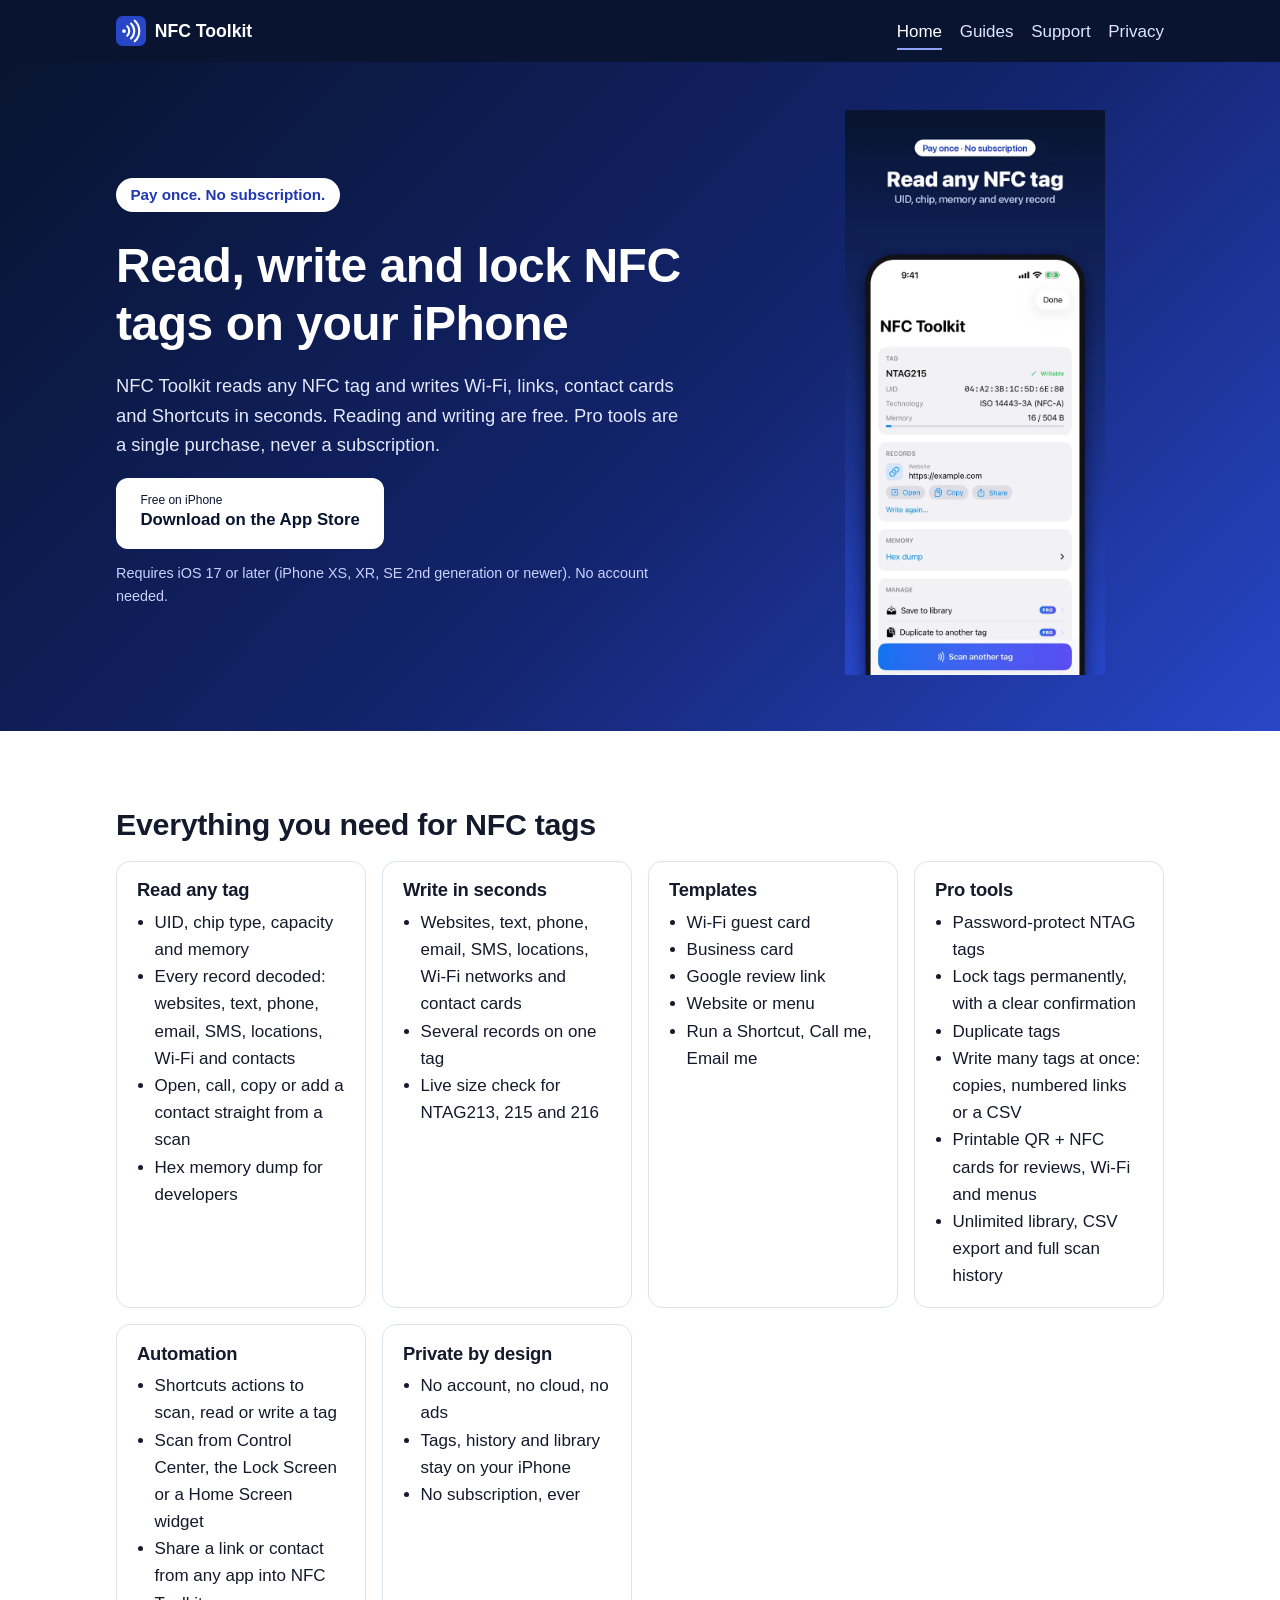
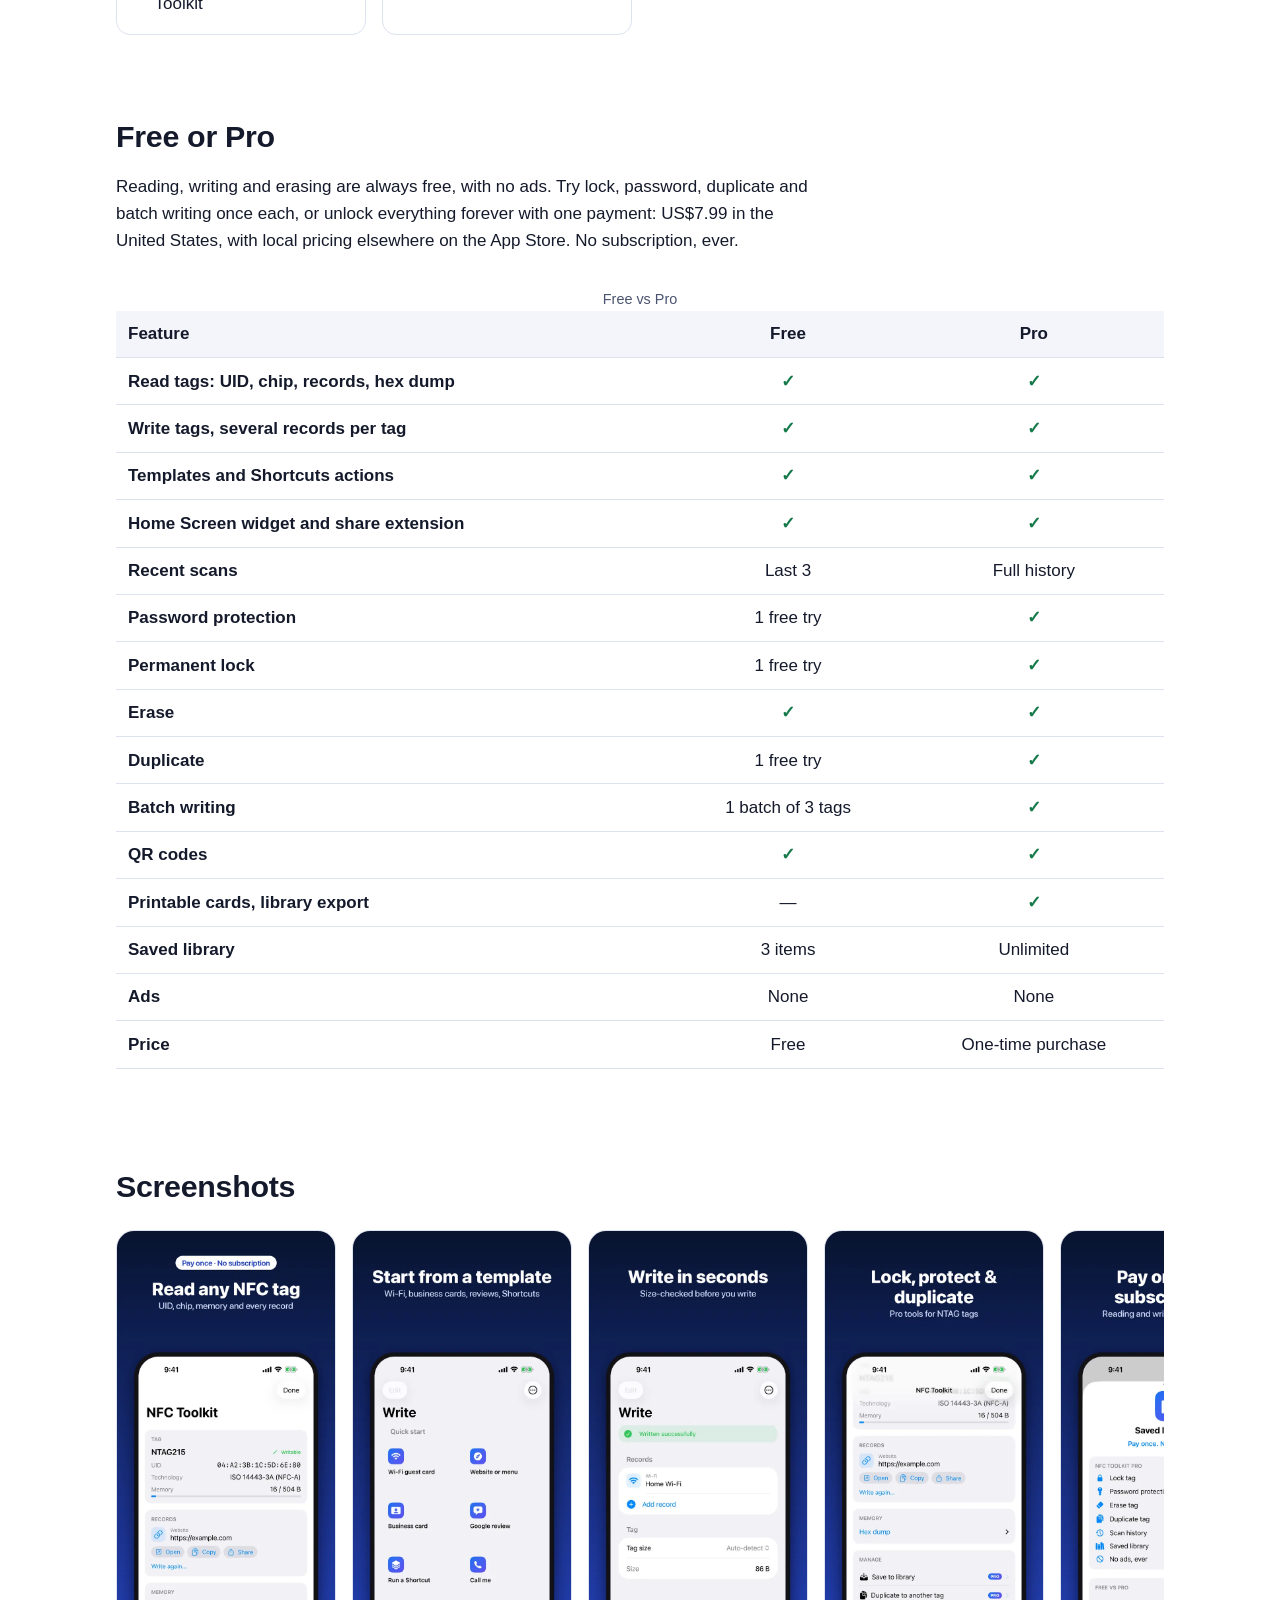
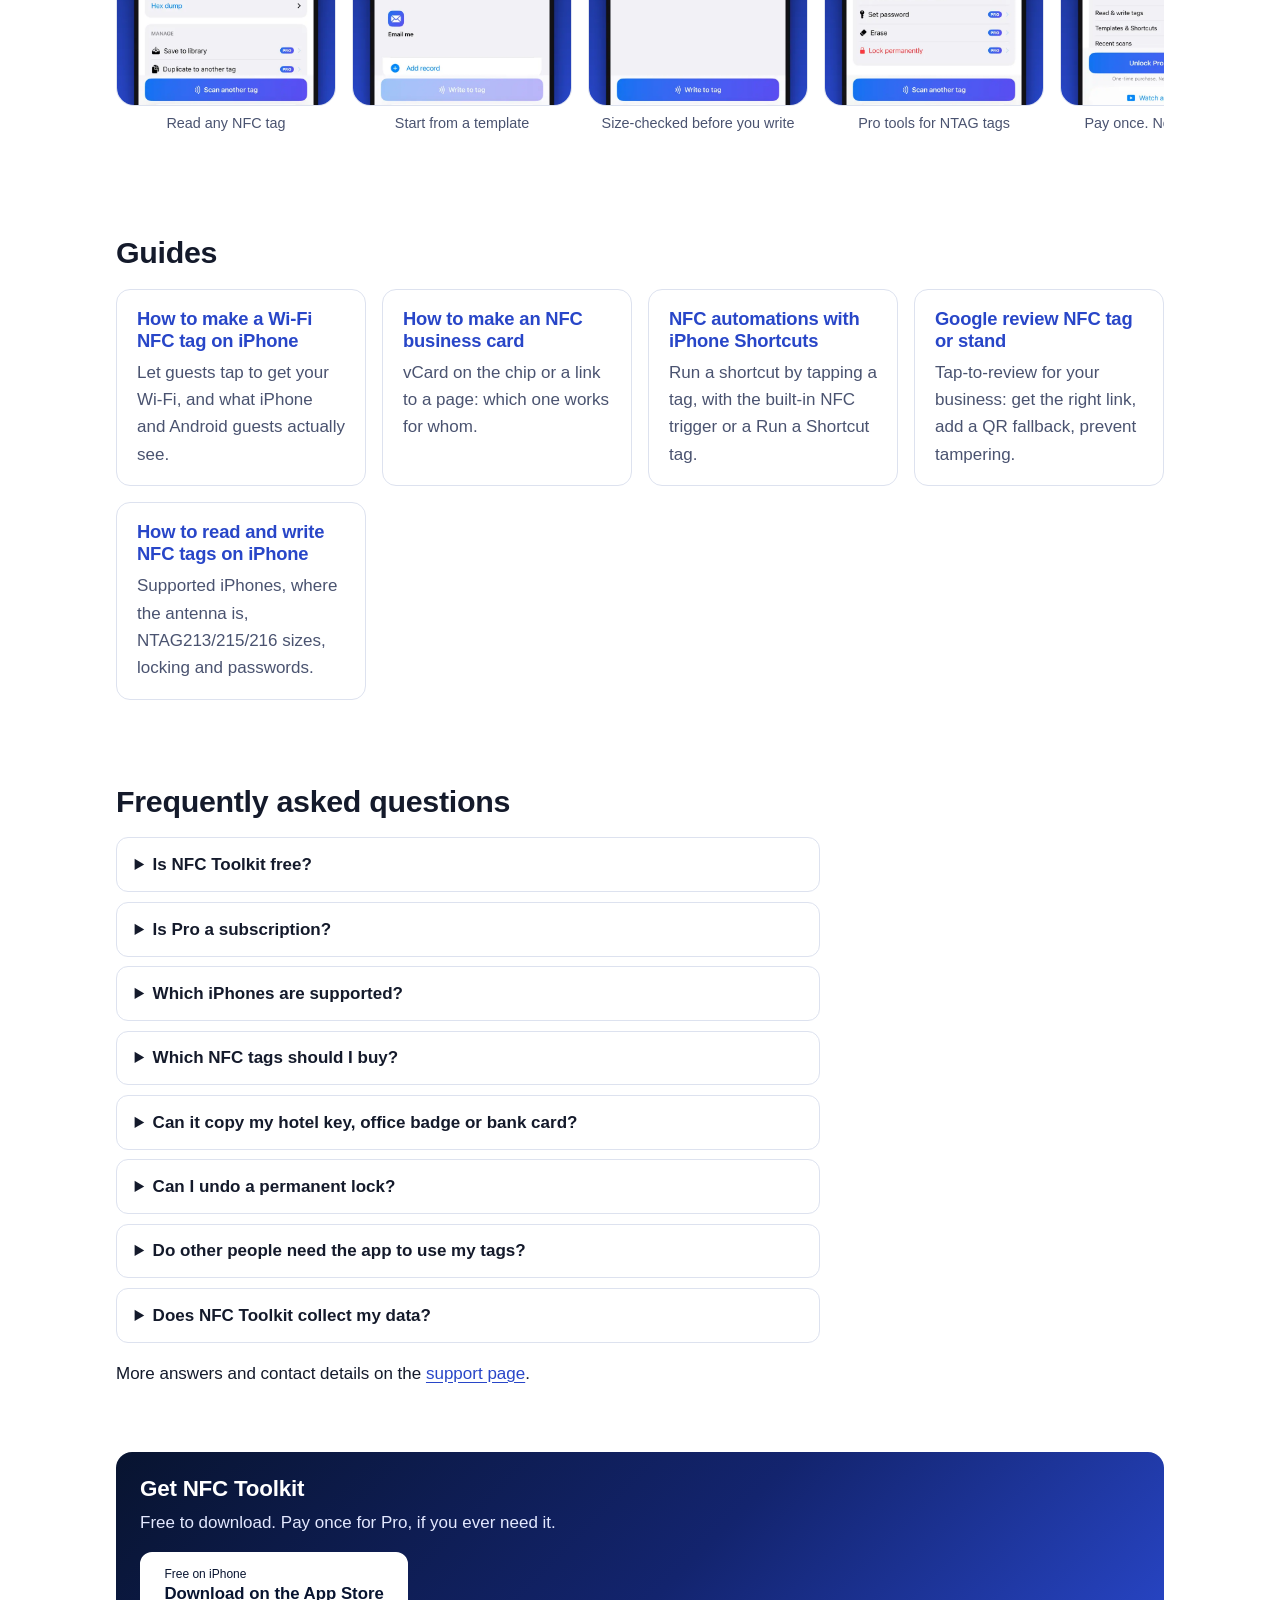
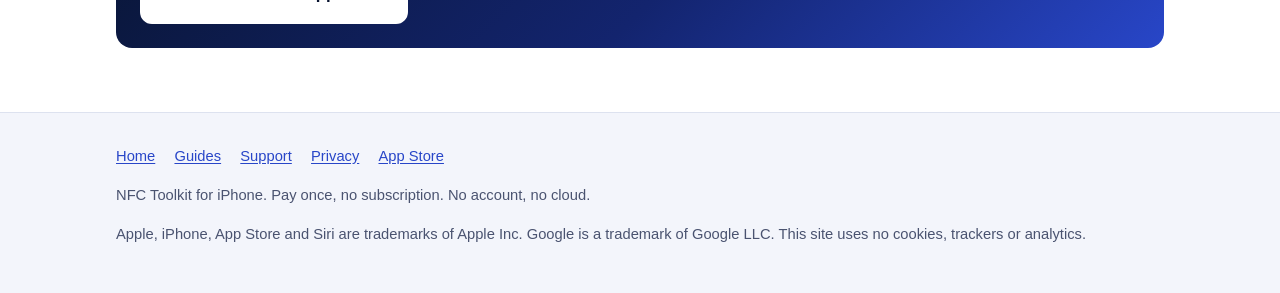
<file: index.html>
<!doctype html>
<html lang="en">
<head>
<meta charset="utf-8">
<meta name="viewport" content="width=device-width, initial-scale=1">
<title>NFC Toolkit – Read, Write &amp; Lock NFC Tags on iPhone</title>
<meta name="description" content="Read, write, lock and password-protect NFC tags on your iPhone. Templates for Wi-Fi, business cards, Google reviews and Shortcuts. Pay once, no subscription.">
<link rel="canonical" href="https://ggfresard.github.io/nfc-toolkit-site/">
<meta name="apple-itunes-app" content="app-id=6818562159">
<meta name="theme-color" content="#081430">
<meta property="og:type" content="website">
<meta property="og:site_name" content="NFC Toolkit">
<meta property="og:title" content="NFC Toolkit – Read, Write &amp; Lock NFC Tags on iPhone">
<meta property="og:description" content="Read, write, lock and password-protect NFC tags on your iPhone. Templates for Wi-Fi, business cards, Google reviews and Shortcuts. Pay once, no subscription.">
<meta property="og:url" content="https://ggfresard.github.io/nfc-toolkit-site/">
<meta property="og:image" content="https://ggfresard.github.io/nfc-toolkit-site/assets/img/screen-01.jpg">
<meta property="og:image:width" content="660">
<meta property="og:image:height" content="1434">
<meta property="og:image:alt" content="NFC Toolkit on iPhone showing a scanned NTAG215 tag">
<meta name="twitter:card" content="summary">
<meta name="twitter:title" content="NFC Toolkit – Read, Write &amp; Lock NFC Tags on iPhone">
<meta name="twitter:description" content="Read, write, lock and password-protect NFC tags on your iPhone. Templates for Wi-Fi, business cards, Google reviews and Shortcuts. Pay once, no subscription.">
<meta name="twitter:image" content="https://ggfresard.github.io/nfc-toolkit-site/assets/img/screen-01.jpg">
<link rel="icon" href="assets/icon.svg" type="image/svg+xml">
<link rel="stylesheet" href="assets/style.css">
<script type="application/ld+json">
{
 "@context": "https://schema.org",
 "@graph": [
  {
   "@type": "MobileApplication",
   "name": "NFC Toolkit",
   "operatingSystem": "iOS",
   "applicationCategory": "UtilitiesApplication",
   "description": "Read, write, lock, password-protect, erase and duplicate NFC tags on iPhone. Pay once, no subscription.",
   "url": "https://ggfresard.github.io/nfc-toolkit-site/",
   "installUrl": "https://apps.apple.com/app/id6818562159",
   "downloadUrl": "https://apps.apple.com/app/id6818562159",
   "image": "https://ggfresard.github.io/nfc-toolkit-site/assets/img/screen-01.jpg",
   "screenshot": [
    "https://ggfresard.github.io/nfc-toolkit-site/assets/img/screen-01.jpg",
    "https://ggfresard.github.io/nfc-toolkit-site/assets/img/screen-02.jpg",
    "https://ggfresard.github.io/nfc-toolkit-site/assets/img/screen-03.jpg",
    "https://ggfresard.github.io/nfc-toolkit-site/assets/img/screen-04.jpg",
    "https://ggfresard.github.io/nfc-toolkit-site/assets/img/screen-05.jpg"
   ],
   "offers": {
    "@type": "Offer",
    "price": "0",
    "priceCurrency": "USD"
   }
  },
  {
   "@type": "WebSite",
   "name": "NFC Toolkit",
   "url": "https://ggfresard.github.io/nfc-toolkit-site/",
   "inLanguage": "en"
  },
  {
   "@type": "FAQPage",
   "mainEntity": [
    {
     "@type": "Question",
     "name": "Is NFC Toolkit free?",
     "acceptedAnswer": {
      "@type": "Answer",
      "text": "Yes. Reading, writing and erasing tags, all templates and QR codes are free, with no ads. Lock, password protection, duplicate and batch writing can each be tried once for free. Pro, a single purchase, unlocks them all plus printable cards, full history and an unlimited library."
     }
    },
    {
     "@type": "Question",
     "name": "Is Pro a subscription?",
     "acceptedAnswer": {
      "@type": "Answer",
      "text": "No. Pro is a one-time purchase (US$7.99 in the United States; the App Store shows your local price). It unlocks every Pro tool forever. If you reinstall or change iPhone, use Restore purchases in the app."
     }
    },
    {
     "@type": "Question",
     "name": "Which iPhones are supported?",
     "acceptedAnswer": {
      "@type": "Answer",
      "text": "NFC Toolkit needs iOS 17 or later, which means iPhone XS, iPhone XR, iPhone SE (2nd generation) or any newer iPhone. Check the compatibility section on the App Store page for the current requirement. iPads don't have an NFC tag reader."
     }
    },
    {
     "@type": "Question",
     "name": "Which NFC tags should I buy?",
     "acceptedAnswer": {
      "@type": "Answer",
      "text": "NTAG213, NTAG215 or NTAG216 stickers, cards or key fobs. They work well with iPhone, and NFC Toolkit's size check, password protection and lock tools are built for them. Avoid MIFARE Classic tags: iPhones can't read or write them."
     }
    },
    {
     "@type": "Question",
     "name": "Can it copy my hotel key, office badge or bank card?",
     "acceptedAnswer": {
      "@type": "Answer",
      "text": "No. Duplicate copies the data (NDEF records) from one tag onto another writable tag. It doesn't clone a tag's UID, and it can't copy secured access cards or payment cards."
     }
    },
    {
     "@type": "Question",
     "name": "Can I undo a permanent lock?",
     "acceptedAnswer": {
      "@type": "Answer",
      "text": "No. Locking makes a tag read-only forever; no app can unlock it. NFC Toolkit asks you to type LOCK to confirm. If you might want to change the tag later, use password protection instead."
     }
    },
    {
     "@type": "Question",
     "name": "Do other people need the app to use my tags?",
     "acceptedAnswer": {
      "@type": "Answer",
      "text": "It depends on what you write. Website links, phone numbers, email and SMS open with the built-in NFC reader on iPhone XS and later and on most Android phones. iPhones don't act on Wi-Fi or contact records on their own; they need an NFC app."
     }
    },
    {
     "@type": "Question",
     "name": "Does NFC Toolkit collect my data?",
     "acceptedAnswer": {
      "@type": "Answer",
      "text": "Your tags, scan history and library stay on your iPhone. There is no account, no cloud, no ads and no analytics. See the privacy policy."
     }
    }
   ]
  }
 ]
}
</script>
</head>
<body>
<a class="skip" href="#main">Skip to content</a>
<header class="site-header">
<div class="wrap">
<a class="brand" href="./"><svg viewBox="0 0 64 64" aria-hidden="true" focusable="false"><rect width="64" height="64" rx="14" fill="#2846C8"/><g fill="none" stroke="#fff" stroke-width="4.5" stroke-linecap="round"><path d="M24 22a14 14 0 0 1 0 20"/><path d="M32 16a22 22 0 0 1 0 32"/><path d="M40 10a30 30 0 0 1 0 44"/></g><circle cx="17" cy="32" r="4" fill="#fff"/></svg><span>NFC Toolkit</span></a>
<nav class="site-nav" aria-label="Main"><ul><li><a href="./" aria-current="page">Home</a></li><li><a href="./#guides">Guides</a></li><li><a href="support.html">Support</a></li><li><a href="privacy.html">Privacy</a></li></ul></nav>
</div>
</header>
<main id="main">
<section class="hero">
<div class="wrap">
<div>
<p class="pill">Pay once. No subscription.</p>
<h1>Read, write and lock NFC tags on your iPhone</h1>
<p>NFC Toolkit reads any NFC tag and writes Wi-Fi, links, contact cards and Shortcuts in seconds. Reading and writing are free. Pro tools are a single purchase, never a subscription.</p>
<a class="btn" href="https://apps.apple.com/app/id6818562159"><span><small>Free on iPhone</small>Download on the App Store</span></a>
<p class="note">Requires iOS 17 or later (iPhone XS, XR, SE 2nd generation or newer). No account needed.</p>
</div>
<div class="shot"><picture><source srcset="assets/img/screen-01.webp" type="image/webp"><img src="assets/img/screen-01.jpg" width="660" height="1434" alt="Scan result showing an NTAG215 tag with its UID, memory use, a website record and Open, Copy and Share buttons" fetchpriority="high" decoding="async"></picture></div>
</div>
</section>
<div class="wrap">
<section aria-labelledby="features"><h2 id="features">Everything you need for NFC tags</h2>
<div class="grid"><div class="card"><h3>Read any tag</h3><ul><li>UID, chip type, capacity and memory</li><li>Every record decoded: websites, text, phone, email, SMS, locations, Wi-Fi and contacts</li><li>Open, call, copy or add a contact straight from a scan</li><li>Hex memory dump for developers</li></ul></div><div class="card"><h3>Write in seconds</h3><ul><li>Websites, text, phone, email, SMS, locations, Wi-Fi networks and contact cards</li><li>Several records on one tag</li><li>Live size check for NTAG213, 215 and 216</li></ul></div><div class="card"><h3>Templates</h3><ul><li>Wi-Fi guest card</li><li>Business card</li><li>Google review link</li><li>Website or menu</li><li>Run a Shortcut, Call me, Email me</li></ul></div><div class="card"><h3>Pro tools</h3><ul><li>Password-protect NTAG tags</li><li>Lock tags permanently, with a clear confirmation</li><li>Duplicate tags</li><li>Write many tags at once: copies, numbered links or a CSV</li><li>Printable QR + NFC cards for reviews, Wi-Fi and menus</li><li>Unlimited library, CSV export and full scan history</li></ul></div><div class="card"><h3>Automation</h3><ul><li>Shortcuts actions to scan, read or write a tag</li><li>Scan from Control Center, the Lock Screen or a Home Screen widget</li><li>Share a link or contact from any app into NFC Toolkit</li></ul></div><div class="card"><h3>Private by design</h3><ul><li>No account, no cloud, no ads</li><li>Tags, history and library stay on your iPhone</li><li>No subscription, ever</li></ul></div></div></section>
<section aria-labelledby="pricing"><h2 id="pricing">Free or Pro</h2>
<p class="prose">Reading, writing and erasing are always free, with no ads. Try lock, password, duplicate and batch writing once each, or unlock everything forever with one payment: US$7.99 in the United States, with local pricing elsewhere on the App Store. No subscription, ever.</p>
<div class="table-wrap"><table><caption class="meta">Free vs Pro</caption><thead><tr><th scope="col">Feature</th><th scope="col" class="c">Free</th><th scope="col" class="c">Pro</th></tr></thead><tbody><tr><th scope="row">Read tags: UID, chip, records, hex dump</th><td class="c"><span class="yes" aria-label="Included">✓</span></td><td class="c"><span class="yes" aria-label="Included">✓</span></td></tr><tr><th scope="row">Write tags, several records per tag</th><td class="c"><span class="yes" aria-label="Included">✓</span></td><td class="c"><span class="yes" aria-label="Included">✓</span></td></tr><tr><th scope="row">Templates and Shortcuts actions</th><td class="c"><span class="yes" aria-label="Included">✓</span></td><td class="c"><span class="yes" aria-label="Included">✓</span></td></tr><tr><th scope="row">Home Screen widget and share extension</th><td class="c"><span class="yes" aria-label="Included">✓</span></td><td class="c"><span class="yes" aria-label="Included">✓</span></td></tr><tr><th scope="row">Recent scans</th><td class="c">Last 3</td><td class="c">Full history</td></tr><tr><th scope="row">Password protection</th><td class="c">1 free try</td><td class="c"><span class="yes" aria-label="Included">✓</span></td></tr><tr><th scope="row">Permanent lock</th><td class="c">1 free try</td><td class="c"><span class="yes" aria-label="Included">✓</span></td></tr><tr><th scope="row">Erase</th><td class="c"><span class="yes" aria-label="Included">✓</span></td><td class="c"><span class="yes" aria-label="Included">✓</span></td></tr><tr><th scope="row">Duplicate</th><td class="c">1 free try</td><td class="c"><span class="yes" aria-label="Included">✓</span></td></tr><tr><th scope="row">Batch writing</th><td class="c">1 batch of 3 tags</td><td class="c"><span class="yes" aria-label="Included">✓</span></td></tr><tr><th scope="row">QR codes</th><td class="c"><span class="yes" aria-label="Included">✓</span></td><td class="c"><span class="yes" aria-label="Included">✓</span></td></tr><tr><th scope="row">Printable cards, library export</th><td class="c">—</td><td class="c"><span class="yes" aria-label="Included">✓</span></td></tr><tr><th scope="row">Saved library</th><td class="c">3 items</td><td class="c">Unlimited</td></tr><tr><th scope="row">Ads</th><td class="c">None</td><td class="c">None</td></tr><tr><th scope="row">Price</th><td class="c">Free</td><td class="c">One-time purchase</td></tr></tbody></table></div></section>
<section aria-labelledby="screens"><h2 id="screens">Screenshots</h2>
<div class="shots" tabindex="0" aria-label="App screenshots, scroll horizontally"><figure><picture><source srcset="assets/img/screen-01.webp" type="image/webp"><img src="assets/img/screen-01.jpg" width="660" height="1434" alt="Scan result showing an NTAG215 tag with its UID, memory use, a website record and Open, Copy and Share buttons" loading="lazy" decoding="async"></picture><figcaption>Read any NFC tag</figcaption></figure><figure><picture><source srcset="assets/img/screen-02.webp" type="image/webp"><img src="assets/img/screen-02.jpg" width="660" height="1434" alt="Write tab with templates: Wi-Fi guest card, Website or menu, Business card, Google review, Run a Shortcut, Call me and Email me" loading="lazy" decoding="async"></picture><figcaption>Start from a template</figcaption></figure><figure><picture><source srcset="assets/img/screen-03.webp" type="image/webp"><img src="assets/img/screen-03.jpg" width="660" height="1434" alt="Write tab after writing a Wi-Fi record, showing Written successfully and an 86-byte size" loading="lazy" decoding="async"></picture><figcaption>Size-checked before you write</figcaption></figure><figure><picture><source srcset="assets/img/screen-04.webp" type="image/webp"><img src="assets/img/screen-04.jpg" width="660" height="1434" alt="Manage section with Save to library, Duplicate, Set password, Erase and Lock permanently, each marked Pro" loading="lazy" decoding="async"></picture><figcaption>Pro tools for NTAG tags</figcaption></figure><figure><picture><source srcset="assets/img/screen-05.webp" type="image/webp"><img src="assets/img/screen-05.jpg" width="660" height="1434" alt="Pro page listing lock, password, erase, duplicate, history, library and no ads, with a one-time Unlock Pro button and an option to watch an ad to use once" loading="lazy" decoding="async"></picture><figcaption>Pay once. No subscription.</figcaption></figure></div></section>
<section aria-labelledby="guides"><h2 id="guides">Guides</h2>
<div class="grid"><a class="card" href="guides/wifi-nfc-tag.html"><h3>How to make a Wi-Fi NFC tag on iPhone</h3><p>Let guests tap to get your Wi-Fi, and what iPhone and Android guests actually see.</p></a><a class="card" href="guides/nfc-business-card.html"><h3>How to make an NFC business card</h3><p>vCard on the chip or a link to a page: which one works for whom.</p></a><a class="card" href="guides/iphone-shortcuts-nfc-automation.html"><h3>NFC automations with iPhone Shortcuts</h3><p>Run a shortcut by tapping a tag, with the built-in NFC trigger or a Run a Shortcut tag.</p></a><a class="card" href="guides/google-review-nfc-tag.html"><h3>Google review NFC tag or stand</h3><p>Tap-to-review for your business: get the right link, add a QR fallback, prevent tampering.</p></a><a class="card" href="guides/read-write-nfc-tags-iphone.html"><h3>How to read and write NFC tags on iPhone</h3><p>Supported iPhones, where the antenna is, NTAG213/215/216 sizes, locking and passwords.</p></a></div></section>
<section aria-labelledby="faq" class="prose"><h2 id="faq">Frequently asked questions</h2>
<details><summary>Is NFC Toolkit free?</summary><p>Yes. Reading, writing and erasing tags, all templates and QR codes are free, with no ads. Lock, password protection, duplicate and batch writing can each be tried once for free. Pro, a single purchase, unlocks them all plus printable cards, full history and an unlimited library.</p></details><details><summary>Is Pro a subscription?</summary><p>No. Pro is a one-time purchase (US$7.99 in the United States; the App Store shows your local price). It unlocks every Pro tool forever. If you reinstall or change iPhone, use Restore purchases in the app.</p></details><details><summary>Which iPhones are supported?</summary><p>NFC Toolkit needs iOS 17 or later, which means iPhone XS, iPhone XR, iPhone SE (2nd generation) or any newer iPhone. Check the compatibility section on the App Store page for the current requirement. iPads don't have an NFC tag reader.</p></details><details><summary>Which NFC tags should I buy?</summary><p>NTAG213, NTAG215 or NTAG216 stickers, cards or key fobs. They work well with iPhone, and NFC Toolkit's size check, password protection and lock tools are built for them. Avoid MIFARE Classic tags: iPhones can't read or write them.</p></details><details><summary>Can it copy my hotel key, office badge or bank card?</summary><p>No. Duplicate copies the data (NDEF records) from one tag onto another writable tag. It doesn't clone a tag's UID, and it can't copy secured access cards or payment cards.</p></details><details><summary>Can I undo a permanent lock?</summary><p>No. Locking makes a tag read-only forever; no app can unlock it. NFC Toolkit asks you to type LOCK to confirm. If you might want to change the tag later, use password protection instead.</p></details><details><summary>Do other people need the app to use my tags?</summary><p>It depends on what you write. Website links, phone numbers, email and SMS open with the built-in NFC reader on iPhone XS and later and on most Android phones. iPhones don't act on Wi-Fi or contact records on their own; they need an NFC app.</p></details><details><summary>Does NFC Toolkit collect my data?</summary><p>Your tags, scan history and library stay on your iPhone. There is no account and no cloud. The free version's optional ads come from Google AdMob, which may collect device identifiers. See the <a href="privacy.html">privacy policy</a>.</p></details>
<p>More answers and contact details on the <a href="support.html">support page</a>.</p></section>
<aside class="cta" aria-label="Get the app"><h2>Get NFC Toolkit</h2><p>Free to download. Pay once for Pro, if you ever need it.</p><a class="btn" href="https://apps.apple.com/app/id6818562159"><span><small>Free on iPhone</small>Download on the App Store</span></a></aside>
</div>
</main>
<footer class="site-footer">
<div class="wrap">
<nav aria-label="Footer"><ul><li><a href="./" aria-current="page">Home</a></li><li><a href="./#guides">Guides</a></li><li><a href="support.html">Support</a></li><li><a href="privacy.html">Privacy</a></li><li><a href="https://apps.apple.com/app/id6818562159">App Store</a></li></ul></nav>
<p>NFC Toolkit for iPhone. Pay once, no subscription. No account, no cloud.</p>
<p>Apple, iPhone, App Store and Siri are trademarks of Apple Inc. Google is a trademark of Google LLC. This site uses no cookies, trackers or analytics.</p>
</div>
</footer>
</body>
</html>
</file>
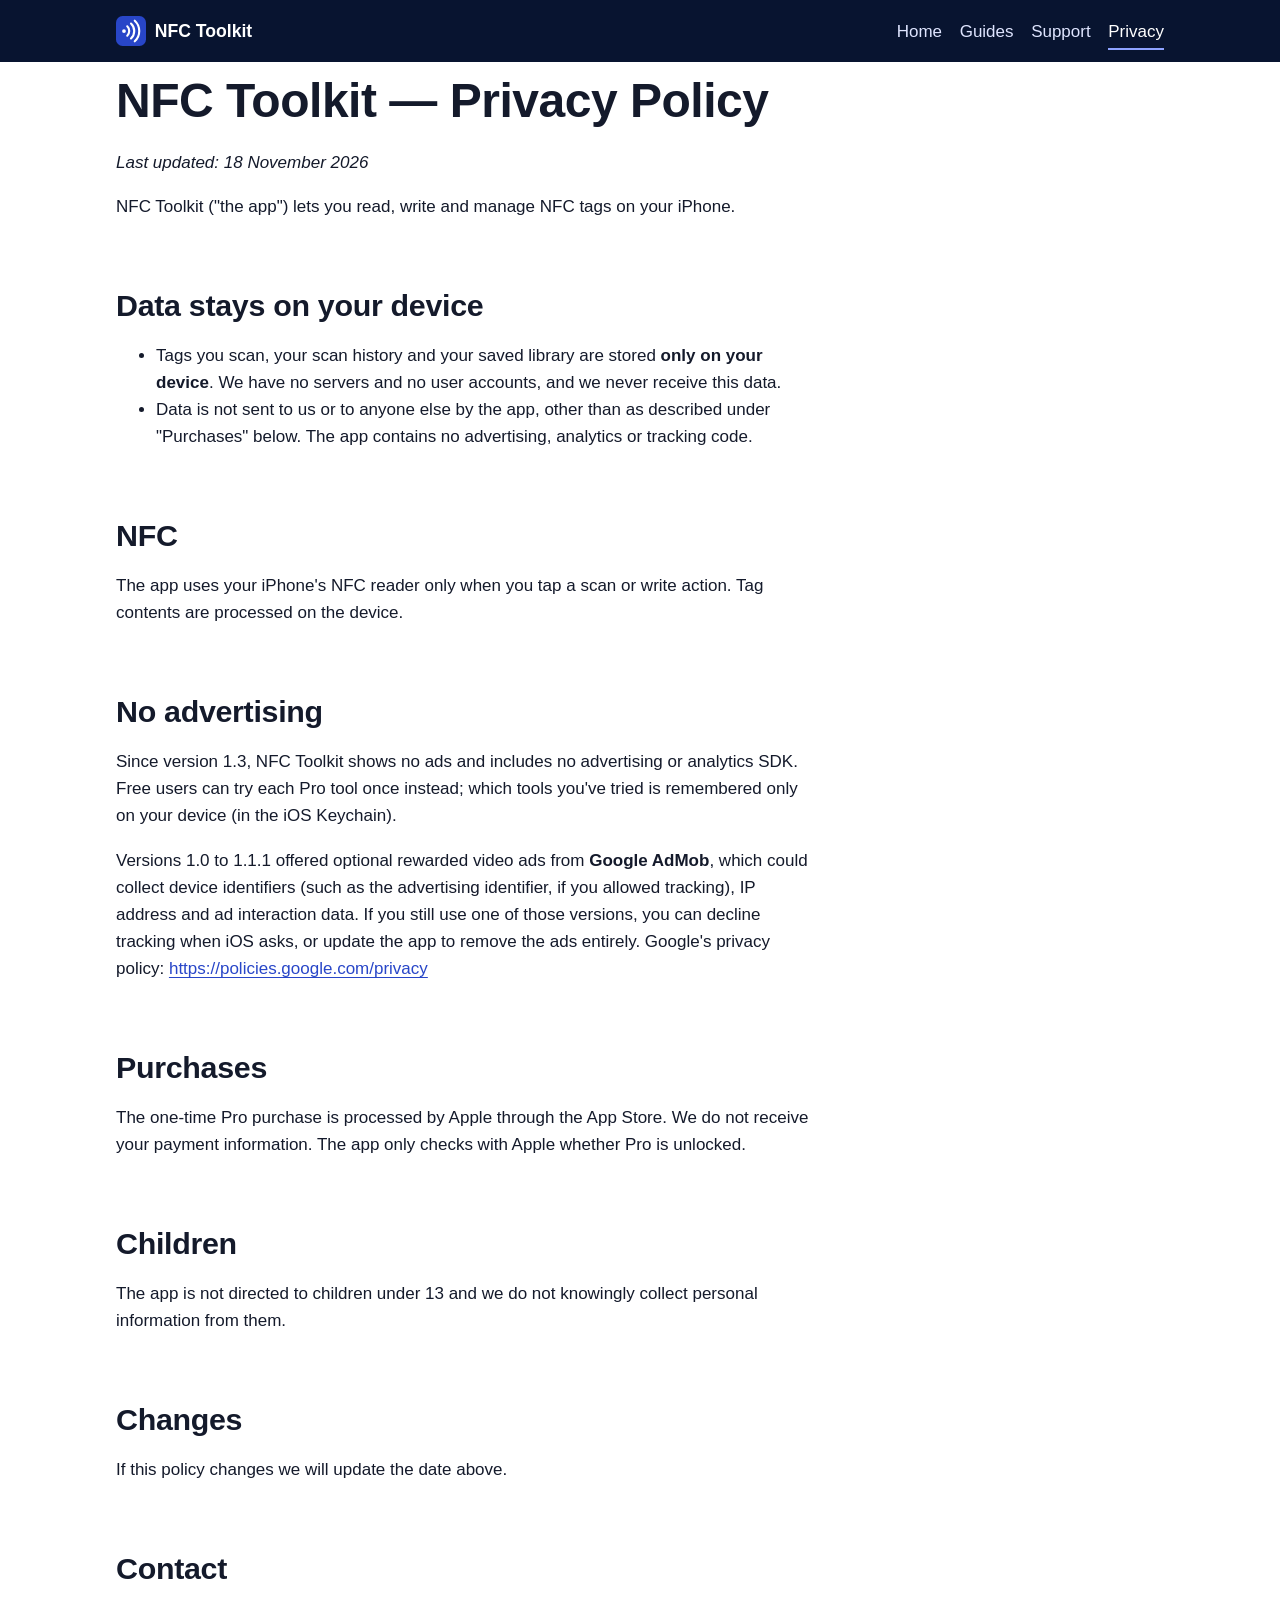
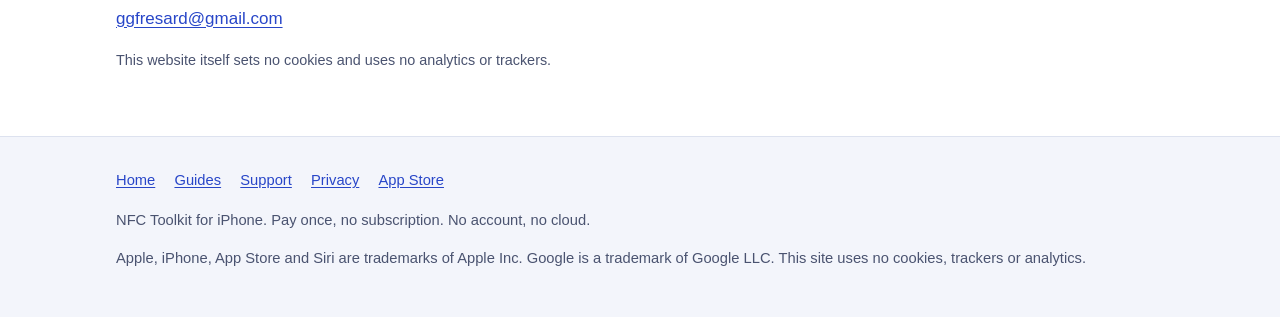
<file: privacy.html>
<!doctype html>
<html lang="en">
<head>
<meta charset="utf-8">
<meta name="viewport" content="width=device-width, initial-scale=1">
<title>Privacy Policy – NFC Toolkit</title>
<meta name="description" content="NFC Toolkit privacy policy: your tags, history and library stay on your iPhone. No account, no servers, no ads, no analytics.">
<link rel="canonical" href="https://ggfresard.github.io/nfc-toolkit-site/privacy.html">
<meta name="apple-itunes-app" content="app-id=6818562159">
<meta name="theme-color" content="#081430">
<meta property="og:type" content="website">
<meta property="og:site_name" content="NFC Toolkit">
<meta property="og:title" content="Privacy Policy – NFC Toolkit">
<meta property="og:description" content="NFC Toolkit privacy policy: your tags, history and library stay on your iPhone. No account, no servers, no ads, no analytics.">
<meta property="og:url" content="https://ggfresard.github.io/nfc-toolkit-site/privacy.html">
<meta property="og:image" content="https://ggfresard.github.io/nfc-toolkit-site/assets/img/screen-01.jpg">
<meta property="og:image:width" content="660">
<meta property="og:image:height" content="1434">
<meta property="og:image:alt" content="NFC Toolkit on iPhone showing a scanned NTAG215 tag">
<meta name="twitter:card" content="summary">
<meta name="twitter:title" content="Privacy Policy – NFC Toolkit">
<meta name="twitter:description" content="NFC Toolkit privacy policy: your tags, history and library stay on your iPhone. No account, no servers, no ads, no analytics.">
<meta name="twitter:image" content="https://ggfresard.github.io/nfc-toolkit-site/assets/img/screen-01.jpg">
<link rel="icon" href="assets/icon.svg" type="image/svg+xml">
<link rel="stylesheet" href="assets/style.css">
<script type="application/ld+json">
{
 "@context": "https://schema.org",
 "@type": "WebPage",
 "name": "NFC Toolkit Privacy Policy",
 "url": "https://ggfresard.github.io/nfc-toolkit-site/privacy.html",
 "dateModified": "2026-10-02"
}
</script>
</head>
<body>
<a class="skip" href="#main">Skip to content</a>
<header class="site-header">
<div class="wrap">
<a class="brand" href="./"><svg viewBox="0 0 64 64" aria-hidden="true" focusable="false"><rect width="64" height="64" rx="14" fill="#2846C8"/><g fill="none" stroke="#fff" stroke-width="4.5" stroke-linecap="round"><path d="M24 22a14 14 0 0 1 0 20"/><path d="M32 16a22 22 0 0 1 0 32"/><path d="M40 10a30 30 0 0 1 0 44"/></g><circle cx="17" cy="32" r="4" fill="#fff"/></svg><span>NFC Toolkit</span></a>
<nav class="site-nav" aria-label="Main"><ul><li><a href="./">Home</a></li><li><a href="./#guides">Guides</a></li><li><a href="support.html">Support</a></li><li><a href="privacy.html" aria-current="page">Privacy</a></li></ul></nav>
</div>
</header>
<main id="main">
<div class="wrap"><article class="prose">
<h1>NFC Toolkit — Privacy Policy</h1>
<p><em>Last updated: 18 November 2026</em></p>
<p>NFC Toolkit ("the app") lets you read, write and manage NFC tags on your iPhone.</p>
<h2>Data stays on your device</h2>
<ul>
<li>Tags you scan, your scan history and your saved library are stored <strong>only on your device</strong>. We have no servers and no user accounts, and we never receive this data.</li>
<li>Data is not sent to us or to anyone else by the app, other than as described under "Purchases" below. The app contains no advertising, analytics or tracking code.</li>
</ul>
<h2>NFC</h2>
<p>The app uses your iPhone's NFC reader only when you tap a scan or write action. Tag contents are processed on the device.</p>
<h2>No advertising</h2>
<p>Since version 1.3, NFC Toolkit shows no ads and includes no advertising or analytics SDK. Free users can try each Pro tool once instead; which tools you've tried is remembered only on your device (in the iOS Keychain).</p>
<p>Versions 1.0 to 1.1.1 offered optional rewarded video ads from <strong>Google AdMob</strong>, which could collect device identifiers (such as the advertising identifier, if you allowed tracking), IP address and ad interaction data. If you still use one of those versions, you can decline tracking when iOS asks, or update the app to remove the ads entirely. Google's privacy policy: <a href="https://policies.google.com/privacy">https://policies.google.com/privacy</a></p>
<h2>Purchases</h2>
<p>The one-time Pro purchase is processed by Apple through the App Store. We do not receive your payment information. The app only checks with Apple whether Pro is unlocked.</p>
<h2>Children</h2>
<p>The app is not directed to children under 13 and we do not knowingly collect personal information from them.</p>
<h2>Changes</h2>
<p>If this policy changes we will update the date above.</p>
<h2>Contact</h2>
<p><a href="mailto:ggfresard@gmail.com">ggfresard@gmail.com</a></p>
<p class="meta">This website itself sets no cookies and uses no analytics or trackers.</p>
</article></div>
</main>
<footer class="site-footer">
<div class="wrap">
<nav aria-label="Footer"><ul><li><a href="./">Home</a></li><li><a href="./#guides">Guides</a></li><li><a href="support.html">Support</a></li><li><a href="privacy.html" aria-current="page">Privacy</a></li><li><a href="https://apps.apple.com/app/id6818562159">App Store</a></li></ul></nav>
<p>NFC Toolkit for iPhone. Pay once, no subscription. No account, no cloud.</p>
<p>Apple, iPhone, App Store and Siri are trademarks of Apple Inc. Google is a trademark of Google LLC. This site uses no cookies, trackers or analytics.</p>
</div>
</footer>
</body>
</html>
</file>
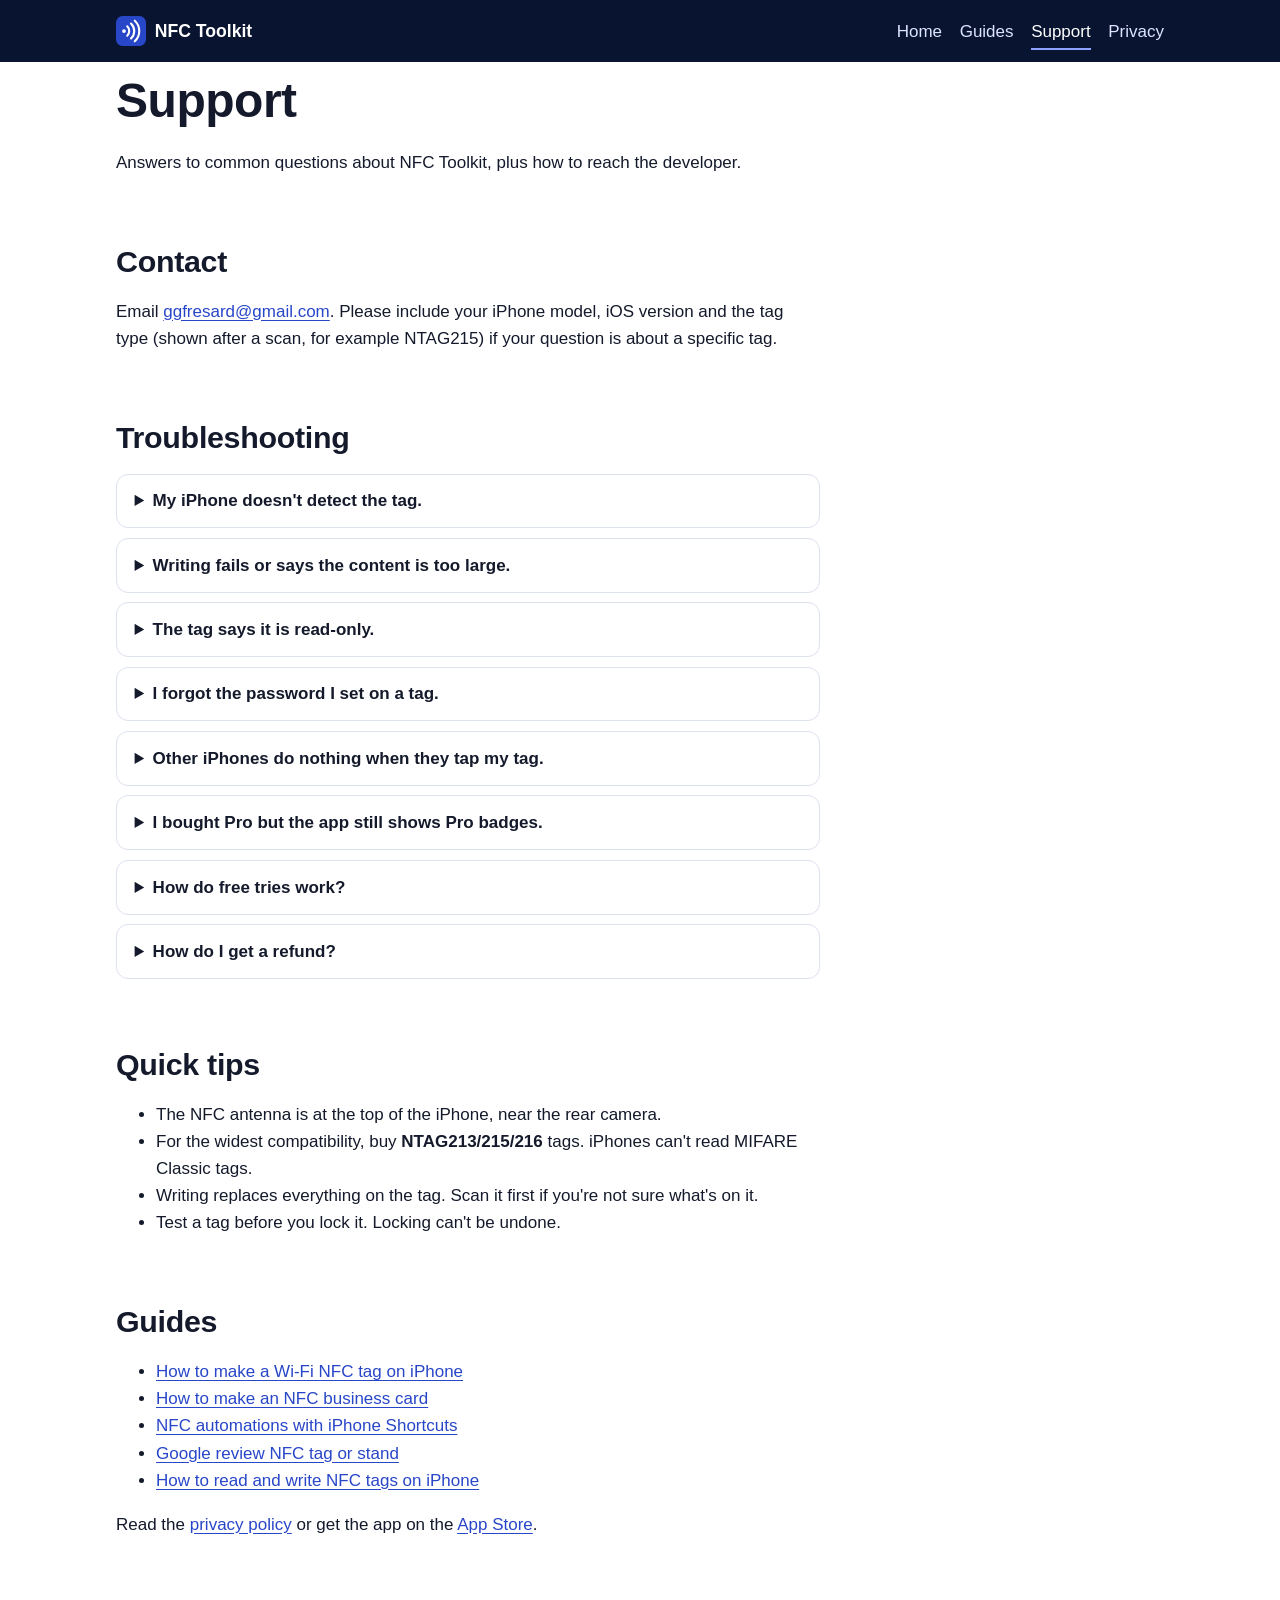
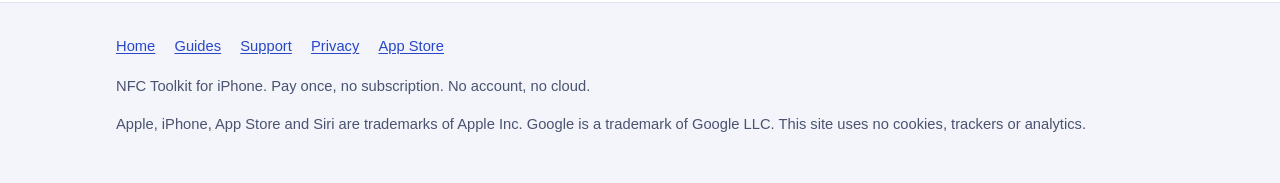
<file: support.html>
<!doctype html>
<html lang="en">
<head>
<meta charset="utf-8">
<meta name="viewport" content="width=device-width, initial-scale=1">
<title>Support &amp; Troubleshooting – NFC Toolkit</title>
<meta name="description" content="Help for NFC Toolkit on iPhone: tags not detected, write errors, locked or password-protected tags, restoring Pro, and how to contact the developer.">
<link rel="canonical" href="https://ggfresard.github.io/nfc-toolkit-site/support.html">
<meta name="apple-itunes-app" content="app-id=6818562159">
<meta name="theme-color" content="#081430">
<meta property="og:type" content="website">
<meta property="og:site_name" content="NFC Toolkit">
<meta property="og:title" content="Support &amp; Troubleshooting – NFC Toolkit">
<meta property="og:description" content="Help for NFC Toolkit on iPhone: tags not detected, write errors, locked or password-protected tags, restoring Pro, and how to contact the developer.">
<meta property="og:url" content="https://ggfresard.github.io/nfc-toolkit-site/support.html">
<meta property="og:image" content="https://ggfresard.github.io/nfc-toolkit-site/assets/img/screen-01.jpg">
<meta property="og:image:width" content="660">
<meta property="og:image:height" content="1434">
<meta property="og:image:alt" content="NFC Toolkit on iPhone showing a scanned NTAG215 tag">
<meta name="twitter:card" content="summary">
<meta name="twitter:title" content="Support &amp; Troubleshooting – NFC Toolkit">
<meta name="twitter:description" content="Help for NFC Toolkit on iPhone: tags not detected, write errors, locked or password-protected tags, restoring Pro, and how to contact the developer.">
<meta name="twitter:image" content="https://ggfresard.github.io/nfc-toolkit-site/assets/img/screen-01.jpg">
<link rel="icon" href="assets/icon.svg" type="image/svg+xml">
<link rel="stylesheet" href="assets/style.css">
<script type="application/ld+json">
{
 "@context": "https://schema.org",
 "@type": "FAQPage",
 "mainEntity": [
  {
   "@type": "Question",
   "name": "My iPhone doesn't detect the tag.",
   "acceptedAnswer": {
    "@type": "Answer",
    "text": "Tap Scan first, then hold the top edge of your iPhone flat against the tag and keep it still for a second. Remove metal or magnetic accessories (wallet cases, MagSafe wallets, metal plates). Standard tags don't work on metal surfaces; use on-metal tags there. Some key fobs are 125 kHz RFID, not NFC, and no phone can read them."
   }
  },
  {
   "@type": "Question",
   "name": "Writing fails or says the content is too large.",
   "acceptedAnswer": {
    "@type": "Answer",
    "text": "Check the size meter on the Write tab. NTAG213 holds 144 bytes, NTAG215 504 bytes and NTAG216 888 bytes. Remove fields or records, or use a bigger tag. Writing also fails if the tag is locked (read-only) or password-protected."
   }
  },
  {
   "@type": "Question",
   "name": "The tag says it is read-only.",
   "acceptedAnswer": {
    "@type": "Answer",
    "text": "It was locked permanently, by you or by the manufacturer. Locked tags can't be rewritten, erased or unlocked by any app. Use a new tag."
   }
  },
  {
   "@type": "Question",
   "name": "I forgot the password I set on a tag.",
   "acceptedAnswer": {
    "@type": "Answer",
    "text": "The password can't be recovered or reset. Other phones can still read the tag (unless you also required the password to read), but it can't be rewritten without the password. Use a new tag."
   }
  },
  {
   "@type": "Question",
   "name": "Other iPhones do nothing when they tap my tag.",
   "acceptedAnswer": {
    "@type": "Answer",
    "text": "iPhones open website links, phone, email and SMS records from a tag without an app only on iPhone XS and later, and only while the iPhone is in use. iPhones don't act on Wi-Fi or contact records without an NFC app. iPhone 7, 8 and X always need an app. Adding a QR code next to the tag helps everyone."
   }
  },
  {
   "@type": "Question",
   "name": "I bought Pro but the app still shows Pro badges.",
   "acceptedAnswer": {
    "@type": "Answer",
    "text": "Open the Pro tab and tap Restore purchases while signed in with the same Apple Account you used to buy. Pro is a one-time purchase and is restored for free."
   }
  },
  {
   "@type": "Question",
   "name": "How do free tries work?",
   "acceptedAnswer": {
    "@type": "Answer",
    "text": "Lock, password protection, duplicate and batch writing (up to 3 tags) can each be used once for free. A try only counts when the tag operation succeeds, so a cancelled or failed scan keeps it. Pro unlocks them all for good."
   }
  },
  {
   "@type": "Question",
   "name": "How do I get a refund?",
   "acceptedAnswer": {
    "@type": "Answer",
    "text": "Purchases are handled by Apple. Request a refund at reportaproblem.apple.com."
   }
  }
 ]
}
</script>
</head>
<body>
<a class="skip" href="#main">Skip to content</a>
<header class="site-header">
<div class="wrap">
<a class="brand" href="./"><svg viewBox="0 0 64 64" aria-hidden="true" focusable="false"><rect width="64" height="64" rx="14" fill="#2846C8"/><g fill="none" stroke="#fff" stroke-width="4.5" stroke-linecap="round"><path d="M24 22a14 14 0 0 1 0 20"/><path d="M32 16a22 22 0 0 1 0 32"/><path d="M40 10a30 30 0 0 1 0 44"/></g><circle cx="17" cy="32" r="4" fill="#fff"/></svg><span>NFC Toolkit</span></a>
<nav class="site-nav" aria-label="Main"><ul><li><a href="./">Home</a></li><li><a href="./#guides">Guides</a></li><li><a href="support.html" aria-current="page">Support</a></li><li><a href="privacy.html">Privacy</a></li></ul></nav>
</div>
</header>
<main id="main">
<div class="wrap"><article class="prose">
<h1>Support</h1>
<p>Answers to common questions about NFC Toolkit, plus how to reach the developer.</p>
<h2 id="contact">Contact</h2>
<p>Email <a href="mailto:ggfresard@gmail.com?subject=NFC%20Toolkit%20support">ggfresard@gmail.com</a>. Please include your iPhone model, iOS version and the tag type (shown after a scan, for example NTAG215) if your question is about a specific tag.</p>
<h2>Troubleshooting</h2>
<details><summary>My iPhone doesn't detect the tag.</summary><p>Tap Scan first, then hold the <strong>top edge</strong> of your iPhone flat against the tag and keep it still for a second. Remove metal or magnetic accessories (wallet cases, MagSafe wallets, metal plates). Standard tags don't work on metal surfaces; use on-metal tags there. Some key fobs are 125 kHz RFID, not NFC, and no phone can read them.</p></details><details><summary>Writing fails or says the content is too large.</summary><p>Check the size meter on the Write tab. NTAG213 holds 144 bytes, NTAG215 504 bytes and NTAG216 888 bytes. Remove fields or records, or use a bigger tag. Writing also fails if the tag is locked (read-only) or password-protected.</p></details><details><summary>The tag says it is read-only.</summary><p>It was locked permanently, by you or by the manufacturer. Locked tags can't be rewritten, erased or unlocked by any app. Use a new tag.</p></details><details><summary>I forgot the password I set on a tag.</summary><p>The password can't be recovered or reset. Other phones can still read the tag (unless you also required the password to read), but it can't be rewritten without the password. Use a new tag.</p></details><details><summary>Other iPhones do nothing when they tap my tag.</summary><p>iPhones open website links, phone, email and SMS records from a tag without an app only on iPhone XS and later, and only while the iPhone is in use. iPhones don't act on Wi-Fi or contact records without an NFC app. iPhone 7, 8 and X always need an app. Adding a QR code next to the tag helps everyone.</p></details><details><summary>I bought Pro but the app still shows Pro badges.</summary><p>Open the Pro tab and tap Restore purchases while signed in with the same Apple Account you used to buy. Pro is a one-time purchase and is restored for free.</p></details><details><summary>How do free tries work?</summary><p>Lock, password protection, duplicate and batch writing (up to 3 tags) can each be used once for free. A try only counts when the tag operation succeeds, so a cancelled or failed scan keeps it. Pro unlocks them all for good.</p></details><details><summary>How do I get a refund?</summary><p>Purchases are handled by Apple. Request a refund at <a href="https://reportaproblem.apple.com">reportaproblem.apple.com</a>.</p></details>
<h2>Quick tips</h2>
<ul>
<li>The NFC antenna is at the top of the iPhone, near the rear camera.</li>
<li>For the widest compatibility, buy <strong>NTAG213/215/216</strong> tags. iPhones can't read MIFARE Classic tags.</li>
<li>Writing replaces everything on the tag. Scan it first if you're not sure what's on it.</li>
<li>Test a tag before you lock it. Locking can't be undone.</li>
</ul>
<h2>Guides</h2>
<ul><li><a href="guides/wifi-nfc-tag.html">How to make a Wi-Fi NFC tag on iPhone</a></li><li><a href="guides/nfc-business-card.html">How to make an NFC business card</a></li><li><a href="guides/iphone-shortcuts-nfc-automation.html">NFC automations with iPhone Shortcuts</a></li><li><a href="guides/google-review-nfc-tag.html">Google review NFC tag or stand</a></li><li><a href="guides/read-write-nfc-tags-iphone.html">How to read and write NFC tags on iPhone</a></li></ul>
<p>Read the <a href="privacy.html">privacy policy</a> or get the app on the <a href="https://apps.apple.com/app/id6818562159">App Store</a>.</p>
</article></div>
</main>
<footer class="site-footer">
<div class="wrap">
<nav aria-label="Footer"><ul><li><a href="./">Home</a></li><li><a href="./#guides">Guides</a></li><li><a href="support.html" aria-current="page">Support</a></li><li><a href="privacy.html">Privacy</a></li><li><a href="https://apps.apple.com/app/id6818562159">App Store</a></li></ul></nav>
<p>NFC Toolkit for iPhone. Pay once, no subscription. No account, no cloud.</p>
<p>Apple, iPhone, App Store and Siri are trademarks of Apple Inc. Google is a trademark of Google LLC. This site uses no cookies, trackers or analytics.</p>
</div>
</footer>
</body>
</html>
</file>
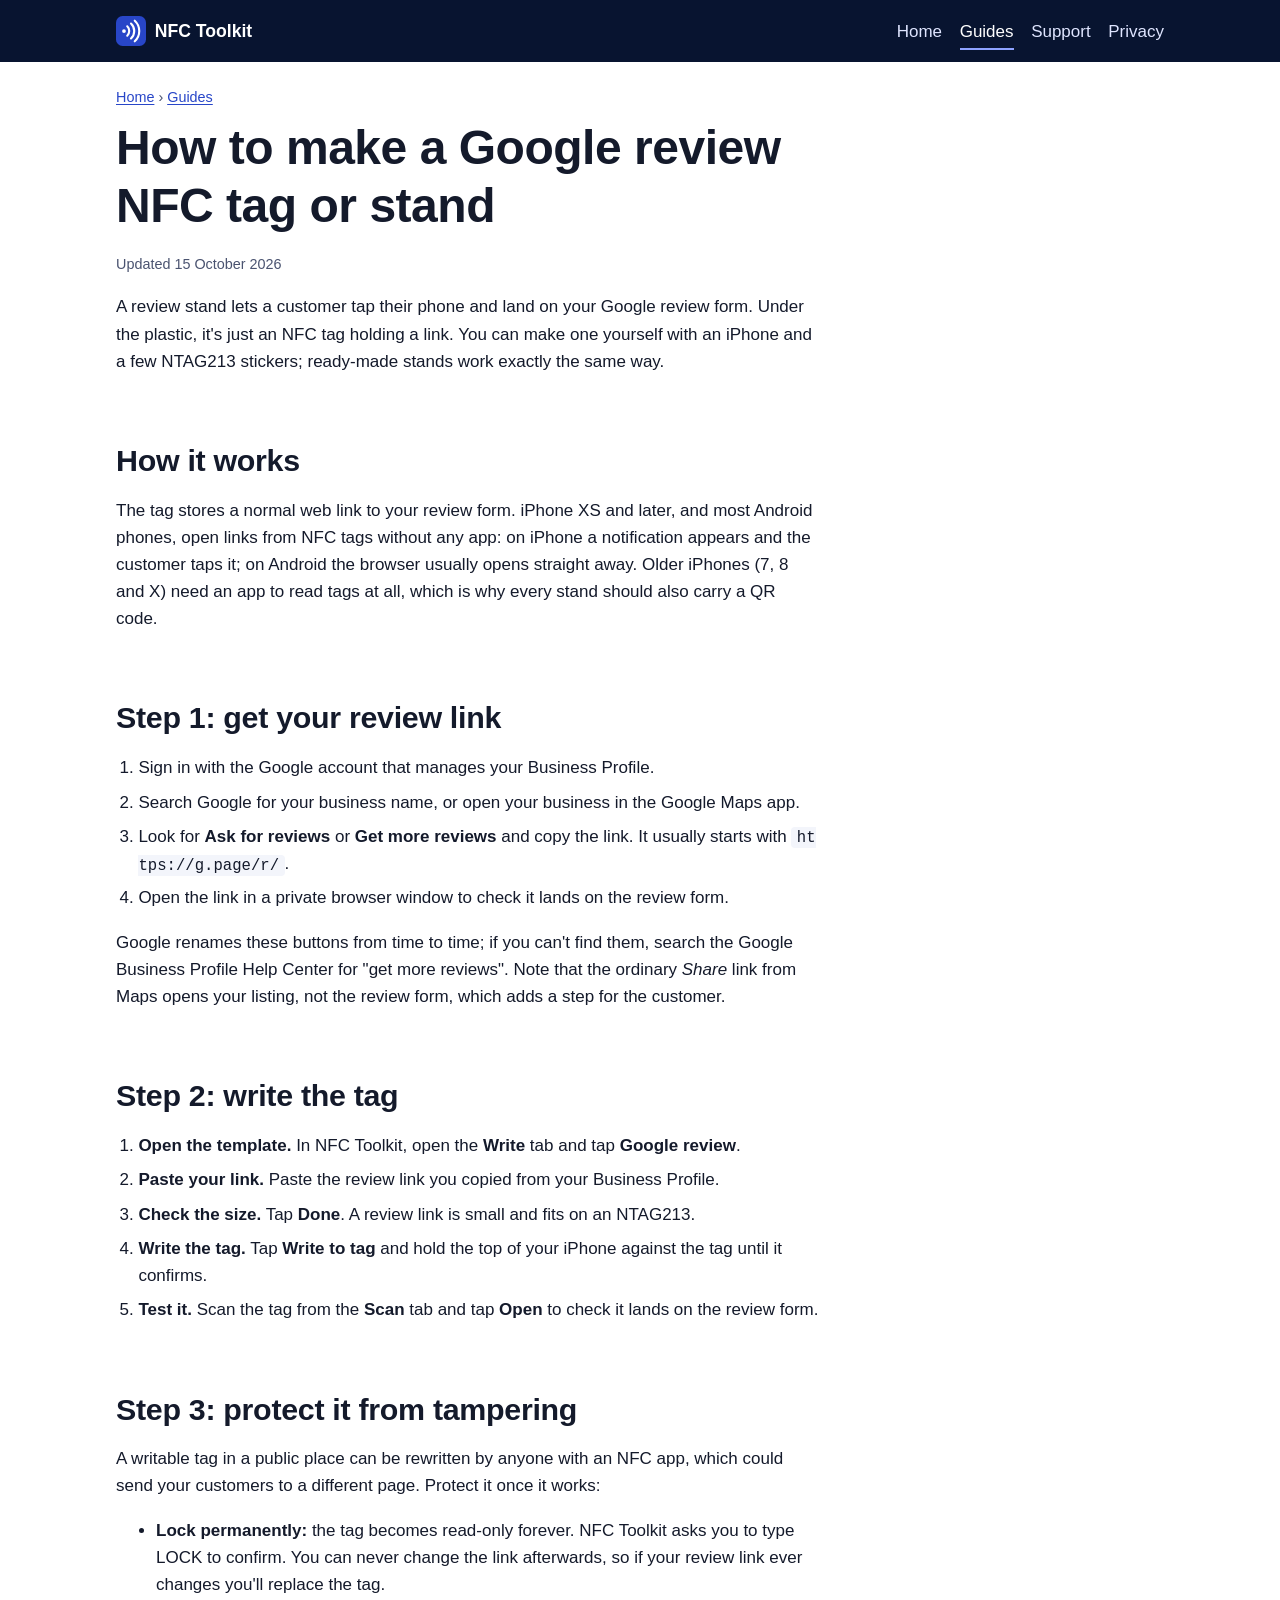
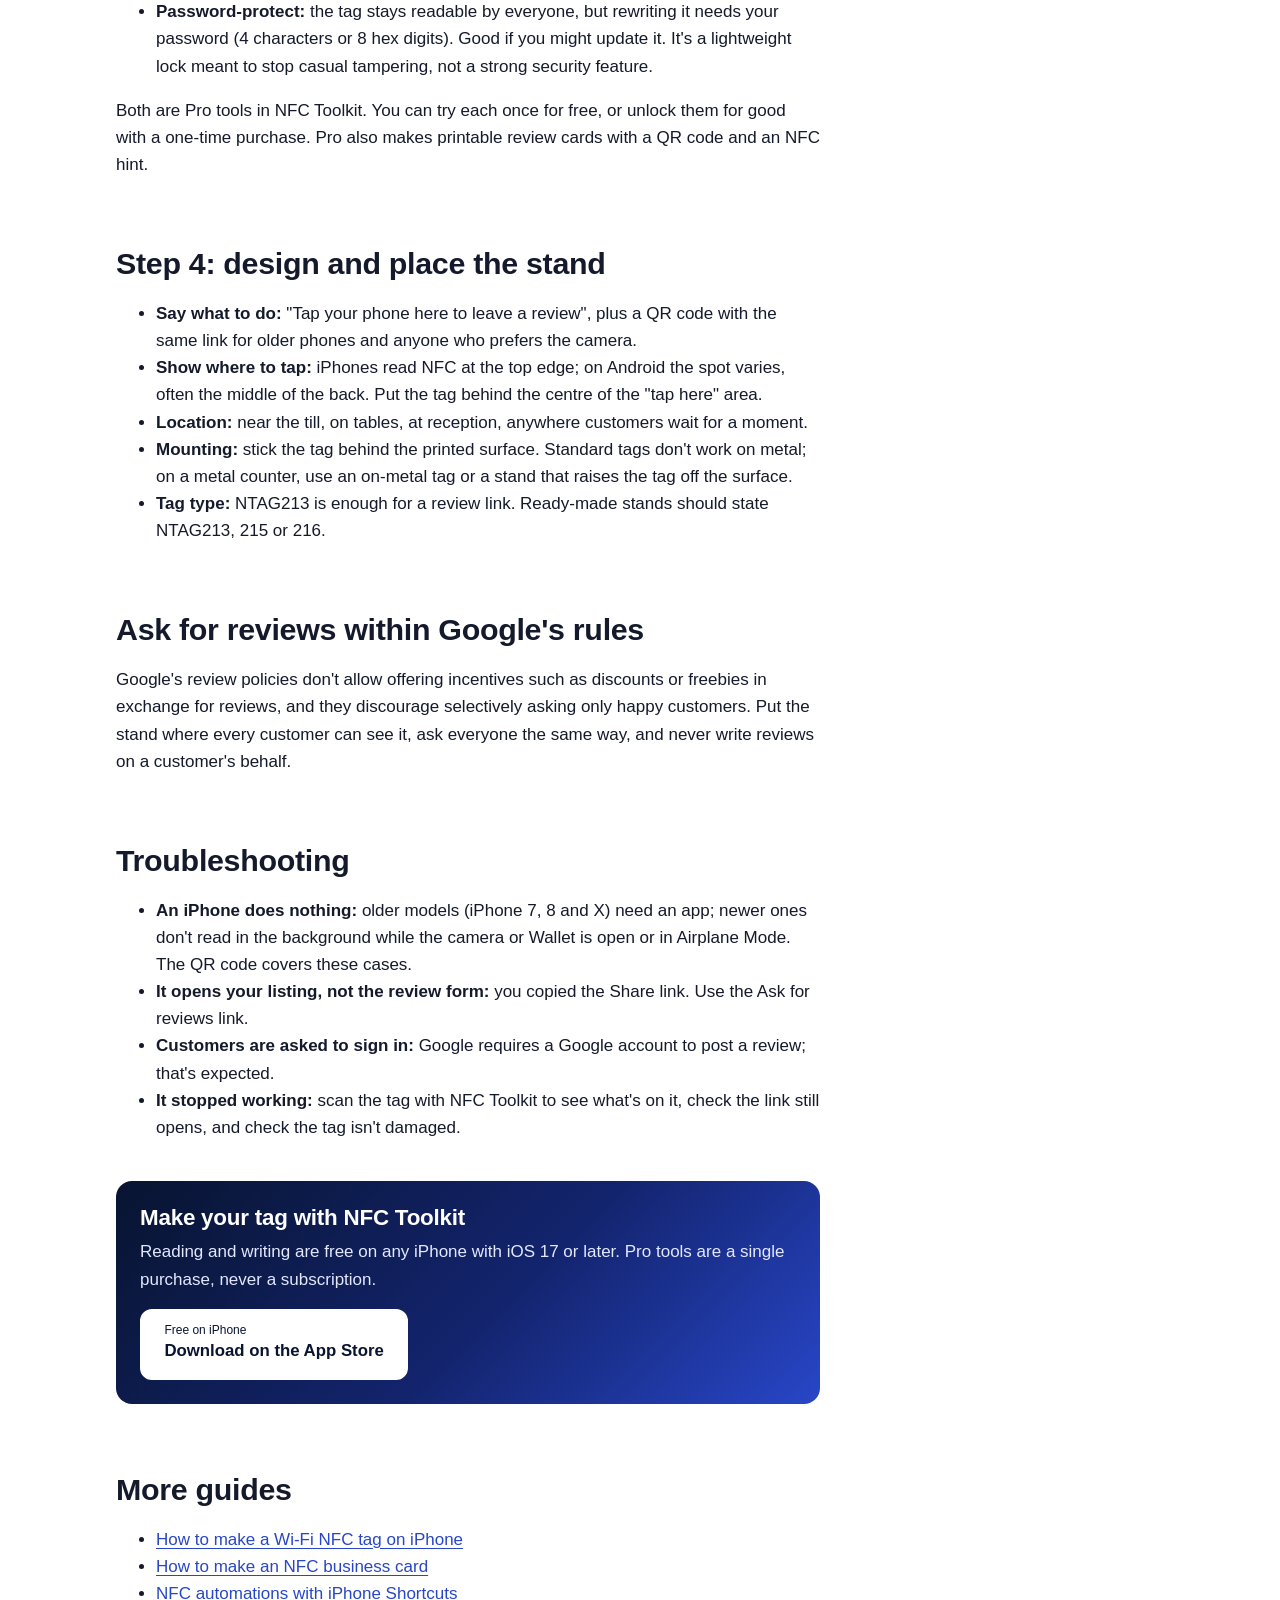
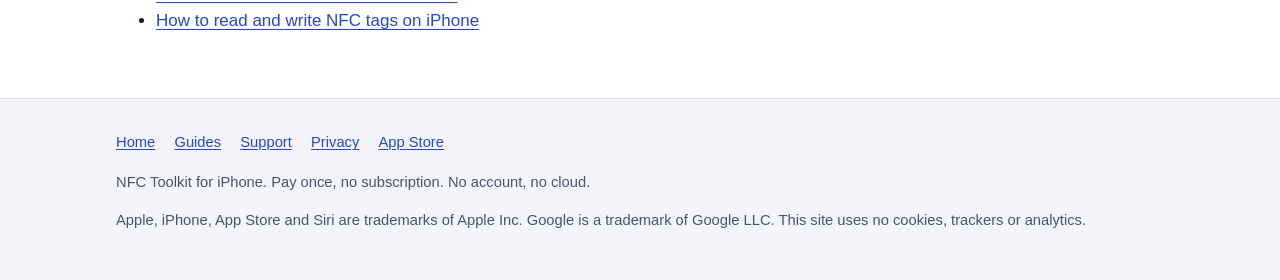
<file: guides/google-review-nfc-tag.html>
<!doctype html>
<html lang="en">
<head>
<meta charset="utf-8">
<meta name="viewport" content="width=device-width, initial-scale=1">
<title>How to Make a Google Review NFC Tag or Stand for Your Business</title>
<meta name="description" content="Create a tap-to-review NFC tag or table stand for your business: get your Google review link, write it with an iPhone, add a QR fallback and protect the tag from tampering.">
<link rel="canonical" href="https://ggfresard.github.io/nfc-toolkit-site/guides/google-review-nfc-tag.html">
<meta name="apple-itunes-app" content="app-id=6818562159">
<meta name="theme-color" content="#081430">
<meta property="og:type" content="article">
<meta property="og:site_name" content="NFC Toolkit">
<meta property="og:title" content="How to Make a Google Review NFC Tag or Stand for Your Business">
<meta property="og:description" content="Create a tap-to-review NFC tag or table stand for your business: get your Google review link, write it with an iPhone, add a QR fallback and protect the tag from tampering.">
<meta property="og:url" content="https://ggfresard.github.io/nfc-toolkit-site/guides/google-review-nfc-tag.html">
<meta property="og:image" content="https://ggfresard.github.io/nfc-toolkit-site/assets/img/screen-01.jpg">
<meta property="og:image:width" content="660">
<meta property="og:image:height" content="1434">
<meta property="og:image:alt" content="NFC Toolkit on iPhone showing a scanned NTAG215 tag">
<meta name="twitter:card" content="summary">
<meta name="twitter:title" content="How to Make a Google Review NFC Tag or Stand for Your Business">
<meta name="twitter:description" content="Create a tap-to-review NFC tag or table stand for your business: get your Google review link, write it with an iPhone, add a QR fallback and protect the tag from tampering.">
<meta name="twitter:image" content="https://ggfresard.github.io/nfc-toolkit-site/assets/img/screen-01.jpg">
<link rel="icon" href="../assets/icon.svg" type="image/svg+xml">
<link rel="stylesheet" href="../assets/style.css">
<script type="application/ld+json">
{
 "@context": "https://schema.org",
 "@graph": [
  {
   "@type": "Article",
   "headline": "How to make a Google review NFC tag or stand",
   "description": "Create a tap-to-review NFC tag or table stand for your business: get your Google review link, write it with an iPhone, add a QR fallback and protect the tag from tampering.",
   "datePublished": "2026-10-15",
   "dateModified": "2026-10-15",
   "author": {
    "@type": "Organization",
    "name": "NFC Toolkit",
    "url": "https://ggfresard.github.io/nfc-toolkit-site/"
   },
   "publisher": {
    "@type": "Organization",
    "name": "NFC Toolkit",
    "url": "https://ggfresard.github.io/nfc-toolkit-site/"
   },
   "mainEntityOfPage": "https://ggfresard.github.io/nfc-toolkit-site/guides/google-review-nfc-tag.html",
   "image": "https://ggfresard.github.io/nfc-toolkit-site/assets/img/screen-01.jpg",
   "inLanguage": "en"
  },
  {
   "@type": "HowTo",
   "name": "Write a Google review link to an NFC tag",
   "description": "Create a tap-to-review NFC tag or table stand for your business: get your Google review link, write it with an iPhone, add a QR fallback and protect the tag from tampering.",
   "tool": [
    {
     "@type": "HowToTool",
     "name": "iPhone with iOS 17 or later and NFC Toolkit"
    }
   ],
   "supply": [
    {
     "@type": "HowToSupply",
     "name": "NFC tag (NTAG213, NTAG215 or NTAG216)"
    }
   ],
   "step": [
    {
     "@type": "HowToStep",
     "position": 1,
     "name": "Open the template",
     "text": "In NFC Toolkit, open the Write tab and tap Google review."
    },
    {
     "@type": "HowToStep",
     "position": 2,
     "name": "Paste your link",
     "text": "Paste the review link you copied from your Business Profile."
    },
    {
     "@type": "HowToStep",
     "position": 3,
     "name": "Check the size",
     "text": "Tap Done. A review link is small and fits on an NTAG213."
    },
    {
     "@type": "HowToStep",
     "position": 4,
     "name": "Write the tag",
     "text": "Tap Write to tag and hold the top of your iPhone against the tag until it confirms."
    },
    {
     "@type": "HowToStep",
     "position": 5,
     "name": "Test it",
     "text": "Scan the tag from the Scan tab and tap Open to check it lands on the review form."
    }
   ]
  },
  {
   "@type": "BreadcrumbList",
   "itemListElement": [
    {
     "@type": "ListItem",
     "position": 1,
     "name": "Home",
     "item": "https://ggfresard.github.io/nfc-toolkit-site/"
    },
    {
     "@type": "ListItem",
     "position": 2,
     "name": "How to make a Google review NFC tag or stand",
     "item": "https://ggfresard.github.io/nfc-toolkit-site/guides/google-review-nfc-tag.html"
    }
   ]
  }
 ]
}
</script>
</head>
<body>
<a class="skip" href="#main">Skip to content</a>
<header class="site-header">
<div class="wrap">
<a class="brand" href="../"><svg viewBox="0 0 64 64" aria-hidden="true" focusable="false"><rect width="64" height="64" rx="14" fill="#2846C8"/><g fill="none" stroke="#fff" stroke-width="4.5" stroke-linecap="round"><path d="M24 22a14 14 0 0 1 0 20"/><path d="M32 16a22 22 0 0 1 0 32"/><path d="M40 10a30 30 0 0 1 0 44"/></g><circle cx="17" cy="32" r="4" fill="#fff"/></svg><span>NFC Toolkit</span></a>
<nav class="site-nav" aria-label="Main"><ul><li><a href="../">Home</a></li><li><a href="../#guides" aria-current="page">Guides</a></li><li><a href="../support.html">Support</a></li><li><a href="../privacy.html">Privacy</a></li></ul></nav>
</div>
</header>
<main id="main">
<div class="wrap"><article class="prose">
<p class="crumbs"><a href="../">Home</a> › <a href="../#guides">Guides</a></p>
<h1>How to make a Google review NFC tag or stand</h1>
<p class="meta">Updated <time datetime="2026-10-15">15 October 2026</time></p>
<p>A review stand lets a customer tap their phone and land on your Google review form. Under the plastic, it's just an NFC tag holding a link. You can make one yourself with an iPhone and a few NTAG213 stickers; ready-made stands work exactly the same way.</p>
<h2>How it works</h2>
<p>The tag stores a normal web link to your review form. iPhone XS and later, and most Android phones, open links from NFC tags without any app: on iPhone a notification appears and the customer taps it; on Android the browser usually opens straight away. Older iPhones (7, 8 and X) need an app to read tags at all, which is why every stand should also carry a QR code.</p>

<h2>Step 1: get your review link</h2>
<ol class="steps">
<li>Sign in with the Google account that manages your Business Profile.</li>
<li>Search Google for your business name, or open your business in the Google Maps app.</li>
<li>Look for <strong>Ask for reviews</strong> or <strong>Get more reviews</strong> and copy the link. It usually starts with <code>https://g.page/r/</code>.</li>
<li>Open the link in a private browser window to check it lands on the review form.</li>
</ol>
<p>Google renames these buttons from time to time; if you can't find them, search the Google Business Profile Help Center for "get more reviews". Note that the ordinary <em>Share</em> link from Maps opens your listing, not the review form, which adds a step for the customer.</p>

<h2>Step 2: write the tag</h2>
<ol class="steps"><li><strong>Open the template.</strong> In NFC Toolkit, open the <strong>Write</strong> tab and tap <strong>Google review</strong>.</li><li><strong>Paste your link.</strong> Paste the review link you copied from your Business Profile.</li><li><strong>Check the size.</strong> Tap <strong>Done</strong>. A review link is small and fits on an NTAG213.</li><li><strong>Write the tag.</strong> Tap <strong>Write to tag</strong> and hold the top of your iPhone against the tag until it confirms.</li><li><strong>Test it.</strong> Scan the tag from the <strong>Scan</strong> tab and tap <strong>Open</strong> to check it lands on the review form.</li></ol>

<h2>Step 3: protect it from tampering</h2>
<p>A writable tag in a public place can be rewritten by anyone with an NFC app, which could send your customers to a different page. Protect it once it works:</p>
<ul>
<li><strong>Lock permanently:</strong> the tag becomes read-only forever. NFC Toolkit asks you to type LOCK to confirm. You can never change the link afterwards, so if your review link ever changes you'll replace the tag.</li>
<li><strong>Password-protect:</strong> the tag stays readable by everyone, but rewriting it needs your password (4 characters or 8 hex digits). Good if you might update it. It's a lightweight lock meant to stop casual tampering, not a strong security feature.</li>
</ul>
<p>Both are Pro tools in NFC Toolkit. You can try each once for free, or unlock them for good with a one-time purchase. Pro also makes printable review cards with a QR code and an NFC hint.</p>

<h2>Step 4: design and place the stand</h2>
<ul>
<li><strong>Say what to do:</strong> "Tap your phone here to leave a review", plus a QR code with the same link for older phones and anyone who prefers the camera.</li>
<li><strong>Show where to tap:</strong> iPhones read NFC at the top edge; on Android the spot varies, often the middle of the back. Put the tag behind the centre of the "tap here" area.</li>
<li><strong>Location:</strong> near the till, on tables, at reception, anywhere customers wait for a moment.</li>
<li><strong>Mounting:</strong> stick the tag behind the printed surface. Standard tags don't work on metal; on a metal counter, use an on-metal tag or a stand that raises the tag off the surface.</li>
<li><strong>Tag type:</strong> NTAG213 is enough for a review link. Ready-made stands should state NTAG213, 215 or 216.</li>
</ul>

<h2>Ask for reviews within Google's rules</h2>
<p>Google's review policies don't allow offering incentives such as discounts or freebies in exchange for reviews, and they discourage selectively asking only happy customers. Put the stand where every customer can see it, ask everyone the same way, and never write reviews on a customer's behalf.</p>

<h2>Troubleshooting</h2>
<ul>
<li><strong>An iPhone does nothing:</strong> older models (iPhone 7, 8 and X) need an app; newer ones don't read in the background while the camera or Wallet is open or in Airplane Mode. The QR code covers these cases.</li>
<li><strong>It opens your listing, not the review form:</strong> you copied the Share link. Use the Ask for reviews link.</li>
<li><strong>Customers are asked to sign in:</strong> Google requires a Google account to post a review; that's expected.</li>
<li><strong>It stopped working:</strong> scan the tag with NFC Toolkit to see what's on it, check the link still opens, and check the tag isn't damaged.</li>
</ul>
<aside class="cta" aria-label="Get the app"><h2>Make your tag with NFC Toolkit</h2><p>Reading and writing are free on any iPhone with iOS 17 or later. Pro tools are a single purchase, never a subscription.</p><a class="btn" href="https://apps.apple.com/app/id6818562159"><span><small>Free on iPhone</small>Download on the App Store</span></a></aside>
<h2>More guides</h2>
<ul><li><a href="wifi-nfc-tag.html">How to make a Wi-Fi NFC tag on iPhone</a></li><li><a href="nfc-business-card.html">How to make an NFC business card</a></li><li><a href="iphone-shortcuts-nfc-automation.html">NFC automations with iPhone Shortcuts</a></li><li><a href="read-write-nfc-tags-iphone.html">How to read and write NFC tags on iPhone</a></li></ul>
</article></div>
</main>
<footer class="site-footer">
<div class="wrap">
<nav aria-label="Footer"><ul><li><a href="../">Home</a></li><li><a href="../#guides" aria-current="page">Guides</a></li><li><a href="../support.html">Support</a></li><li><a href="../privacy.html">Privacy</a></li><li><a href="https://apps.apple.com/app/id6818562159">App Store</a></li></ul></nav>
<p>NFC Toolkit for iPhone. Pay once, no subscription. No account, no cloud.</p>
<p>Apple, iPhone, App Store and Siri are trademarks of Apple Inc. Google is a trademark of Google LLC. This site uses no cookies, trackers or analytics.</p>
</div>
</footer>
</body>
</html>
</file>
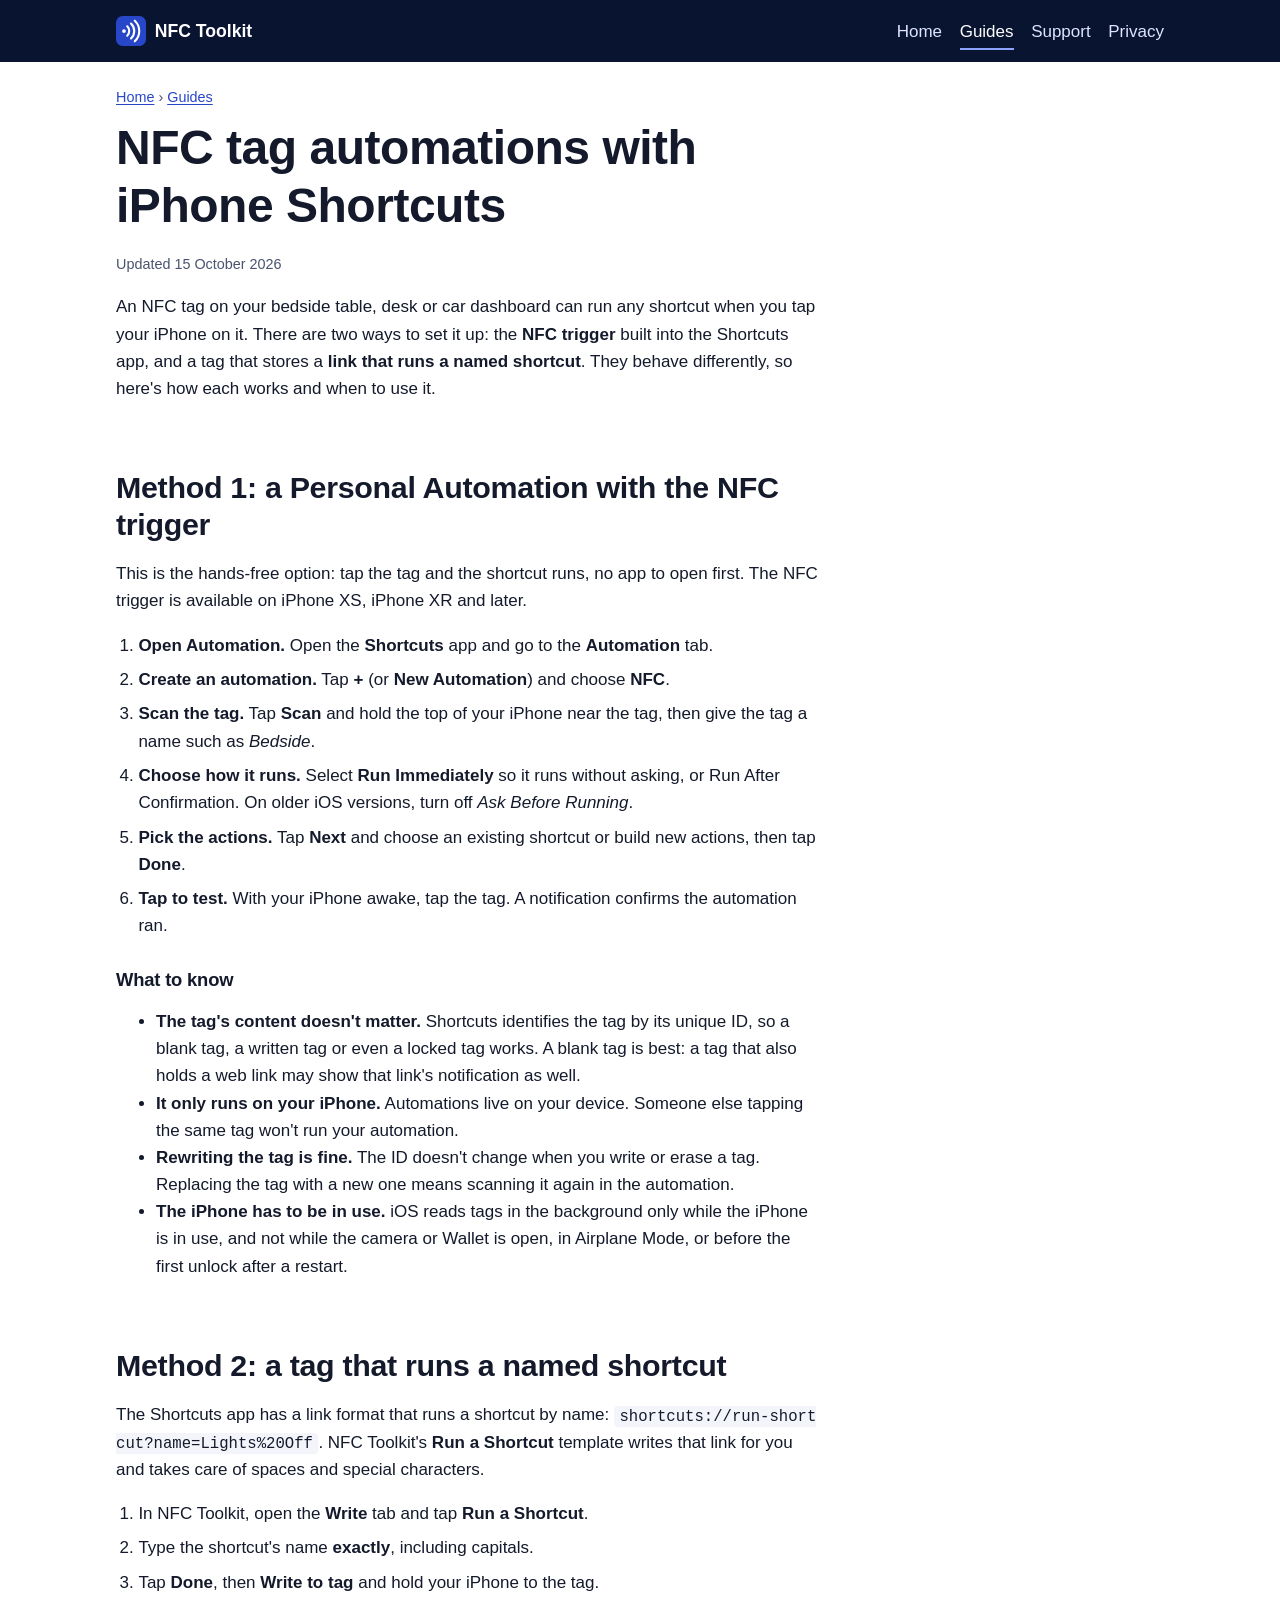
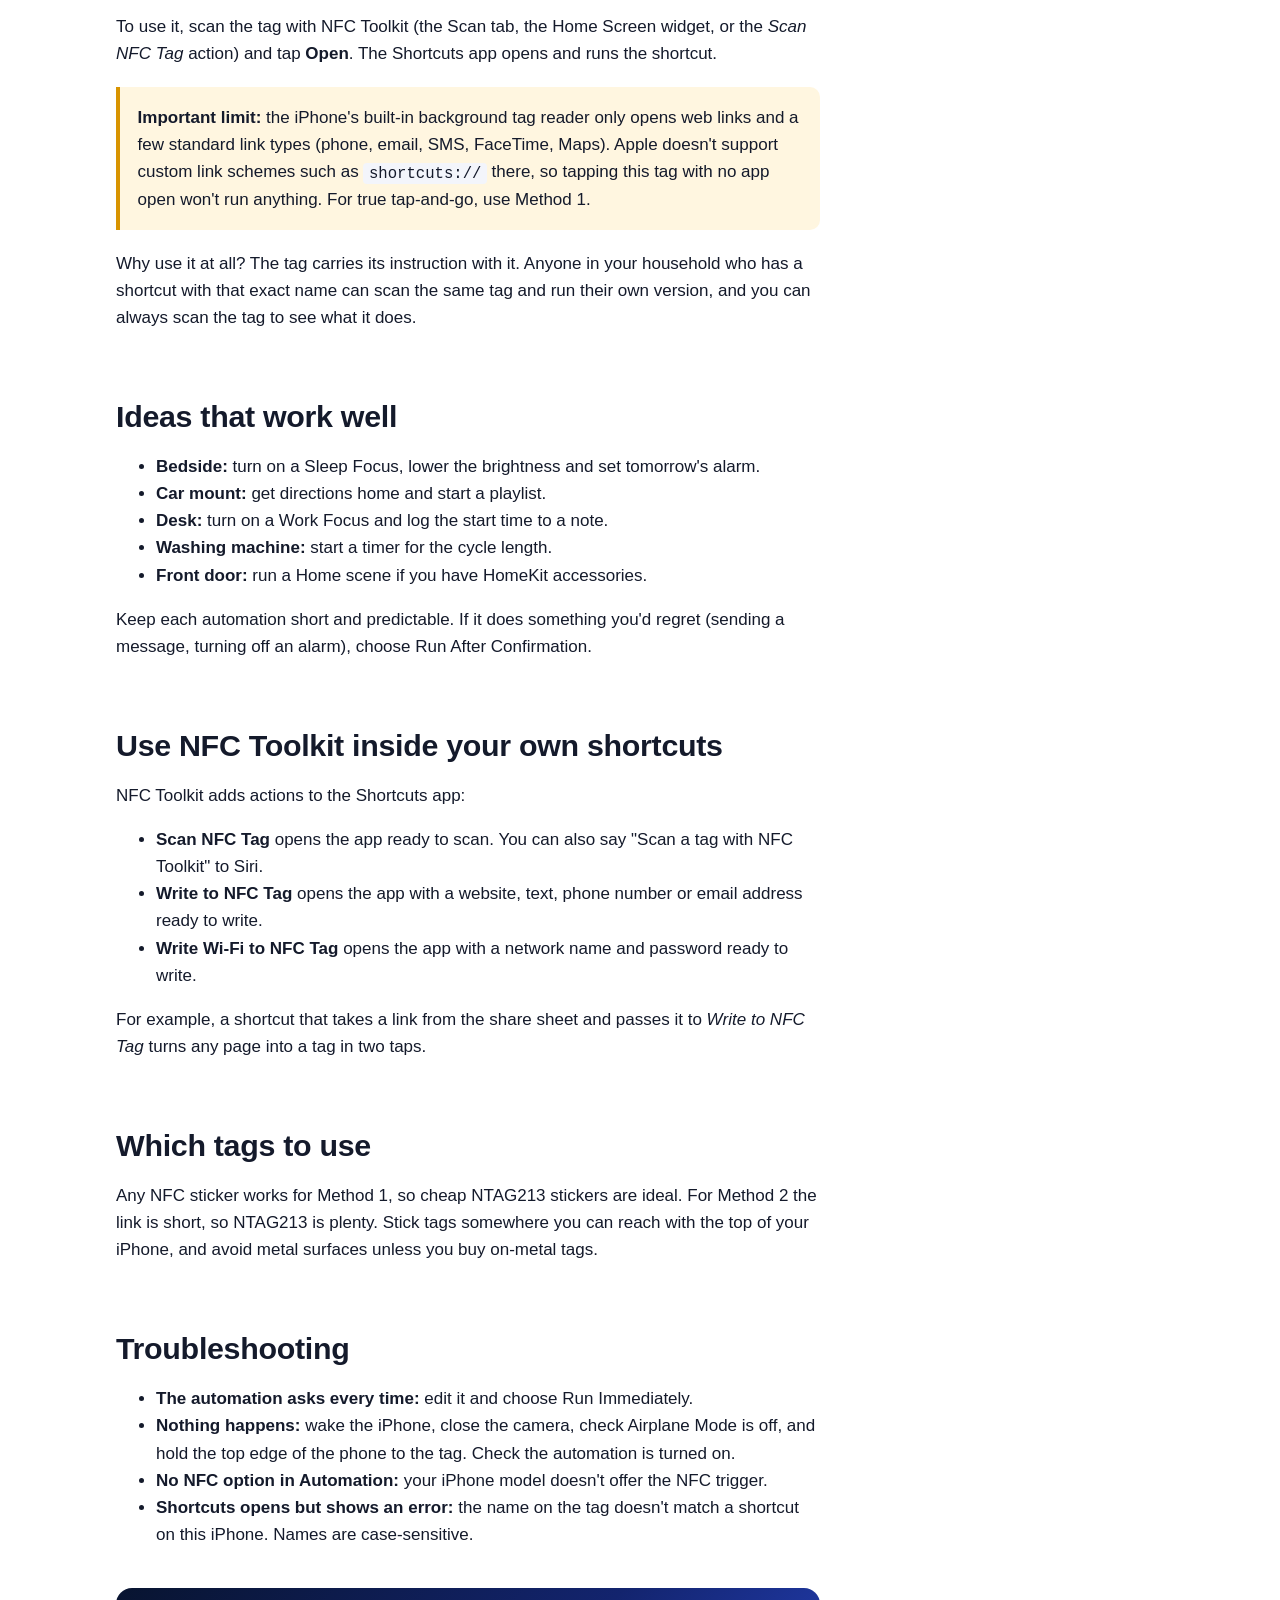
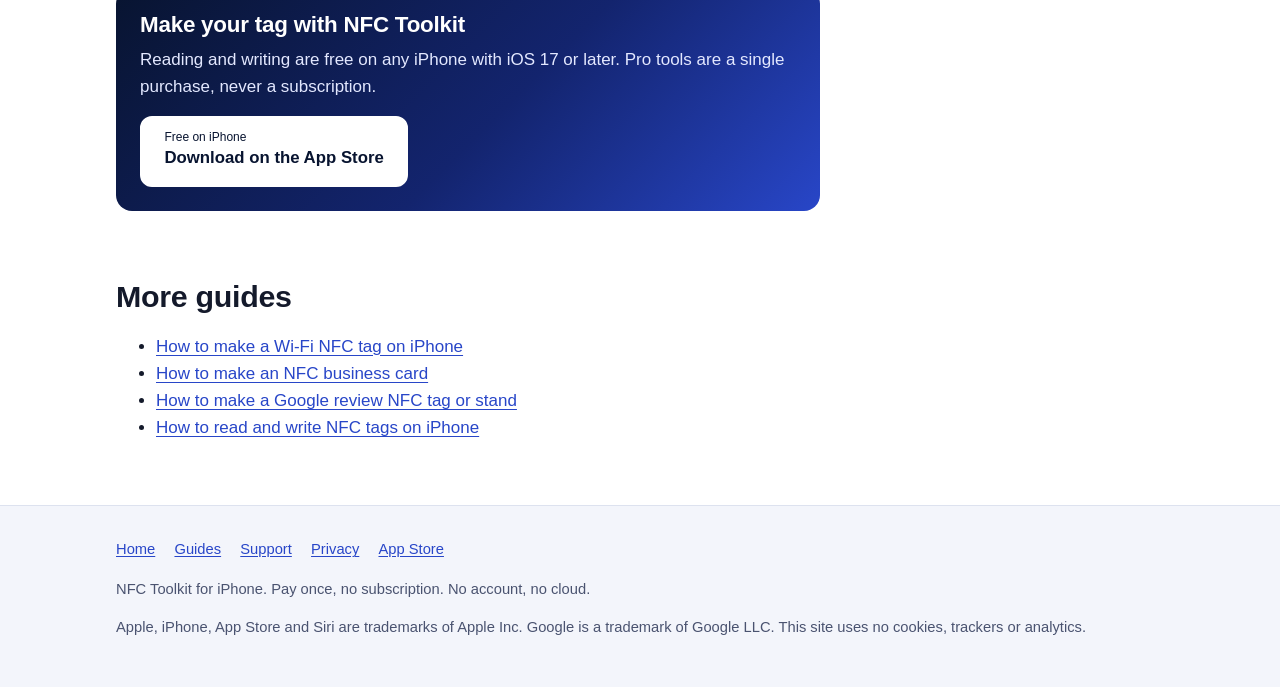
<file: guides/iphone-shortcuts-nfc-automation.html>
<!doctype html>
<html lang="en">
<head>
<meta charset="utf-8">
<meta name="viewport" content="width=device-width, initial-scale=1">
<title>iPhone NFC Tag Automations with Shortcuts: Step-by-Step</title>
<meta name="description" content="Run iPhone Shortcuts by tapping an NFC tag: set up a Personal Automation with the NFC trigger, write a Run a Shortcut tag, and fix automations that don&#x27;t run.">
<link rel="canonical" href="https://ggfresard.github.io/nfc-toolkit-site/guides/iphone-shortcuts-nfc-automation.html">
<meta name="apple-itunes-app" content="app-id=6818562159">
<meta name="theme-color" content="#081430">
<meta property="og:type" content="article">
<meta property="og:site_name" content="NFC Toolkit">
<meta property="og:title" content="iPhone NFC Tag Automations with Shortcuts: Step-by-Step">
<meta property="og:description" content="Run iPhone Shortcuts by tapping an NFC tag: set up a Personal Automation with the NFC trigger, write a Run a Shortcut tag, and fix automations that don&#x27;t run.">
<meta property="og:url" content="https://ggfresard.github.io/nfc-toolkit-site/guides/iphone-shortcuts-nfc-automation.html">
<meta property="og:image" content="https://ggfresard.github.io/nfc-toolkit-site/assets/img/screen-01.jpg">
<meta property="og:image:width" content="660">
<meta property="og:image:height" content="1434">
<meta property="og:image:alt" content="NFC Toolkit on iPhone showing a scanned NTAG215 tag">
<meta name="twitter:card" content="summary">
<meta name="twitter:title" content="iPhone NFC Tag Automations with Shortcuts: Step-by-Step">
<meta name="twitter:description" content="Run iPhone Shortcuts by tapping an NFC tag: set up a Personal Automation with the NFC trigger, write a Run a Shortcut tag, and fix automations that don&#x27;t run.">
<meta name="twitter:image" content="https://ggfresard.github.io/nfc-toolkit-site/assets/img/screen-01.jpg">
<link rel="icon" href="../assets/icon.svg" type="image/svg+xml">
<link rel="stylesheet" href="../assets/style.css">
<script type="application/ld+json">
{
 "@context": "https://schema.org",
 "@graph": [
  {
   "@type": "Article",
   "headline": "NFC tag automations with iPhone Shortcuts",
   "description": "Run iPhone Shortcuts by tapping an NFC tag: set up a Personal Automation with the NFC trigger, write a Run a Shortcut tag, and fix automations that don't run.",
   "datePublished": "2026-10-15",
   "dateModified": "2026-10-15",
   "author": {
    "@type": "Organization",
    "name": "NFC Toolkit",
    "url": "https://ggfresard.github.io/nfc-toolkit-site/"
   },
   "publisher": {
    "@type": "Organization",
    "name": "NFC Toolkit",
    "url": "https://ggfresard.github.io/nfc-toolkit-site/"
   },
   "mainEntityOfPage": "https://ggfresard.github.io/nfc-toolkit-site/guides/iphone-shortcuts-nfc-automation.html",
   "image": "https://ggfresard.github.io/nfc-toolkit-site/assets/img/screen-01.jpg",
   "inLanguage": "en"
  },
  {
   "@type": "HowTo",
   "name": "Create an NFC automation in the iPhone Shortcuts app",
   "description": "Run iPhone Shortcuts by tapping an NFC tag: set up a Personal Automation with the NFC trigger, write a Run a Shortcut tag, and fix automations that don't run.",
   "tool": [
    {
     "@type": "HowToTool",
     "name": "iPhone with iOS 17 or later and NFC Toolkit"
    }
   ],
   "supply": [
    {
     "@type": "HowToSupply",
     "name": "NFC tag (NTAG213, NTAG215 or NTAG216)"
    }
   ],
   "step": [
    {
     "@type": "HowToStep",
     "position": 1,
     "name": "Open Automation",
     "text": "Open the Shortcuts app and go to the Automation tab."
    },
    {
     "@type": "HowToStep",
     "position": 2,
     "name": "Create an automation",
     "text": "Tap + (or New Automation) and choose NFC."
    },
    {
     "@type": "HowToStep",
     "position": 3,
     "name": "Scan the tag",
     "text": "Tap Scan and hold the top of your iPhone near the tag, then give the tag a name such as Bedside."
    },
    {
     "@type": "HowToStep",
     "position": 4,
     "name": "Choose how it runs",
     "text": "Select Run Immediately so it runs without asking, or Run After Confirmation. On older iOS versions, turn off Ask Before Running."
    },
    {
     "@type": "HowToStep",
     "position": 5,
     "name": "Pick the actions",
     "text": "Tap Next and choose an existing shortcut or build new actions, then tap Done."
    },
    {
     "@type": "HowToStep",
     "position": 6,
     "name": "Tap to test",
     "text": "With your iPhone awake, tap the tag. A notification confirms the automation ran."
    }
   ]
  },
  {
   "@type": "BreadcrumbList",
   "itemListElement": [
    {
     "@type": "ListItem",
     "position": 1,
     "name": "Home",
     "item": "https://ggfresard.github.io/nfc-toolkit-site/"
    },
    {
     "@type": "ListItem",
     "position": 2,
     "name": "NFC tag automations with iPhone Shortcuts",
     "item": "https://ggfresard.github.io/nfc-toolkit-site/guides/iphone-shortcuts-nfc-automation.html"
    }
   ]
  }
 ]
}
</script>
</head>
<body>
<a class="skip" href="#main">Skip to content</a>
<header class="site-header">
<div class="wrap">
<a class="brand" href="../"><svg viewBox="0 0 64 64" aria-hidden="true" focusable="false"><rect width="64" height="64" rx="14" fill="#2846C8"/><g fill="none" stroke="#fff" stroke-width="4.5" stroke-linecap="round"><path d="M24 22a14 14 0 0 1 0 20"/><path d="M32 16a22 22 0 0 1 0 32"/><path d="M40 10a30 30 0 0 1 0 44"/></g><circle cx="17" cy="32" r="4" fill="#fff"/></svg><span>NFC Toolkit</span></a>
<nav class="site-nav" aria-label="Main"><ul><li><a href="../">Home</a></li><li><a href="../#guides" aria-current="page">Guides</a></li><li><a href="../support.html">Support</a></li><li><a href="../privacy.html">Privacy</a></li></ul></nav>
</div>
</header>
<main id="main">
<div class="wrap"><article class="prose">
<p class="crumbs"><a href="../">Home</a> › <a href="../#guides">Guides</a></p>
<h1>NFC tag automations with iPhone Shortcuts</h1>
<p class="meta">Updated <time datetime="2026-10-15">15 October 2026</time></p>
<p>An NFC tag on your bedside table, desk or car dashboard can run any shortcut when you tap your iPhone on it. There are two ways to set it up: the <strong>NFC trigger</strong> built into the Shortcuts app, and a tag that stores a <strong>link that runs a named shortcut</strong>. They behave differently, so here's how each works and when to use it.</p>
<h2>Method 1: a Personal Automation with the NFC trigger</h2>
<p>This is the hands-free option: tap the tag and the shortcut runs, no app to open first. The NFC trigger is available on iPhone XS, iPhone XR and later.</p>
<ol class="steps"><li><strong>Open Automation.</strong> Open the <strong>Shortcuts</strong> app and go to the <strong>Automation</strong> tab.</li><li><strong>Create an automation.</strong> Tap <strong>+</strong> (or <strong>New Automation</strong>) and choose <strong>NFC</strong>.</li><li><strong>Scan the tag.</strong> Tap <strong>Scan</strong> and hold the top of your iPhone near the tag, then give the tag a name such as <em>Bedside</em>.</li><li><strong>Choose how it runs.</strong> Select <strong>Run Immediately</strong> so it runs without asking, or Run After Confirmation. On older iOS versions, turn off <em>Ask Before Running</em>.</li><li><strong>Pick the actions.</strong> Tap <strong>Next</strong> and choose an existing shortcut or build new actions, then tap <strong>Done</strong>.</li><li><strong>Tap to test.</strong> With your iPhone awake, tap the tag. A notification confirms the automation ran.</li></ol>
<h3>What to know</h3>
<ul>
<li><strong>The tag's content doesn't matter.</strong> Shortcuts identifies the tag by its unique ID, so a blank tag, a written tag or even a locked tag works. A blank tag is best: a tag that also holds a web link may show that link's notification as well.</li>
<li><strong>It only runs on your iPhone.</strong> Automations live on your device. Someone else tapping the same tag won't run your automation.</li>
<li><strong>Rewriting the tag is fine.</strong> The ID doesn't change when you write or erase a tag. Replacing the tag with a new one means scanning it again in the automation.</li>
<li><strong>The iPhone has to be in use.</strong> iOS reads tags in the background only while the iPhone is in use, and not while the camera or Wallet is open, in Airplane Mode, or before the first unlock after a restart.</li>
</ul>

<h2>Method 2: a tag that runs a named shortcut</h2>
<p>The Shortcuts app has a link format that runs a shortcut by name: <code>shortcuts://run-shortcut?name=Lights%20Off</code>. NFC Toolkit's <strong>Run a Shortcut</strong> template writes that link for you and takes care of spaces and special characters.</p>
<ol class="steps">
<li>In NFC Toolkit, open the <strong>Write</strong> tab and tap <strong>Run a Shortcut</strong>.</li>
<li>Type the shortcut's name <strong>exactly</strong>, including capitals.</li>
<li>Tap <strong>Done</strong>, then <strong>Write to tag</strong> and hold your iPhone to the tag.</li>
</ol>
<p>To use it, scan the tag with NFC Toolkit (the Scan tab, the Home Screen widget, or the <em>Scan NFC Tag</em> action) and tap <strong>Open</strong>. The Shortcuts app opens and runs the shortcut.</p>
<div class="callout warn"><p><strong>Important limit:</strong> the iPhone's built-in background tag reader only opens web links and a few standard link types (phone, email, SMS, FaceTime, Maps). Apple doesn't support custom link schemes such as <code>shortcuts://</code> there, so tapping this tag with no app open won't run anything. For true tap-and-go, use Method 1.</p></div>
<p>Why use it at all? The tag carries its instruction with it. Anyone in your household who has a shortcut with that exact name can scan the same tag and run their own version, and you can always scan the tag to see what it does.</p>

<h2>Ideas that work well</h2>
<ul>
<li><strong>Bedside:</strong> turn on a Sleep Focus, lower the brightness and set tomorrow's alarm.</li>
<li><strong>Car mount:</strong> get directions home and start a playlist.</li>
<li><strong>Desk:</strong> turn on a Work Focus and log the start time to a note.</li>
<li><strong>Washing machine:</strong> start a timer for the cycle length.</li>
<li><strong>Front door:</strong> run a Home scene if you have HomeKit accessories.</li>
</ul>
<p>Keep each automation short and predictable. If it does something you'd regret (sending a message, turning off an alarm), choose Run After Confirmation.</p>

<h2>Use NFC Toolkit inside your own shortcuts</h2>
<p>NFC Toolkit adds actions to the Shortcuts app:</p>
<ul>
<li><strong>Scan NFC Tag</strong> opens the app ready to scan. You can also say "Scan a tag with NFC Toolkit" to Siri.</li>
<li><strong>Write to NFC Tag</strong> opens the app with a website, text, phone number or email address ready to write.</li>
<li><strong>Write Wi-Fi to NFC Tag</strong> opens the app with a network name and password ready to write.</li>
</ul>
<p>For example, a shortcut that takes a link from the share sheet and passes it to <em>Write to NFC Tag</em> turns any page into a tag in two taps.</p>

<h2>Which tags to use</h2>
<p>Any NFC sticker works for Method 1, so cheap NTAG213 stickers are ideal. For Method 2 the link is short, so NTAG213 is plenty. Stick tags somewhere you can reach with the top of your iPhone, and avoid metal surfaces unless you buy on-metal tags.</p>

<h2>Troubleshooting</h2>
<ul>
<li><strong>The automation asks every time:</strong> edit it and choose Run Immediately.</li>
<li><strong>Nothing happens:</strong> wake the iPhone, close the camera, check Airplane Mode is off, and hold the top edge of the phone to the tag. Check the automation is turned on.</li>
<li><strong>No NFC option in Automation:</strong> your iPhone model doesn't offer the NFC trigger.</li>
<li><strong>Shortcuts opens but shows an error:</strong> the name on the tag doesn't match a shortcut on this iPhone. Names are case-sensitive.</li>
</ul>
<aside class="cta" aria-label="Get the app"><h2>Make your tag with NFC Toolkit</h2><p>Reading and writing are free on any iPhone with iOS 17 or later. Pro tools are a single purchase, never a subscription.</p><a class="btn" href="https://apps.apple.com/app/id6818562159"><span><small>Free on iPhone</small>Download on the App Store</span></a></aside>
<h2>More guides</h2>
<ul><li><a href="wifi-nfc-tag.html">How to make a Wi-Fi NFC tag on iPhone</a></li><li><a href="nfc-business-card.html">How to make an NFC business card</a></li><li><a href="google-review-nfc-tag.html">How to make a Google review NFC tag or stand</a></li><li><a href="read-write-nfc-tags-iphone.html">How to read and write NFC tags on iPhone</a></li></ul>
</article></div>
</main>
<footer class="site-footer">
<div class="wrap">
<nav aria-label="Footer"><ul><li><a href="../">Home</a></li><li><a href="../#guides" aria-current="page">Guides</a></li><li><a href="../support.html">Support</a></li><li><a href="../privacy.html">Privacy</a></li><li><a href="https://apps.apple.com/app/id6818562159">App Store</a></li></ul></nav>
<p>NFC Toolkit for iPhone. Pay once, no subscription. No account, no cloud.</p>
<p>Apple, iPhone, App Store and Siri are trademarks of Apple Inc. Google is a trademark of Google LLC. This site uses no cookies, trackers or analytics.</p>
</div>
</footer>
</body>
</html>
</file>
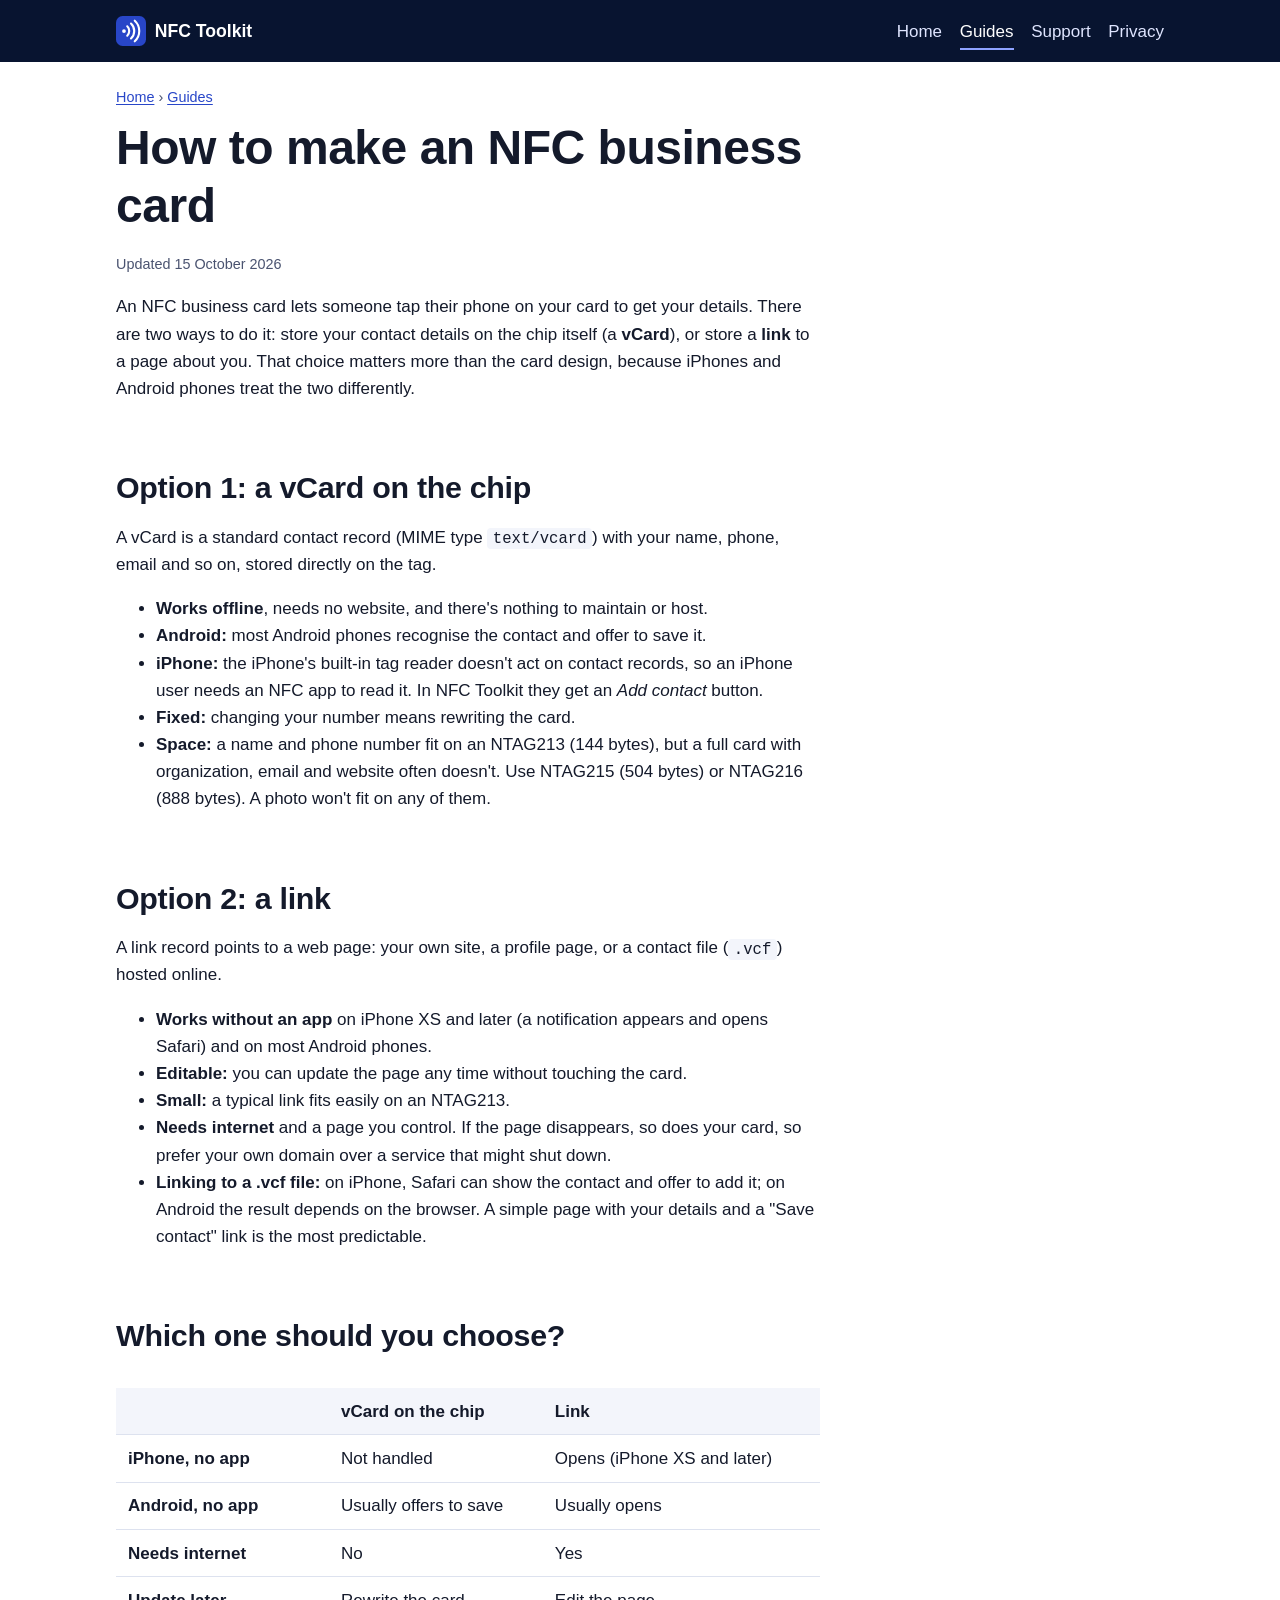
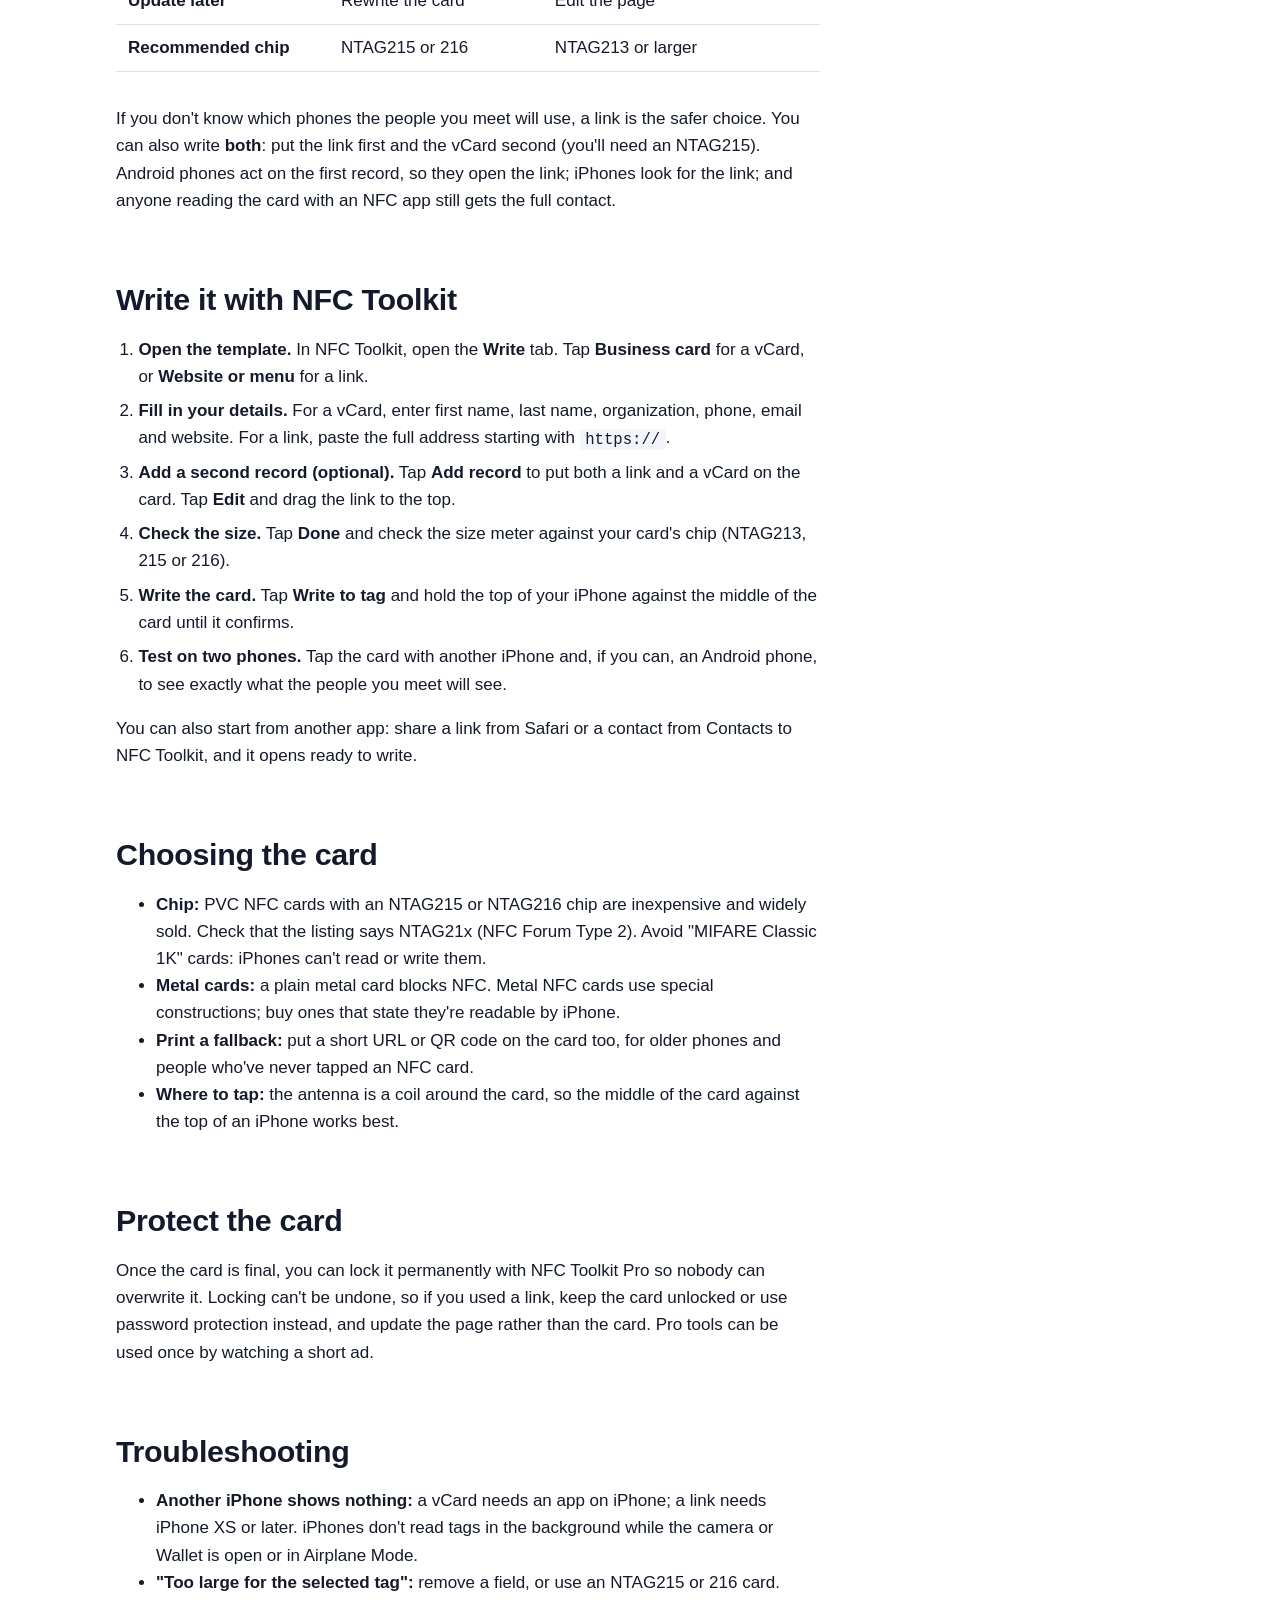
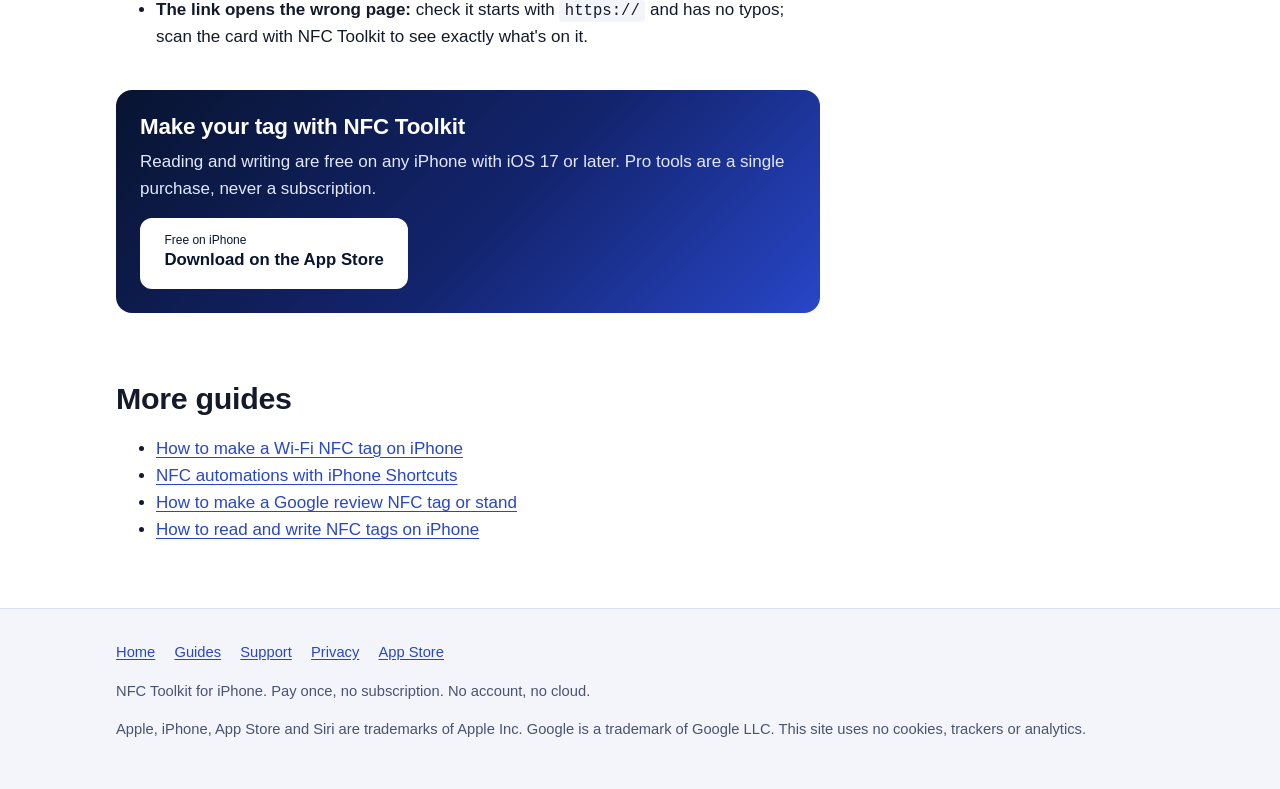
<file: guides/nfc-business-card.html>
<!doctype html>
<html lang="en">
<head>
<meta charset="utf-8">
<meta name="viewport" content="width=device-width, initial-scale=1">
<title>How to Make an NFC Business Card with iPhone (vCard vs Link)</title>
<meta name="description" content="Make an NFC business card with your iPhone: when to store a vCard on the chip and when to use a link, which card to buy, and how it behaves on iPhone and Android.">
<link rel="canonical" href="https://ggfresard.github.io/nfc-toolkit-site/guides/nfc-business-card.html">
<meta name="apple-itunes-app" content="app-id=6818562159">
<meta name="theme-color" content="#081430">
<meta property="og:type" content="article">
<meta property="og:site_name" content="NFC Toolkit">
<meta property="og:title" content="How to Make an NFC Business Card with iPhone (vCard vs Link)">
<meta property="og:description" content="Make an NFC business card with your iPhone: when to store a vCard on the chip and when to use a link, which card to buy, and how it behaves on iPhone and Android.">
<meta property="og:url" content="https://ggfresard.github.io/nfc-toolkit-site/guides/nfc-business-card.html">
<meta property="og:image" content="https://ggfresard.github.io/nfc-toolkit-site/assets/img/screen-01.jpg">
<meta property="og:image:width" content="660">
<meta property="og:image:height" content="1434">
<meta property="og:image:alt" content="NFC Toolkit on iPhone showing a scanned NTAG215 tag">
<meta name="twitter:card" content="summary">
<meta name="twitter:title" content="How to Make an NFC Business Card with iPhone (vCard vs Link)">
<meta name="twitter:description" content="Make an NFC business card with your iPhone: when to store a vCard on the chip and when to use a link, which card to buy, and how it behaves on iPhone and Android.">
<meta name="twitter:image" content="https://ggfresard.github.io/nfc-toolkit-site/assets/img/screen-01.jpg">
<link rel="icon" href="../assets/icon.svg" type="image/svg+xml">
<link rel="stylesheet" href="../assets/style.css">
<script type="application/ld+json">
{
 "@context": "https://schema.org",
 "@graph": [
  {
   "@type": "Article",
   "headline": "How to make an NFC business card",
   "description": "Make an NFC business card with your iPhone: when to store a vCard on the chip and when to use a link, which card to buy, and how it behaves on iPhone and Android.",
   "datePublished": "2026-10-15",
   "dateModified": "2026-10-15",
   "author": {
    "@type": "Organization",
    "name": "NFC Toolkit",
    "url": "https://ggfresard.github.io/nfc-toolkit-site/"
   },
   "publisher": {
    "@type": "Organization",
    "name": "NFC Toolkit",
    "url": "https://ggfresard.github.io/nfc-toolkit-site/"
   },
   "mainEntityOfPage": "https://ggfresard.github.io/nfc-toolkit-site/guides/nfc-business-card.html",
   "image": "https://ggfresard.github.io/nfc-toolkit-site/assets/img/screen-01.jpg",
   "inLanguage": "en"
  },
  {
   "@type": "HowTo",
   "name": "Write an NFC business card with an iPhone",
   "description": "Make an NFC business card with your iPhone: when to store a vCard on the chip and when to use a link, which card to buy, and how it behaves on iPhone and Android.",
   "tool": [
    {
     "@type": "HowToTool",
     "name": "iPhone with iOS 17 or later and NFC Toolkit"
    }
   ],
   "supply": [
    {
     "@type": "HowToSupply",
     "name": "NFC tag (NTAG213, NTAG215 or NTAG216)"
    }
   ],
   "step": [
    {
     "@type": "HowToStep",
     "position": 1,
     "name": "Open the template",
     "text": "In NFC Toolkit, open the Write tab. Tap Business card for a vCard, or Website or menu for a link."
    },
    {
     "@type": "HowToStep",
     "position": 2,
     "name": "Fill in your details",
     "text": "For a vCard, enter first name, last name, organization, phone, email and website. For a link, paste the full address starting with https://."
    },
    {
     "@type": "HowToStep",
     "position": 3,
     "name": "Add a second record (optional)",
     "text": "Tap Add record to put both a link and a vCard on the card. Tap Edit and drag the link to the top."
    },
    {
     "@type": "HowToStep",
     "position": 4,
     "name": "Check the size",
     "text": "Tap Done and check the size meter against your card's chip (NTAG213, 215 or 216)."
    },
    {
     "@type": "HowToStep",
     "position": 5,
     "name": "Write the card",
     "text": "Tap Write to tag and hold the top of your iPhone against the middle of the card until it confirms."
    },
    {
     "@type": "HowToStep",
     "position": 6,
     "name": "Test on two phones",
     "text": "Tap the card with another iPhone and, if you can, an Android phone, to see exactly what the people you meet will see."
    }
   ]
  },
  {
   "@type": "BreadcrumbList",
   "itemListElement": [
    {
     "@type": "ListItem",
     "position": 1,
     "name": "Home",
     "item": "https://ggfresard.github.io/nfc-toolkit-site/"
    },
    {
     "@type": "ListItem",
     "position": 2,
     "name": "How to make an NFC business card",
     "item": "https://ggfresard.github.io/nfc-toolkit-site/guides/nfc-business-card.html"
    }
   ]
  }
 ]
}
</script>
</head>
<body>
<a class="skip" href="#main">Skip to content</a>
<header class="site-header">
<div class="wrap">
<a class="brand" href="../"><svg viewBox="0 0 64 64" aria-hidden="true" focusable="false"><rect width="64" height="64" rx="14" fill="#2846C8"/><g fill="none" stroke="#fff" stroke-width="4.5" stroke-linecap="round"><path d="M24 22a14 14 0 0 1 0 20"/><path d="M32 16a22 22 0 0 1 0 32"/><path d="M40 10a30 30 0 0 1 0 44"/></g><circle cx="17" cy="32" r="4" fill="#fff"/></svg><span>NFC Toolkit</span></a>
<nav class="site-nav" aria-label="Main"><ul><li><a href="../">Home</a></li><li><a href="../#guides" aria-current="page">Guides</a></li><li><a href="../support.html">Support</a></li><li><a href="../privacy.html">Privacy</a></li></ul></nav>
</div>
</header>
<main id="main">
<div class="wrap"><article class="prose">
<p class="crumbs"><a href="../">Home</a> › <a href="../#guides">Guides</a></p>
<h1>How to make an NFC business card</h1>
<p class="meta">Updated <time datetime="2026-10-15">15 October 2026</time></p>
<p>An NFC business card lets someone tap their phone on your card to get your details. There are two ways to do it: store your contact details on the chip itself (a <strong>vCard</strong>), or store a <strong>link</strong> to a page about you. That choice matters more than the card design, because iPhones and Android phones treat the two differently.</p>
<h2>Option 1: a vCard on the chip</h2>
<p>A vCard is a standard contact record (MIME type <code>text/vcard</code>) with your name, phone, email and so on, stored directly on the tag.</p>
<ul>
<li><strong>Works offline</strong>, needs no website, and there's nothing to maintain or host.</li>
<li><strong>Android:</strong> most Android phones recognise the contact and offer to save it.</li>
<li><strong>iPhone:</strong> the iPhone's built-in tag reader doesn't act on contact records, so an iPhone user needs an NFC app to read it. In NFC Toolkit they get an <em>Add contact</em> button.</li>
<li><strong>Fixed:</strong> changing your number means rewriting the card.</li>
<li><strong>Space:</strong> a name and phone number fit on an NTAG213 (144 bytes), but a full card with organization, email and website often doesn't. Use NTAG215 (504 bytes) or NTAG216 (888 bytes). A photo won't fit on any of them.</li>
</ul>

<h2>Option 2: a link</h2>
<p>A link record points to a web page: your own site, a profile page, or a contact file (<code>.vcf</code>) hosted online.</p>
<ul>
<li><strong>Works without an app</strong> on iPhone XS and later (a notification appears and opens Safari) and on most Android phones.</li>
<li><strong>Editable:</strong> you can update the page any time without touching the card.</li>
<li><strong>Small:</strong> a typical link fits easily on an NTAG213.</li>
<li><strong>Needs internet</strong> and a page you control. If the page disappears, so does your card, so prefer your own domain over a service that might shut down.</li>
<li><strong>Linking to a .vcf file:</strong> on iPhone, Safari can show the contact and offer to add it; on Android the result depends on the browser. A simple page with your details and a "Save contact" link is the most predictable.</li>
</ul>

<h2>Which one should you choose?</h2>
<div class="table-wrap"><table>
<thead><tr><th scope="col"></th><th scope="col">vCard on the chip</th><th scope="col">Link</th></tr></thead>
<tbody>
<tr><th scope="row">iPhone, no app</th><td>Not handled</td><td>Opens (iPhone XS and later)</td></tr>
<tr><th scope="row">Android, no app</th><td>Usually offers to save</td><td>Usually opens</td></tr>
<tr><th scope="row">Needs internet</th><td>No</td><td>Yes</td></tr>
<tr><th scope="row">Update later</th><td>Rewrite the card</td><td>Edit the page</td></tr>
<tr><th scope="row">Recommended chip</th><td>NTAG215 or 216</td><td>NTAG213 or larger</td></tr>
</tbody></table></div>
<p>If you don't know which phones the people you meet will use, a link is the safer choice. You can also write <strong>both</strong>: put the link first and the vCard second (you'll need an NTAG215). Android phones act on the first record, so they open the link; iPhones look for the link; and anyone reading the card with an NFC app still gets the full contact.</p>

<h2>Write it with NFC Toolkit</h2>
<ol class="steps"><li><strong>Open the template.</strong> In NFC Toolkit, open the <strong>Write</strong> tab. Tap <strong>Business card</strong> for a vCard, or <strong>Website or menu</strong> for a link.</li><li><strong>Fill in your details.</strong> For a vCard, enter first name, last name, organization, phone, email and website. For a link, paste the full address starting with <code>https://</code>.</li><li><strong>Add a second record (optional).</strong> Tap <strong>Add record</strong> to put both a link and a vCard on the card. Tap <strong>Edit</strong> and drag the link to the top.</li><li><strong>Check the size.</strong> Tap <strong>Done</strong> and check the size meter against your card's chip (NTAG213, 215 or 216).</li><li><strong>Write the card.</strong> Tap <strong>Write to tag</strong> and hold the top of your iPhone against the middle of the card until it confirms.</li><li><strong>Test on two phones.</strong> Tap the card with another iPhone and, if you can, an Android phone, to see exactly what the people you meet will see.</li></ol>
<p>You can also start from another app: share a link from Safari or a contact from Contacts to NFC Toolkit, and it opens ready to write.</p>

<h2>Choosing the card</h2>
<ul>
<li><strong>Chip:</strong> PVC NFC cards with an NTAG215 or NTAG216 chip are inexpensive and widely sold. Check that the listing says NTAG21x (NFC Forum Type 2). Avoid "MIFARE Classic 1K" cards: iPhones can't read or write them.</li>
<li><strong>Metal cards:</strong> a plain metal card blocks NFC. Metal NFC cards use special constructions; buy ones that state they're readable by iPhone.</li>
<li><strong>Print a fallback:</strong> put a short URL or QR code on the card too, for older phones and people who've never tapped an NFC card.</li>
<li><strong>Where to tap:</strong> the antenna is a coil around the card, so the middle of the card against the top of an iPhone works best.</li>
</ul>

<h2>Protect the card</h2>
<p>Once the card is final, you can lock it permanently with NFC Toolkit Pro so nobody can overwrite it. Locking can't be undone, so if you used a link, keep the card unlocked or use password protection instead, and update the page rather than the card. Pro tools can be used once by watching a short ad.</p>

<h2>Troubleshooting</h2>
<ul>
<li><strong>Another iPhone shows nothing:</strong> a vCard needs an app on iPhone; a link needs iPhone XS or later. iPhones don't read tags in the background while the camera or Wallet is open or in Airplane Mode.</li>
<li><strong>"Too large for the selected tag":</strong> remove a field, or use an NTAG215 or 216 card.</li>
<li><strong>The link opens the wrong page:</strong> check it starts with <code>https://</code> and has no typos; scan the card with NFC Toolkit to see exactly what's on it.</li>
</ul>
<aside class="cta" aria-label="Get the app"><h2>Make your tag with NFC Toolkit</h2><p>Reading and writing are free on any iPhone with iOS 17 or later. Pro tools are a single purchase, never a subscription.</p><a class="btn" href="https://apps.apple.com/app/id6818562159"><span><small>Free on iPhone</small>Download on the App Store</span></a></aside>
<h2>More guides</h2>
<ul><li><a href="wifi-nfc-tag.html">How to make a Wi-Fi NFC tag on iPhone</a></li><li><a href="iphone-shortcuts-nfc-automation.html">NFC automations with iPhone Shortcuts</a></li><li><a href="google-review-nfc-tag.html">How to make a Google review NFC tag or stand</a></li><li><a href="read-write-nfc-tags-iphone.html">How to read and write NFC tags on iPhone</a></li></ul>
</article></div>
</main>
<footer class="site-footer">
<div class="wrap">
<nav aria-label="Footer"><ul><li><a href="../">Home</a></li><li><a href="../#guides" aria-current="page">Guides</a></li><li><a href="../support.html">Support</a></li><li><a href="../privacy.html">Privacy</a></li><li><a href="https://apps.apple.com/app/id6818562159">App Store</a></li></ul></nav>
<p>NFC Toolkit for iPhone. Pay once, no subscription. No account, no cloud.</p>
<p>Apple, iPhone, App Store and Siri are trademarks of Apple Inc. Google is a trademark of Google LLC. This site uses no cookies, trackers or analytics.</p>
</div>
</footer>
</body>
</html>
</file>
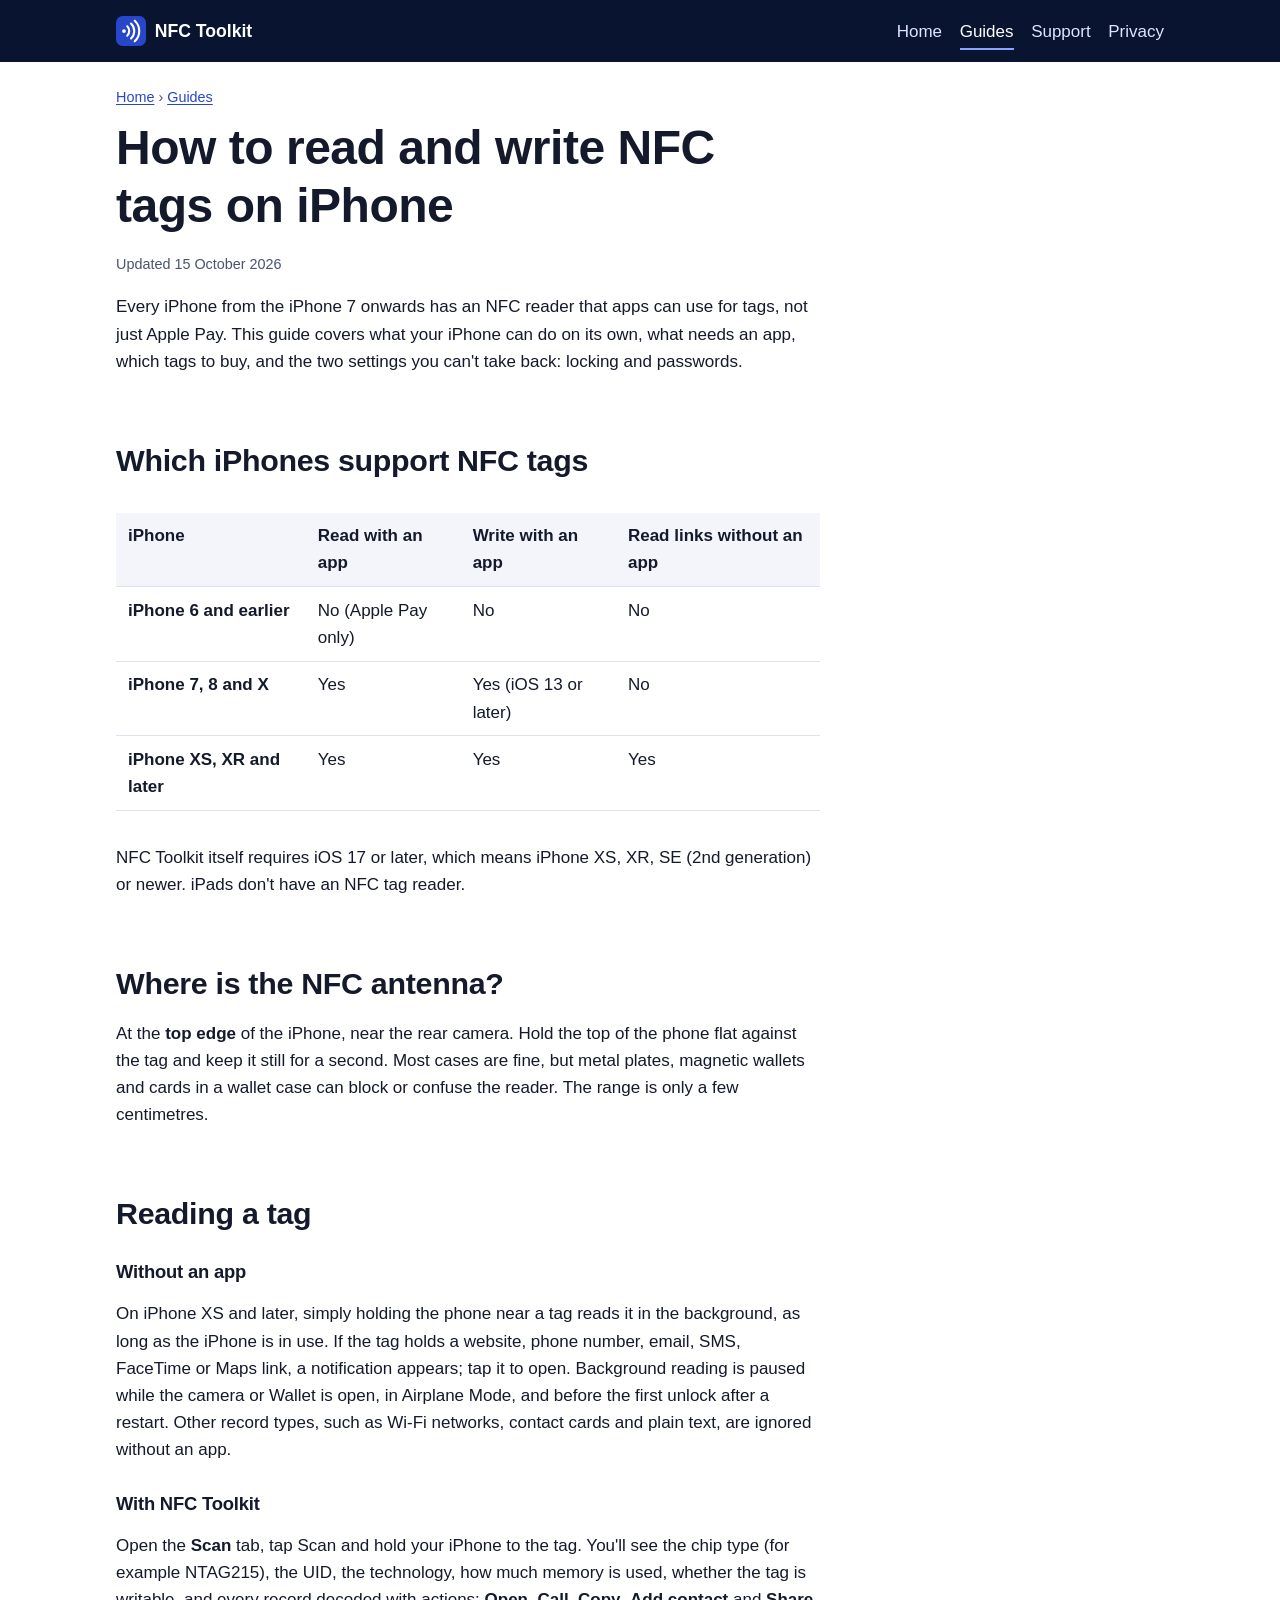
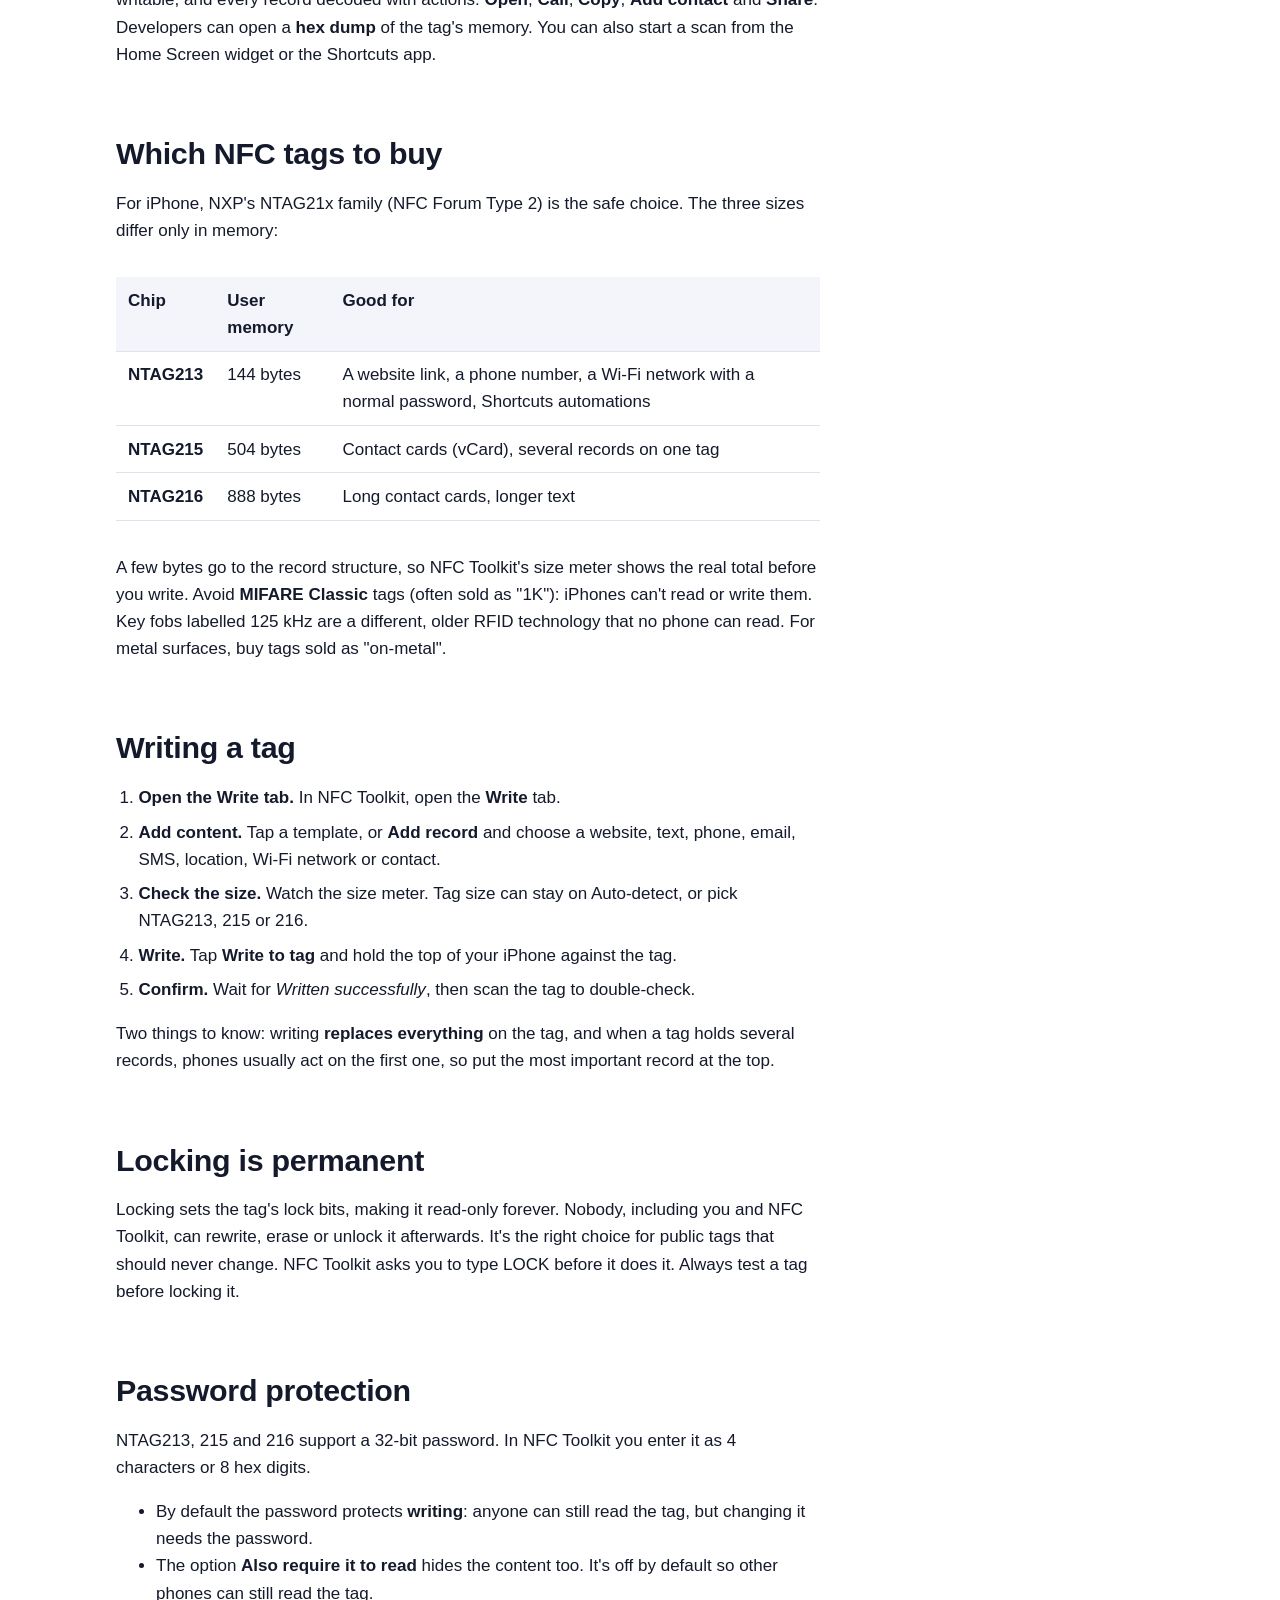
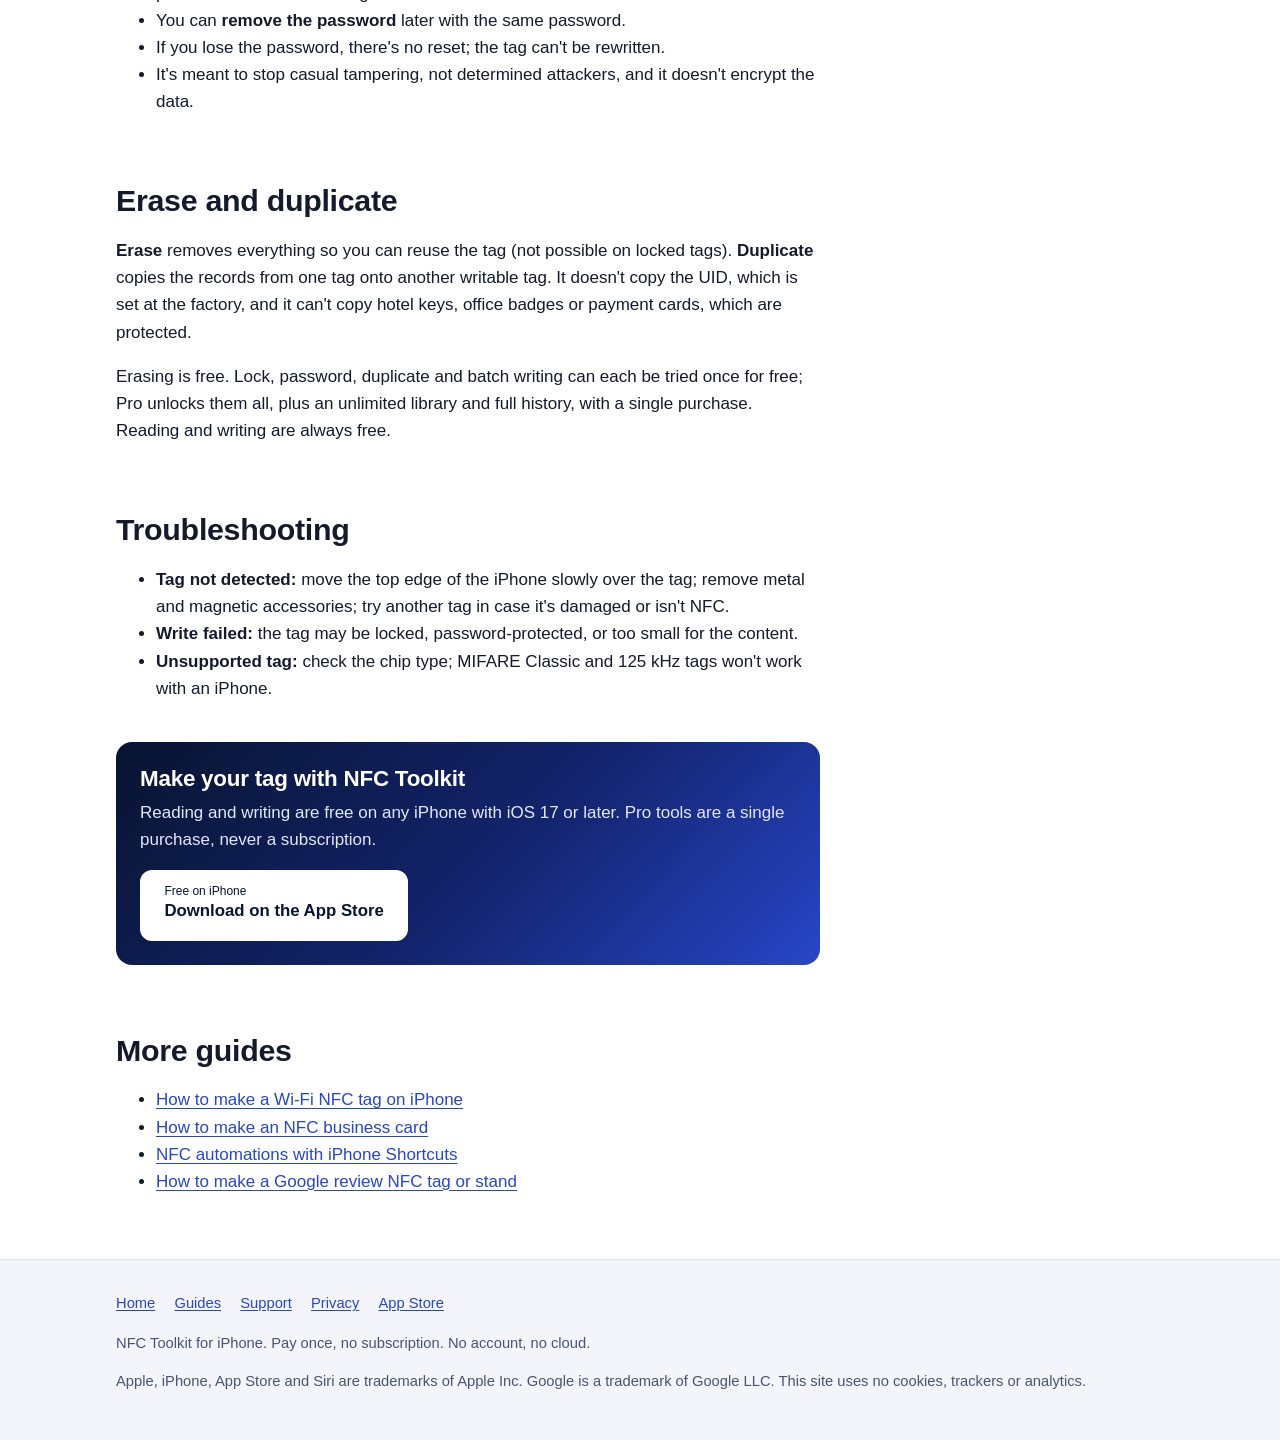
<file: guides/read-write-nfc-tags-iphone.html>
<!doctype html>
<html lang="en">
<head>
<meta charset="utf-8">
<meta name="viewport" content="width=device-width, initial-scale=1">
<title>How to Read and Write NFC Tags on iPhone: Models, Antenna &amp; NTAG Sizes</title>
<meta name="description" content="Which iPhones can read and write NFC tags, where the iPhone&#x27;s NFC antenna is, NTAG213 vs NTAG215 vs NTAG216 capacity, and how locking and password protection work.">
<link rel="canonical" href="https://ggfresard.github.io/nfc-toolkit-site/guides/read-write-nfc-tags-iphone.html">
<meta name="apple-itunes-app" content="app-id=6818562159">
<meta name="theme-color" content="#081430">
<meta property="og:type" content="article">
<meta property="og:site_name" content="NFC Toolkit">
<meta property="og:title" content="How to Read and Write NFC Tags on iPhone: Models, Antenna &amp; NTAG Sizes">
<meta property="og:description" content="Which iPhones can read and write NFC tags, where the iPhone&#x27;s NFC antenna is, NTAG213 vs NTAG215 vs NTAG216 capacity, and how locking and password protection work.">
<meta property="og:url" content="https://ggfresard.github.io/nfc-toolkit-site/guides/read-write-nfc-tags-iphone.html">
<meta property="og:image" content="https://ggfresard.github.io/nfc-toolkit-site/assets/img/screen-01.jpg">
<meta property="og:image:width" content="660">
<meta property="og:image:height" content="1434">
<meta property="og:image:alt" content="NFC Toolkit on iPhone showing a scanned NTAG215 tag">
<meta name="twitter:card" content="summary">
<meta name="twitter:title" content="How to Read and Write NFC Tags on iPhone: Models, Antenna &amp; NTAG Sizes">
<meta name="twitter:description" content="Which iPhones can read and write NFC tags, where the iPhone&#x27;s NFC antenna is, NTAG213 vs NTAG215 vs NTAG216 capacity, and how locking and password protection work.">
<meta name="twitter:image" content="https://ggfresard.github.io/nfc-toolkit-site/assets/img/screen-01.jpg">
<link rel="icon" href="../assets/icon.svg" type="image/svg+xml">
<link rel="stylesheet" href="../assets/style.css">
<script type="application/ld+json">
{
 "@context": "https://schema.org",
 "@graph": [
  {
   "@type": "Article",
   "headline": "How to read and write NFC tags on iPhone",
   "description": "Which iPhones can read and write NFC tags, where the iPhone's NFC antenna is, NTAG213 vs NTAG215 vs NTAG216 capacity, and how locking and password protection work.",
   "datePublished": "2026-10-15",
   "dateModified": "2026-10-15",
   "author": {
    "@type": "Organization",
    "name": "NFC Toolkit",
    "url": "https://ggfresard.github.io/nfc-toolkit-site/"
   },
   "publisher": {
    "@type": "Organization",
    "name": "NFC Toolkit",
    "url": "https://ggfresard.github.io/nfc-toolkit-site/"
   },
   "mainEntityOfPage": "https://ggfresard.github.io/nfc-toolkit-site/guides/read-write-nfc-tags-iphone.html",
   "image": "https://ggfresard.github.io/nfc-toolkit-site/assets/img/screen-01.jpg",
   "inLanguage": "en"
  },
  {
   "@type": "HowTo",
   "name": "Write an NFC tag with an iPhone",
   "description": "Which iPhones can read and write NFC tags, where the iPhone's NFC antenna is, NTAG213 vs NTAG215 vs NTAG216 capacity, and how locking and password protection work.",
   "tool": [
    {
     "@type": "HowToTool",
     "name": "iPhone with iOS 17 or later and NFC Toolkit"
    }
   ],
   "supply": [
    {
     "@type": "HowToSupply",
     "name": "NFC tag (NTAG213, NTAG215 or NTAG216)"
    }
   ],
   "step": [
    {
     "@type": "HowToStep",
     "position": 1,
     "name": "Open the Write tab",
     "text": "In NFC Toolkit, open the Write tab."
    },
    {
     "@type": "HowToStep",
     "position": 2,
     "name": "Add content",
     "text": "Tap a template, or Add record and choose a website, text, phone, email, SMS, location, Wi-Fi network or contact."
    },
    {
     "@type": "HowToStep",
     "position": 3,
     "name": "Check the size",
     "text": "Watch the size meter. Tag size can stay on Auto-detect, or pick NTAG213, 215 or 216."
    },
    {
     "@type": "HowToStep",
     "position": 4,
     "name": "Write",
     "text": "Tap Write to tag and hold the top of your iPhone against the tag."
    },
    {
     "@type": "HowToStep",
     "position": 5,
     "name": "Confirm",
     "text": "Wait for Written successfully, then scan the tag to double-check."
    }
   ]
  },
  {
   "@type": "BreadcrumbList",
   "itemListElement": [
    {
     "@type": "ListItem",
     "position": 1,
     "name": "Home",
     "item": "https://ggfresard.github.io/nfc-toolkit-site/"
    },
    {
     "@type": "ListItem",
     "position": 2,
     "name": "How to read and write NFC tags on iPhone",
     "item": "https://ggfresard.github.io/nfc-toolkit-site/guides/read-write-nfc-tags-iphone.html"
    }
   ]
  }
 ]
}
</script>
</head>
<body>
<a class="skip" href="#main">Skip to content</a>
<header class="site-header">
<div class="wrap">
<a class="brand" href="../"><svg viewBox="0 0 64 64" aria-hidden="true" focusable="false"><rect width="64" height="64" rx="14" fill="#2846C8"/><g fill="none" stroke="#fff" stroke-width="4.5" stroke-linecap="round"><path d="M24 22a14 14 0 0 1 0 20"/><path d="M32 16a22 22 0 0 1 0 32"/><path d="M40 10a30 30 0 0 1 0 44"/></g><circle cx="17" cy="32" r="4" fill="#fff"/></svg><span>NFC Toolkit</span></a>
<nav class="site-nav" aria-label="Main"><ul><li><a href="../">Home</a></li><li><a href="../#guides" aria-current="page">Guides</a></li><li><a href="../support.html">Support</a></li><li><a href="../privacy.html">Privacy</a></li></ul></nav>
</div>
</header>
<main id="main">
<div class="wrap"><article class="prose">
<p class="crumbs"><a href="../">Home</a> › <a href="../#guides">Guides</a></p>
<h1>How to read and write NFC tags on iPhone</h1>
<p class="meta">Updated <time datetime="2026-10-15">15 October 2026</time></p>
<p>Every iPhone from the iPhone 7 onwards has an NFC reader that apps can use for tags, not just Apple Pay. This guide covers what your iPhone can do on its own, what needs an app, which tags to buy, and the two settings you can't take back: locking and passwords.</p>
<h2>Which iPhones support NFC tags</h2>
<div class="table-wrap"><table>
<thead><tr><th scope="col">iPhone</th><th scope="col">Read with an app</th><th scope="col">Write with an app</th><th scope="col">Read links without an app</th></tr></thead>
<tbody>
<tr><th scope="row">iPhone 6 and earlier</th><td>No (Apple Pay only)</td><td>No</td><td>No</td></tr>
<tr><th scope="row">iPhone 7, 8 and X</th><td>Yes</td><td>Yes (iOS 13 or later)</td><td>No</td></tr>
<tr><th scope="row">iPhone XS, XR and later</th><td>Yes</td><td>Yes</td><td>Yes</td></tr>
</tbody></table></div>
<p>NFC Toolkit itself requires iOS 17 or later, which means iPhone XS, XR, SE (2nd generation) or newer. iPads don't have an NFC tag reader.</p>

<h2>Where is the NFC antenna?</h2>
<p>At the <strong>top edge</strong> of the iPhone, near the rear camera. Hold the top of the phone flat against the tag and keep it still for a second. Most cases are fine, but metal plates, magnetic wallets and cards in a wallet case can block or confuse the reader. The range is only a few centimetres.</p>

<h2>Reading a tag</h2>
<h3>Without an app</h3>
<p>On iPhone XS and later, simply holding the phone near a tag reads it in the background, as long as the iPhone is in use. If the tag holds a website, phone number, email, SMS, FaceTime or Maps link, a notification appears; tap it to open. Background reading is paused while the camera or Wallet is open, in Airplane Mode, and before the first unlock after a restart. Other record types, such as Wi-Fi networks, contact cards and plain text, are ignored without an app.</p>
<h3>With NFC Toolkit</h3>
<p>Open the <strong>Scan</strong> tab, tap Scan and hold your iPhone to the tag. You'll see the chip type (for example NTAG215), the UID, the technology, how much memory is used, whether the tag is writable, and every record decoded with actions: <strong>Open</strong>, <strong>Call</strong>, <strong>Copy</strong>, <strong>Add contact</strong> and <strong>Share</strong>. Developers can open a <strong>hex dump</strong> of the tag's memory. You can also start a scan from the Home Screen widget or the Shortcuts app.</p>

<h2>Which NFC tags to buy</h2>
<p>For iPhone, NXP's NTAG21x family (NFC Forum Type 2) is the safe choice. The three sizes differ only in memory:</p>
<div class="table-wrap"><table>
<thead><tr><th scope="col">Chip</th><th scope="col">User memory</th><th scope="col">Good for</th></tr></thead>
<tbody>
<tr><th scope="row">NTAG213</th><td>144 bytes</td><td>A website link, a phone number, a Wi-Fi network with a normal password, Shortcuts automations</td></tr>
<tr><th scope="row">NTAG215</th><td>504 bytes</td><td>Contact cards (vCard), several records on one tag</td></tr>
<tr><th scope="row">NTAG216</th><td>888 bytes</td><td>Long contact cards, longer text</td></tr>
</tbody></table></div>
<p>A few bytes go to the record structure, so NFC Toolkit's size meter shows the real total before you write. Avoid <strong>MIFARE Classic</strong> tags (often sold as "1K"): iPhones can't read or write them. Key fobs labelled 125 kHz are a different, older RFID technology that no phone can read. For metal surfaces, buy tags sold as "on-metal".</p>

<h2>Writing a tag</h2>
<ol class="steps"><li><strong>Open the Write tab.</strong> In NFC Toolkit, open the <strong>Write</strong> tab.</li><li><strong>Add content.</strong> Tap a template, or <strong>Add record</strong> and choose a website, text, phone, email, SMS, location, Wi-Fi network or contact.</li><li><strong>Check the size.</strong> Watch the size meter. Tag size can stay on Auto-detect, or pick NTAG213, 215 or 216.</li><li><strong>Write.</strong> Tap <strong>Write to tag</strong> and hold the top of your iPhone against the tag.</li><li><strong>Confirm.</strong> Wait for <em>Written successfully</em>, then scan the tag to double-check.</li></ol>
<p>Two things to know: writing <strong>replaces everything</strong> on the tag, and when a tag holds several records, phones usually act on the first one, so put the most important record at the top.</p>

<h2>Locking is permanent</h2>
<p>Locking sets the tag's lock bits, making it read-only forever. Nobody, including you and NFC Toolkit, can rewrite, erase or unlock it afterwards. It's the right choice for public tags that should never change. NFC Toolkit asks you to type LOCK before it does it. Always test a tag before locking it.</p>

<h2>Password protection</h2>
<p>NTAG213, 215 and 216 support a 32-bit password. In NFC Toolkit you enter it as 4 characters or 8 hex digits.</p>
<ul>
<li>By default the password protects <strong>writing</strong>: anyone can still read the tag, but changing it needs the password.</li>
<li>The option <strong>Also require it to read</strong> hides the content too. It's off by default so other phones can still read the tag.</li>
<li>You can <strong>remove the password</strong> later with the same password.</li>
<li>If you lose the password, there's no reset; the tag can't be rewritten.</li>
<li>It's meant to stop casual tampering, not determined attackers, and it doesn't encrypt the data.</li>
</ul>

<h2>Erase and duplicate</h2>
<p><strong>Erase</strong> removes everything so you can reuse the tag (not possible on locked tags). <strong>Duplicate</strong> copies the records from one tag onto another writable tag. It doesn't copy the UID, which is set at the factory, and it can't copy hotel keys, office badges or payment cards, which are protected.</p>
<p>Erasing is free. Lock, password, duplicate and batch writing can each be tried once for free; Pro unlocks them all, plus an unlimited library and full history, with a single purchase. Reading and writing are always free.</p>

<h2>Troubleshooting</h2>
<ul>
<li><strong>Tag not detected:</strong> move the top edge of the iPhone slowly over the tag; remove metal and magnetic accessories; try another tag in case it's damaged or isn't NFC.</li>
<li><strong>Write failed:</strong> the tag may be locked, password-protected, or too small for the content.</li>
<li><strong>Unsupported tag:</strong> check the chip type; MIFARE Classic and 125 kHz tags won't work with an iPhone.</li>
</ul>
<aside class="cta" aria-label="Get the app"><h2>Make your tag with NFC Toolkit</h2><p>Reading and writing are free on any iPhone with iOS 17 or later. Pro tools are a single purchase, never a subscription.</p><a class="btn" href="https://apps.apple.com/app/id6818562159"><span><small>Free on iPhone</small>Download on the App Store</span></a></aside>
<h2>More guides</h2>
<ul><li><a href="wifi-nfc-tag.html">How to make a Wi-Fi NFC tag on iPhone</a></li><li><a href="nfc-business-card.html">How to make an NFC business card</a></li><li><a href="iphone-shortcuts-nfc-automation.html">NFC automations with iPhone Shortcuts</a></li><li><a href="google-review-nfc-tag.html">How to make a Google review NFC tag or stand</a></li></ul>
</article></div>
</main>
<footer class="site-footer">
<div class="wrap">
<nav aria-label="Footer"><ul><li><a href="../">Home</a></li><li><a href="../#guides" aria-current="page">Guides</a></li><li><a href="../support.html">Support</a></li><li><a href="../privacy.html">Privacy</a></li><li><a href="https://apps.apple.com/app/id6818562159">App Store</a></li></ul></nav>
<p>NFC Toolkit for iPhone. Pay once, no subscription. No account, no cloud.</p>
<p>Apple, iPhone, App Store and Siri are trademarks of Apple Inc. Google is a trademark of Google LLC. This site uses no cookies, trackers or analytics.</p>
</div>
</footer>
</body>
</html>
</file>
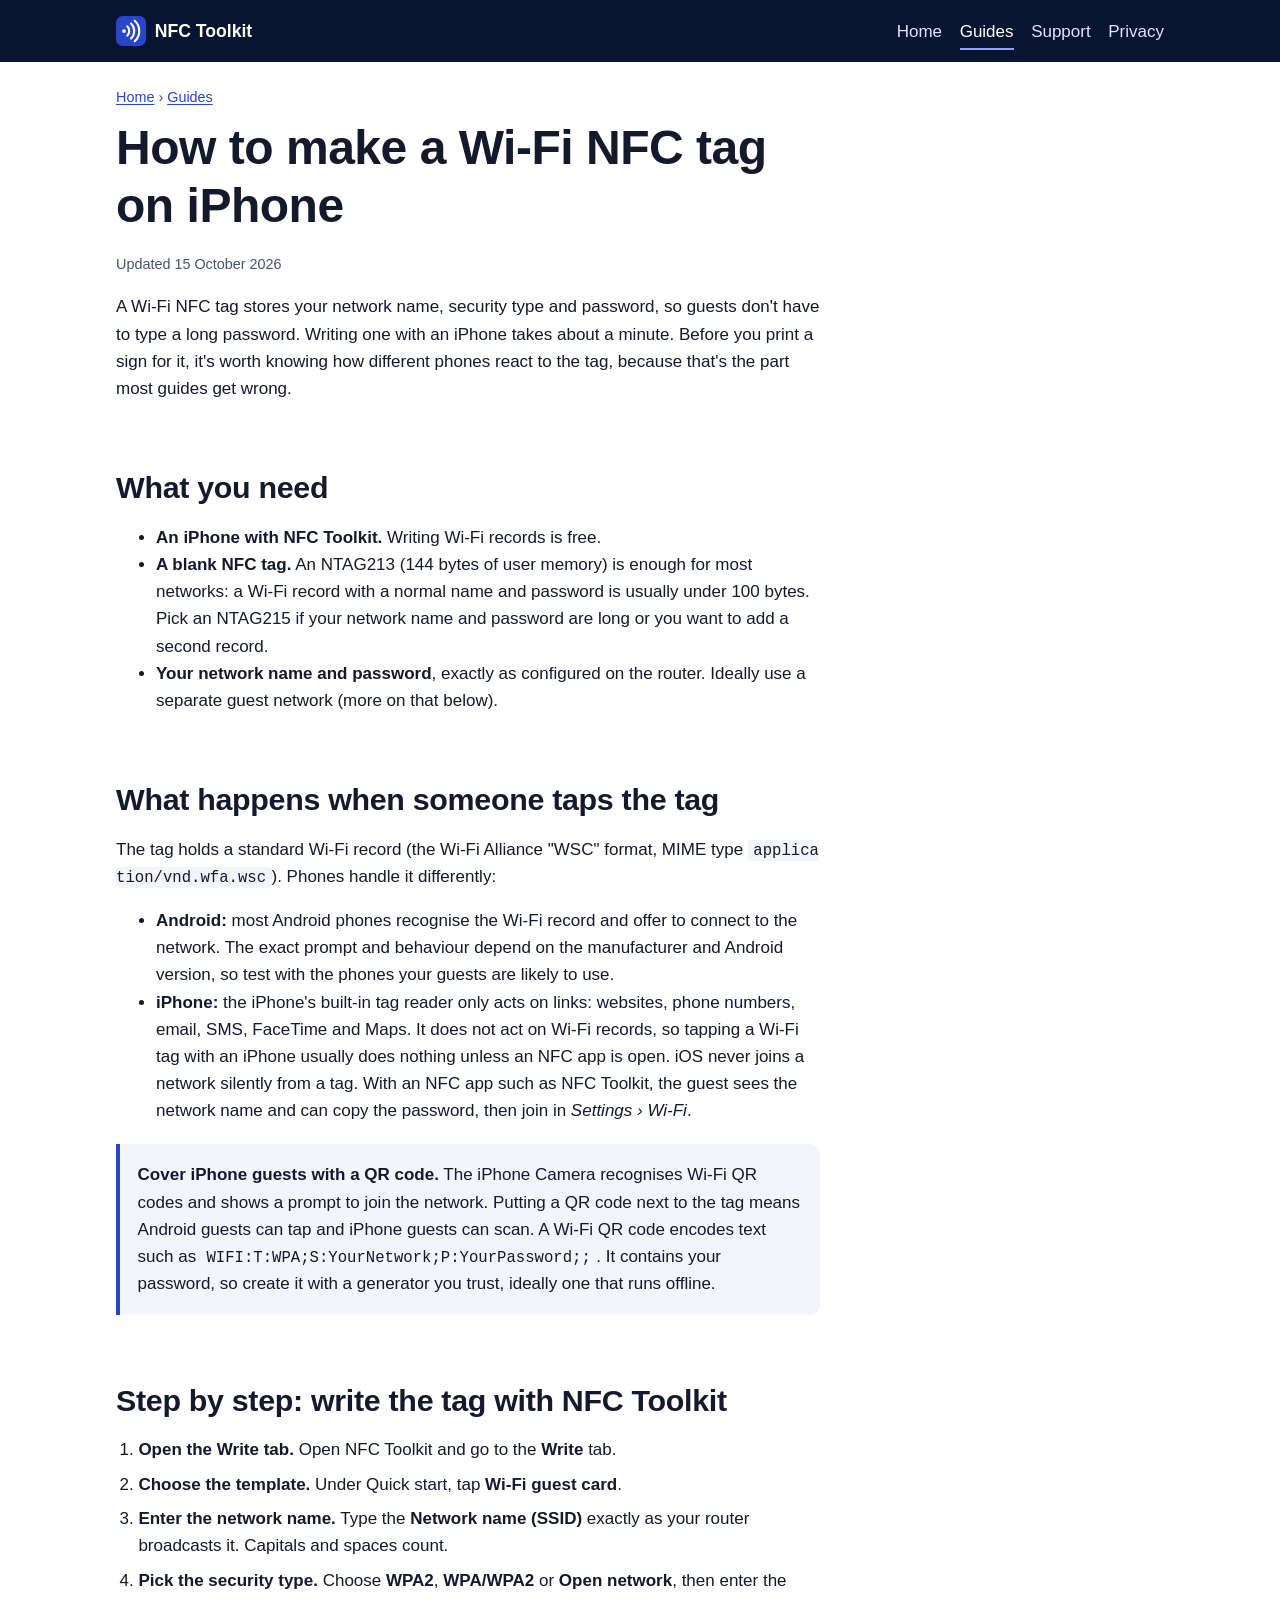
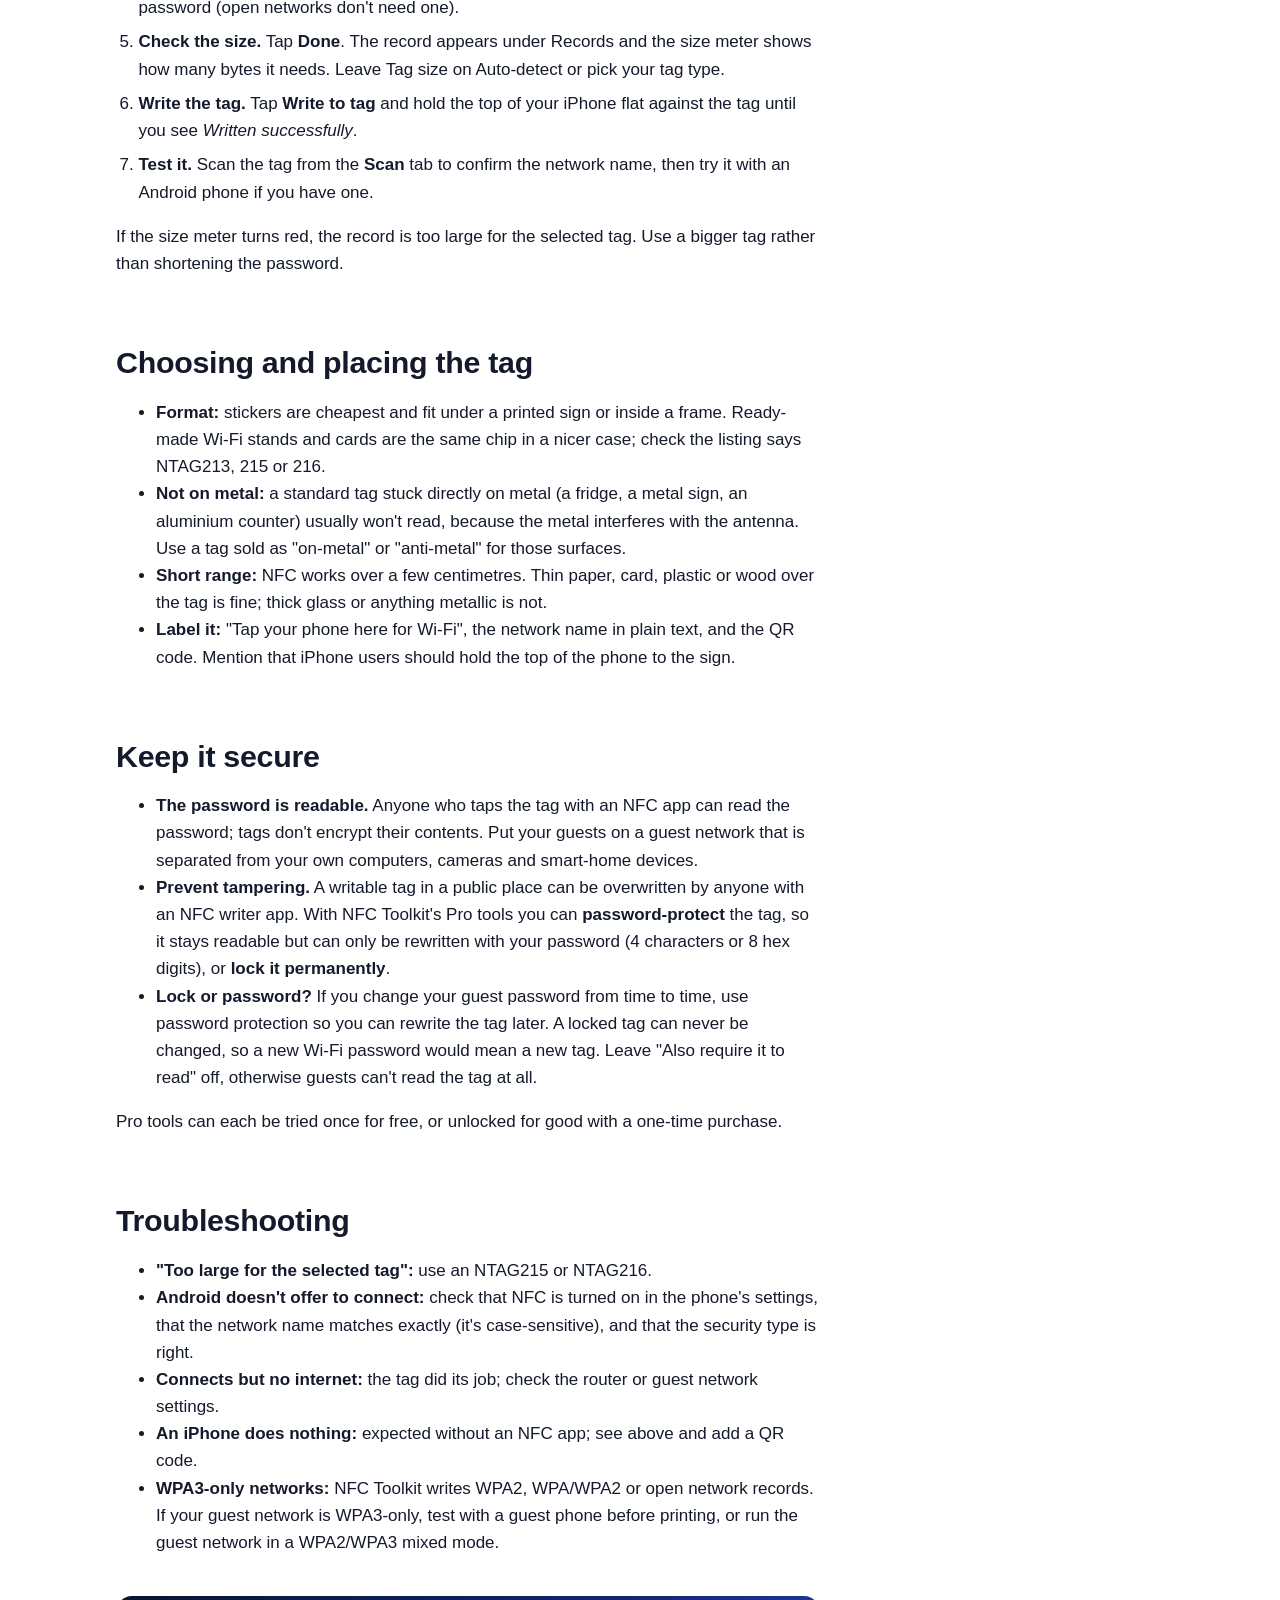
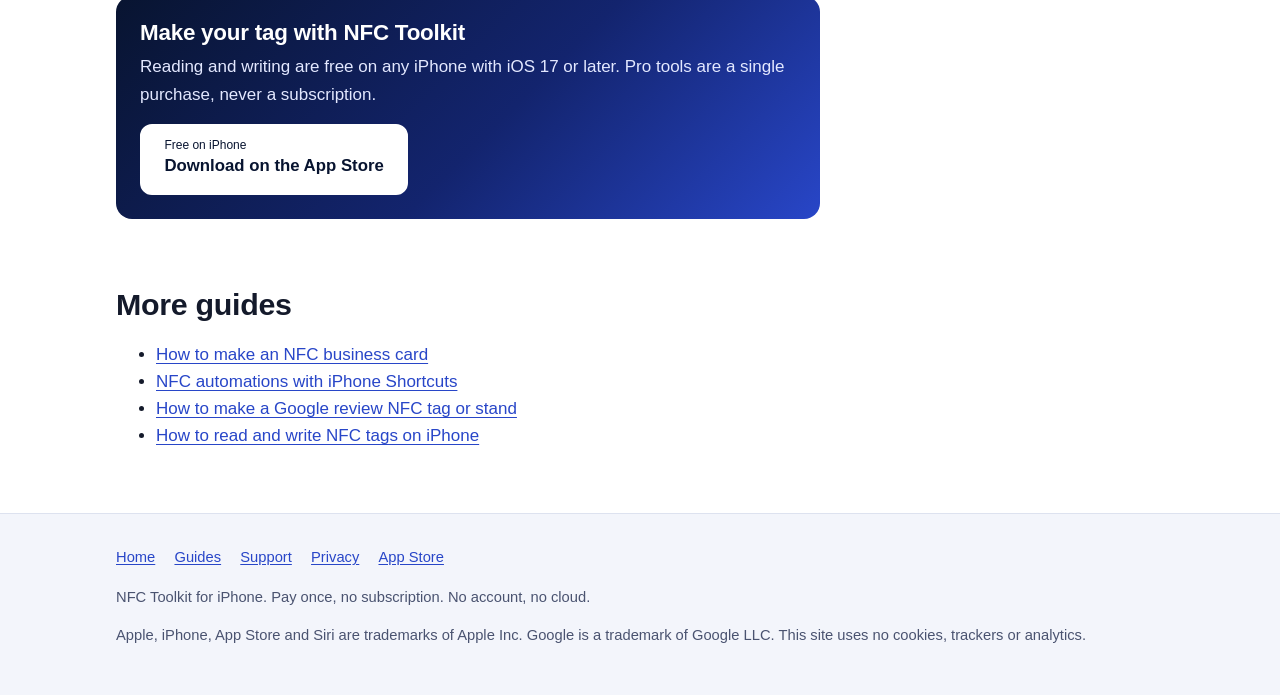
<file: guides/wifi-nfc-tag.html>
<!doctype html>
<html lang="en">
<head>
<meta charset="utf-8">
<meta name="viewport" content="width=device-width, initial-scale=1">
<title>How to Make a Wi-Fi NFC Tag on iPhone (Tap to Join Guest Wi-Fi)</title>
<meta name="description" content="Write your guest Wi-Fi to an NFC tag with an iPhone: which tag to buy, what iPhone and Android guests actually see when they tap it, and how to keep it from being tampered with.">
<link rel="canonical" href="https://ggfresard.github.io/nfc-toolkit-site/guides/wifi-nfc-tag.html">
<meta name="apple-itunes-app" content="app-id=6818562159">
<meta name="theme-color" content="#081430">
<meta property="og:type" content="article">
<meta property="og:site_name" content="NFC Toolkit">
<meta property="og:title" content="How to Make a Wi-Fi NFC Tag on iPhone (Tap to Join Guest Wi-Fi)">
<meta property="og:description" content="Write your guest Wi-Fi to an NFC tag with an iPhone: which tag to buy, what iPhone and Android guests actually see when they tap it, and how to keep it from being tampered with.">
<meta property="og:url" content="https://ggfresard.github.io/nfc-toolkit-site/guides/wifi-nfc-tag.html">
<meta property="og:image" content="https://ggfresard.github.io/nfc-toolkit-site/assets/img/screen-01.jpg">
<meta property="og:image:width" content="660">
<meta property="og:image:height" content="1434">
<meta property="og:image:alt" content="NFC Toolkit on iPhone showing a scanned NTAG215 tag">
<meta name="twitter:card" content="summary">
<meta name="twitter:title" content="How to Make a Wi-Fi NFC Tag on iPhone (Tap to Join Guest Wi-Fi)">
<meta name="twitter:description" content="Write your guest Wi-Fi to an NFC tag with an iPhone: which tag to buy, what iPhone and Android guests actually see when they tap it, and how to keep it from being tampered with.">
<meta name="twitter:image" content="https://ggfresard.github.io/nfc-toolkit-site/assets/img/screen-01.jpg">
<link rel="icon" href="../assets/icon.svg" type="image/svg+xml">
<link rel="stylesheet" href="../assets/style.css">
<script type="application/ld+json">
{
 "@context": "https://schema.org",
 "@graph": [
  {
   "@type": "Article",
   "headline": "How to make a Wi-Fi NFC tag on iPhone",
   "description": "Write your guest Wi-Fi to an NFC tag with an iPhone: which tag to buy, what iPhone and Android guests actually see when they tap it, and how to keep it from being tampered with.",
   "datePublished": "2026-10-15",
   "dateModified": "2026-10-15",
   "author": {
    "@type": "Organization",
    "name": "NFC Toolkit",
    "url": "https://ggfresard.github.io/nfc-toolkit-site/"
   },
   "publisher": {
    "@type": "Organization",
    "name": "NFC Toolkit",
    "url": "https://ggfresard.github.io/nfc-toolkit-site/"
   },
   "mainEntityOfPage": "https://ggfresard.github.io/nfc-toolkit-site/guides/wifi-nfc-tag.html",
   "image": "https://ggfresard.github.io/nfc-toolkit-site/assets/img/screen-01.jpg",
   "inLanguage": "en"
  },
  {
   "@type": "HowTo",
   "name": "Write a Wi-Fi NFC tag with an iPhone",
   "description": "Write your guest Wi-Fi to an NFC tag with an iPhone: which tag to buy, what iPhone and Android guests actually see when they tap it, and how to keep it from being tampered with.",
   "tool": [
    {
     "@type": "HowToTool",
     "name": "iPhone with iOS 17 or later and NFC Toolkit"
    }
   ],
   "supply": [
    {
     "@type": "HowToSupply",
     "name": "NFC tag (NTAG213, NTAG215 or NTAG216)"
    }
   ],
   "step": [
    {
     "@type": "HowToStep",
     "position": 1,
     "name": "Open the Write tab",
     "text": "Open NFC Toolkit and go to the Write tab."
    },
    {
     "@type": "HowToStep",
     "position": 2,
     "name": "Choose the template",
     "text": "Under Quick start, tap Wi-Fi guest card."
    },
    {
     "@type": "HowToStep",
     "position": 3,
     "name": "Enter the network name",
     "text": "Type the Network name (SSID) exactly as your router broadcasts it. Capitals and spaces count."
    },
    {
     "@type": "HowToStep",
     "position": 4,
     "name": "Pick the security type",
     "text": "Choose WPA2, WPA/WPA2 or Open network, then enter the password (open networks don't need one)."
    },
    {
     "@type": "HowToStep",
     "position": 5,
     "name": "Check the size",
     "text": "Tap Done. The record appears under Records and the size meter shows how many bytes it needs. Leave Tag size on Auto-detect or pick your tag type."
    },
    {
     "@type": "HowToStep",
     "position": 6,
     "name": "Write the tag",
     "text": "Tap Write to tag and hold the top of your iPhone flat against the tag until you see Written successfully."
    },
    {
     "@type": "HowToStep",
     "position": 7,
     "name": "Test it",
     "text": "Scan the tag from the Scan tab to confirm the network name, then try it with an Android phone if you have one."
    }
   ]
  },
  {
   "@type": "BreadcrumbList",
   "itemListElement": [
    {
     "@type": "ListItem",
     "position": 1,
     "name": "Home",
     "item": "https://ggfresard.github.io/nfc-toolkit-site/"
    },
    {
     "@type": "ListItem",
     "position": 2,
     "name": "How to make a Wi-Fi NFC tag on iPhone",
     "item": "https://ggfresard.github.io/nfc-toolkit-site/guides/wifi-nfc-tag.html"
    }
   ]
  }
 ]
}
</script>
</head>
<body>
<a class="skip" href="#main">Skip to content</a>
<header class="site-header">
<div class="wrap">
<a class="brand" href="../"><svg viewBox="0 0 64 64" aria-hidden="true" focusable="false"><rect width="64" height="64" rx="14" fill="#2846C8"/><g fill="none" stroke="#fff" stroke-width="4.5" stroke-linecap="round"><path d="M24 22a14 14 0 0 1 0 20"/><path d="M32 16a22 22 0 0 1 0 32"/><path d="M40 10a30 30 0 0 1 0 44"/></g><circle cx="17" cy="32" r="4" fill="#fff"/></svg><span>NFC Toolkit</span></a>
<nav class="site-nav" aria-label="Main"><ul><li><a href="../">Home</a></li><li><a href="../#guides" aria-current="page">Guides</a></li><li><a href="../support.html">Support</a></li><li><a href="../privacy.html">Privacy</a></li></ul></nav>
</div>
</header>
<main id="main">
<div class="wrap"><article class="prose">
<p class="crumbs"><a href="../">Home</a> › <a href="../#guides">Guides</a></p>
<h1>How to make a Wi-Fi NFC tag on iPhone</h1>
<p class="meta">Updated <time datetime="2026-10-15">15 October 2026</time></p>
<p>A Wi-Fi NFC tag stores your network name, security type and password, so guests don't have to type a long password. Writing one with an iPhone takes about a minute. Before you print a sign for it, it's worth knowing how different phones react to the tag, because that's the part most guides get wrong.</p>
<h2>What you need</h2>
<ul>
<li><strong>An iPhone with NFC Toolkit.</strong> Writing Wi-Fi records is free.</li>
<li><strong>A blank NFC tag.</strong> An NTAG213 (144 bytes of user memory) is enough for most networks: a Wi-Fi record with a normal name and password is usually under 100 bytes. Pick an NTAG215 if your network name and password are long or you want to add a second record.</li>
<li><strong>Your network name and password</strong>, exactly as configured on the router. Ideally use a separate guest network (more on that below).</li>
</ul>

<h2>What happens when someone taps the tag</h2>
<p>The tag holds a standard Wi-Fi record (the Wi-Fi Alliance "WSC" format, MIME type <code>application/vnd.wfa.wsc</code>). Phones handle it differently:</p>
<ul>
<li><strong>Android:</strong> most Android phones recognise the Wi-Fi record and offer to connect to the network. The exact prompt and behaviour depend on the manufacturer and Android version, so test with the phones your guests are likely to use.</li>
<li><strong>iPhone:</strong> the iPhone's built-in tag reader only acts on links: websites, phone numbers, email, SMS, FaceTime and Maps. It does not act on Wi-Fi records, so tapping a Wi-Fi tag with an iPhone usually does nothing unless an NFC app is open. iOS never joins a network silently from a tag. With an NFC app such as NFC Toolkit, the guest sees the network name and can copy the password, then join in <em>Settings › Wi-Fi</em>.</li>
</ul>
<div class="callout"><p><strong>Cover iPhone guests with a QR code.</strong> The iPhone Camera recognises Wi-Fi QR codes and shows a prompt to join the network. Putting a QR code next to the tag means Android guests can tap and iPhone guests can scan. A Wi-Fi QR code encodes text such as <code>WIFI:T:WPA;S:YourNetwork;P:YourPassword;;</code>. It contains your password, so create it with a generator you trust, ideally one that runs offline.</p></div>

<h2>Step by step: write the tag with NFC Toolkit</h2>
<ol class="steps"><li><strong>Open the Write tab.</strong> Open NFC Toolkit and go to the <strong>Write</strong> tab.</li><li><strong>Choose the template.</strong> Under Quick start, tap <strong>Wi-Fi guest card</strong>.</li><li><strong>Enter the network name.</strong> Type the <strong>Network name (SSID)</strong> exactly as your router broadcasts it. Capitals and spaces count.</li><li><strong>Pick the security type.</strong> Choose <strong>WPA2</strong>, <strong>WPA/WPA2</strong> or <strong>Open network</strong>, then enter the password (open networks don't need one).</li><li><strong>Check the size.</strong> Tap <strong>Done</strong>. The record appears under Records and the size meter shows how many bytes it needs. Leave Tag size on Auto-detect or pick your tag type.</li><li><strong>Write the tag.</strong> Tap <strong>Write to tag</strong> and hold the top of your iPhone flat against the tag until you see <em>Written successfully</em>.</li><li><strong>Test it.</strong> Scan the tag from the <strong>Scan</strong> tab to confirm the network name, then try it with an Android phone if you have one.</li></ol>
<p>If the size meter turns red, the record is too large for the selected tag. Use a bigger tag rather than shortening the password.</p>

<h2>Choosing and placing the tag</h2>
<ul>
<li><strong>Format:</strong> stickers are cheapest and fit under a printed sign or inside a frame. Ready-made Wi-Fi stands and cards are the same chip in a nicer case; check the listing says NTAG213, 215 or 216.</li>
<li><strong>Not on metal:</strong> a standard tag stuck directly on metal (a fridge, a metal sign, an aluminium counter) usually won't read, because the metal interferes with the antenna. Use a tag sold as "on-metal" or "anti-metal" for those surfaces.</li>
<li><strong>Short range:</strong> NFC works over a few centimetres. Thin paper, card, plastic or wood over the tag is fine; thick glass or anything metallic is not.</li>
<li><strong>Label it:</strong> "Tap your phone here for Wi-Fi", the network name in plain text, and the QR code. Mention that iPhone users should hold the top of the phone to the sign.</li>
</ul>

<h2>Keep it secure</h2>
<ul>
<li><strong>The password is readable.</strong> Anyone who taps the tag with an NFC app can read the password; tags don't encrypt their contents. Put your guests on a guest network that is separated from your own computers, cameras and smart-home devices.</li>
<li><strong>Prevent tampering.</strong> A writable tag in a public place can be overwritten by anyone with an NFC writer app. With NFC Toolkit's Pro tools you can <strong>password-protect</strong> the tag, so it stays readable but can only be rewritten with your password (4 characters or 8 hex digits), or <strong>lock it permanently</strong>.</li>
<li><strong>Lock or password?</strong> If you change your guest password from time to time, use password protection so you can rewrite the tag later. A locked tag can never be changed, so a new Wi-Fi password would mean a new tag. Leave "Also require it to read" off, otherwise guests can't read the tag at all.</li>
</ul>
<p>Pro tools can each be tried once for free, or unlocked for good with a one-time purchase.</p>

<h2>Troubleshooting</h2>
<ul>
<li><strong>"Too large for the selected tag":</strong> use an NTAG215 or NTAG216.</li>
<li><strong>Android doesn't offer to connect:</strong> check that NFC is turned on in the phone's settings, that the network name matches exactly (it's case-sensitive), and that the security type is right.</li>
<li><strong>Connects but no internet:</strong> the tag did its job; check the router or guest network settings.</li>
<li><strong>An iPhone does nothing:</strong> expected without an NFC app; see above and add a QR code.</li>
<li><strong>WPA3-only networks:</strong> NFC Toolkit writes WPA2, WPA/WPA2 or open network records. If your guest network is WPA3-only, test with a guest phone before printing, or run the guest network in a WPA2/WPA3 mixed mode.</li>
</ul>
<aside class="cta" aria-label="Get the app"><h2>Make your tag with NFC Toolkit</h2><p>Reading and writing are free on any iPhone with iOS 17 or later. Pro tools are a single purchase, never a subscription.</p><a class="btn" href="https://apps.apple.com/app/id6818562159"><span><small>Free on iPhone</small>Download on the App Store</span></a></aside>
<h2>More guides</h2>
<ul><li><a href="nfc-business-card.html">How to make an NFC business card</a></li><li><a href="iphone-shortcuts-nfc-automation.html">NFC automations with iPhone Shortcuts</a></li><li><a href="google-review-nfc-tag.html">How to make a Google review NFC tag or stand</a></li><li><a href="read-write-nfc-tags-iphone.html">How to read and write NFC tags on iPhone</a></li></ul>
</article></div>
</main>
<footer class="site-footer">
<div class="wrap">
<nav aria-label="Footer"><ul><li><a href="../">Home</a></li><li><a href="../#guides" aria-current="page">Guides</a></li><li><a href="../support.html">Support</a></li><li><a href="../privacy.html">Privacy</a></li><li><a href="https://apps.apple.com/app/id6818562159">App Store</a></li></ul></nav>
<p>NFC Toolkit for iPhone. Pay once, no subscription. No account, no cloud.</p>
<p>Apple, iPhone, App Store and Siri are trademarks of Apple Inc. Google is a trademark of Google LLC. This site uses no cookies, trackers or analytics.</p>
</div>
</footer>
</body>
</html>
</file>
<file: assets/style.css>
/* NFC Toolkit site — one shared stylesheet, no external assets. */
:root{--navy:#081430;--blue:#2846C8;--bg:#fff;--bg2:#f3f5fb;--fg:#141a2b;--muted:#4a5370;--line:#dde2ef;--link:#2846C8;--card:#fff;--ok:#16794a;--warn:#8a5a00;--warnbg:#fff6e0;--grad:linear-gradient(135deg,#081430 0%,#13246e 55%,#2846C8 100%);color-scheme:light dark}
@media (prefers-color-scheme:dark){:root{--bg:#0a0f1f;--bg2:#111833;--fg:#e8ebf5;--muted:#aab2cc;--line:#26304f;--link:#9db0ff;--card:#121a35;--ok:#5fd39a;--warn:#ffd27a;--warnbg:#2a2210}}
*,*::before,*::after{box-sizing:border-box}
html{-webkit-text-size-adjust:100%}
body{margin:0;font:1.0625rem/1.6 -apple-system,BlinkMacSystemFont,"Segoe UI",Roboto,Helvetica,Arial,sans-serif;color:var(--fg);background:var(--bg)}
img{max-width:100%;height:auto;display:block}
a{color:var(--link);text-underline-offset:.15em}
a:hover{text-decoration-thickness:2px}
:focus-visible{outline:3px solid #ffb020;outline-offset:2px}
h1,h2,h3{line-height:1.2;letter-spacing:-.01em}
h1{font-size:clamp(2rem,5vw,3rem);margin:.2em 0 .4em}
h2{font-size:clamp(1.45rem,3vw,1.9rem);margin:2.2em 0 .6em}
h3{font-size:1.15rem;margin:1.6em 0 .4em}
code{font:.92em ui-monospace,SFMono-Regular,Menlo,monospace;background:var(--bg2);padding:.1em .35em;border-radius:4px;word-break:break-all}
.skip{position:absolute;left:-999px;top:0;background:#fff;color:#000;padding:.5rem 1rem;z-index:9}
.skip:focus{left:.5rem}
.wrap{max-width:68rem;margin:0 auto;padding:0 1.25rem}
.prose{max-width:44rem}
.site-header{background:var(--navy);color:#fff}
.site-header .wrap{display:flex;flex-wrap:wrap;align-items:center;justify-content:space-between;gap:.5rem 1.5rem;padding-top:.8rem;padding-bottom:.8rem}
.brand{display:flex;align-items:center;gap:.55rem;color:#fff;font-weight:700;text-decoration:none;font-size:1.1rem}
.brand svg{width:30px;height:30px}
.site-nav ul{display:flex;flex-wrap:wrap;gap:.25rem 1.1rem;list-style:none;margin:0;padding:0}
.site-nav a{color:#dfe5ff;text-decoration:none;padding:.3rem 0;display:inline-block}
.site-nav a:hover,.site-nav a[aria-current=page]{color:#fff;box-shadow:inset 0 -2px #8ea2ff}
.hero{background:var(--grad);color:#fff;padding:3rem 0 3.5rem}
.hero .wrap{display:grid;gap:2.5rem;align-items:center}
@media (min-width:820px){.hero .wrap{grid-template-columns:1.25fr .75fr}}
.hero p{color:#e3e8ff;font-size:1.15rem;max-width:36rem}
.hero .shot{max-width:260px;margin:0 auto}
.hero .pill{display:inline-block;background:#fff;color:#1f37b0;font-weight:700;padding:.3rem .9rem;border-radius:99px;font-size:.95rem}
.btn{display:inline-flex;align-items:center;gap:.5rem;background:#fff;color:var(--navy);font-weight:700;text-decoration:none;padding:.85rem 1.4rem;border-radius:12px;border:2px solid #fff;font-size:1.05rem}
.btn:hover{background:#e9edff}
.btn small{display:block;font-weight:500;font-size:.75rem;line-height:1.1}
.btn-dark{background:var(--blue);color:#fff;border-color:var(--blue)}
.btn-dark:hover{background:#1f37a8}
.hero .note{font-size:.9rem;color:#c9d2ff;margin-top:.8rem}
section{padding:.5rem 0}
.grid{display:grid;gap:1rem;grid-template-columns:repeat(auto-fit,minmax(15.5rem,1fr))}
.card{background:var(--card);border:1px solid var(--line);border-radius:14px;padding:1.1rem 1.25rem}
.card h3{margin-top:0}
.card ul{padding-left:1.1rem;margin:.4rem 0 0}
.card p{margin:.3rem 0 0;color:var(--muted)}
a.card{display:block;text-decoration:none;color:inherit}
a.card:hover{border-color:var(--link)}
a.card h3{color:var(--link)}
.table-wrap{overflow-x:auto}
table{border-collapse:collapse;width:100%;min-width:30rem;margin:1rem 0}
th,td{text-align:left;padding:.6rem .75rem;border-bottom:1px solid var(--line);vertical-align:top}
thead th{background:var(--bg2)}
td.c,th.c{text-align:center}
.yes{color:var(--ok);font-weight:700}
.shots{display:flex;gap:1rem;overflow-x:auto;scroll-snap-type:x mandatory;padding:.5rem 0 1rem}
.shots figure{flex:0 0 220px;margin:0;scroll-snap-align:start}
.shots img{border-radius:18px;border:1px solid var(--line)}
figcaption{font-size:.9rem;color:var(--muted);margin-top:.4rem;text-align:center}
details{border:1px solid var(--line);border-radius:12px;padding:.8rem 1.1rem;margin:.6rem 0;background:var(--card)}
summary{cursor:pointer;font-weight:650}
details p{margin:.6rem 0 .2rem}
.callout{border-left:4px solid var(--blue);background:var(--bg2);padding:.8rem 1.1rem;border-radius:0 10px 10px 0;margin:1.2rem 0}
.callout.warn{border-color:#d89400;background:var(--warnbg)}
.callout p{margin:.3rem 0}
ol.steps{padding-left:1.4rem}
ol.steps li{margin:.45rem 0}
.crumbs{font-size:.9rem;color:var(--muted);margin:1.5rem 0 0}
.meta{color:var(--muted);font-size:.9rem}
.cta{background:var(--grad);color:#fff;border-radius:16px;padding:1.5rem 1.5rem;margin:2.5rem 0}
.cta h2{margin:0 0 .4rem;font-size:1.4rem}
.cta p{color:#e3e8ff;margin:0 0 1rem}
.site-footer{margin-top:4rem;background:var(--bg2);border-top:1px solid var(--line);padding:2rem 0;font-size:.92rem;color:var(--muted)}
.site-footer ul{display:flex;flex-wrap:wrap;gap:.4rem 1.2rem;list-style:none;padding:0;margin:0 0 1rem}
.center{text-align:center}
@media (prefers-reduced-motion:no-preference){html{scroll-behavior:smooth}}
</file>
